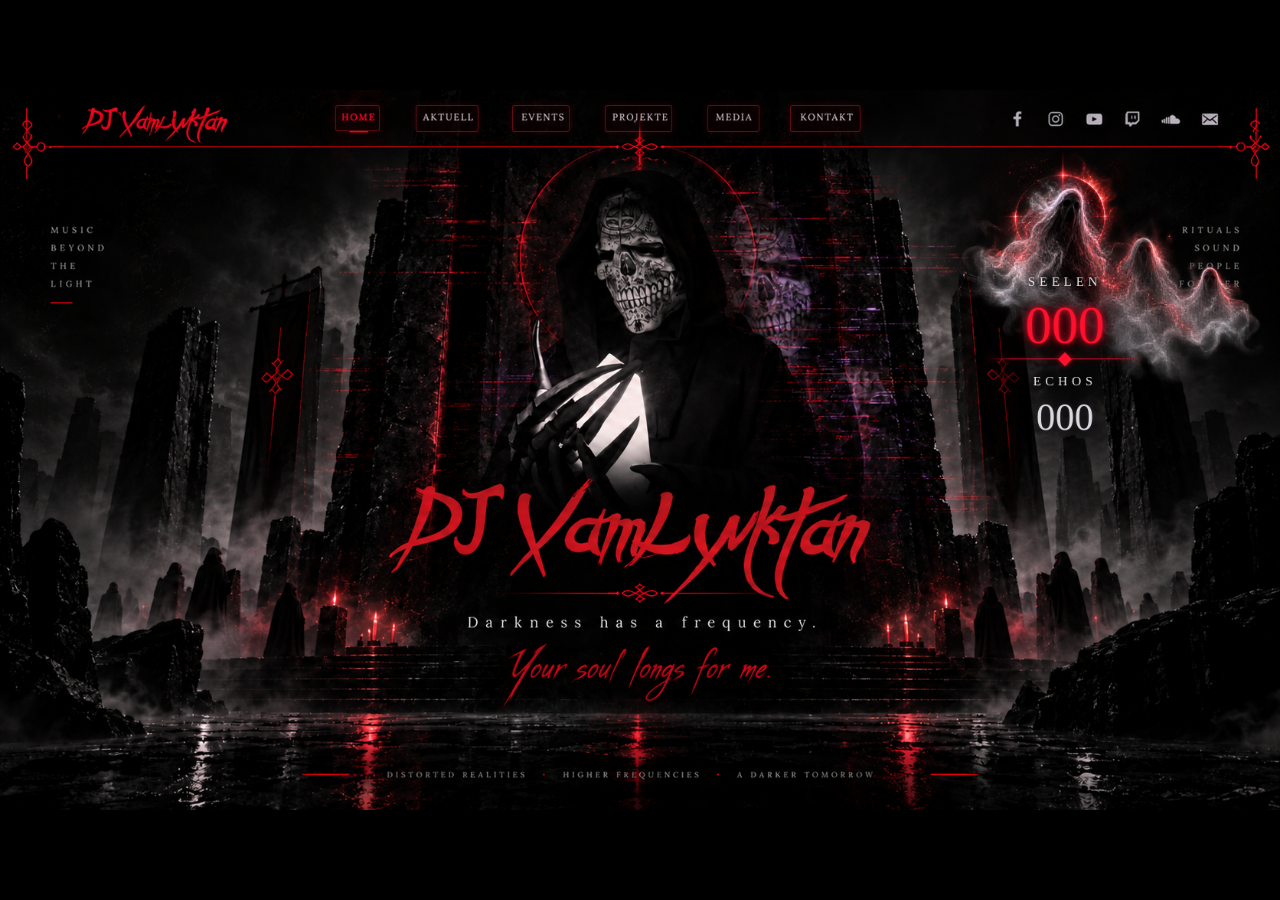
<file: index.html>
<!doctype html>
<html lang="de">
<head>
  <meta charset="utf-8">
  <meta name="viewport" content="width=device-width,initial-scale=1">
  <title>DJ VamLykTan</title>
  <meta name="description" content="Offizielle Homepage von DJ VamLykTan">
  <link rel="stylesheet" href="counter.css">

  <style>
    #rotate-device {
      display: none;
    }

    @media (max-width: 900px) and (orientation: portrait) and (pointer: coarse) {
      html,
      body {
        width: 100%;
        height: 100%;
        margin: 0;
        overflow: hidden;
        background: #030005;
      }

      #viewport,
      #debug-panel {
        display: none !important;
      }

      #rotate-device {
        position: fixed;
        inset: 0;
        z-index: 999999;
        display: flex;
        align-items: center;
        justify-content: center;
        box-sizing: border-box;
        padding: 24px;
        overflow: hidden;
        color: #f4e7ff;
        text-align: center;
        background:
          radial-gradient(circle at 50% 32%, rgba(218, 63, 255, .23), transparent 35%),
          radial-gradient(circle at 18% 78%, rgba(135, 0, 255, .16), transparent 34%),
          linear-gradient(180deg, #100014 0%, #050008 55%, #010102 100%);
      }

      #rotate-device::before {
        content: "";
        position: absolute;
        inset: 0;
        pointer-events: none;
        opacity: .62;
        background:
          repeating-linear-gradient(
            180deg,
            rgba(239, 94, 255, .035) 0,
            rgba(239, 94, 255, .035) 2px,
            transparent 2px,
            transparent 8px
          ),
          linear-gradient(90deg, transparent, rgba(217, 83, 255, .08), transparent);
      }

      .rotate-card {
        position: relative;
        width: min(82vw, 380px);
        box-sizing: border-box;
        padding: 34px 24px 30px;
        border: 1px solid rgba(224, 91, 255, .68);
        background: rgba(12, 0, 17, .82);
        box-shadow:
          inset 0 0 22px rgba(216, 73, 255, .12),
          0 0 30px rgba(202, 39, 255, .24),
          0 0 70px rgba(141, 0, 255, .10);
      }

      .rotate-phone {
        position: relative;
        width: 58px;
        height: 96px;
        margin: 0 auto 30px;
        border: 2px solid #e26cff;
        border-radius: 10px;
        box-shadow:
          inset 0 0 14px rgba(226, 108, 255, .14),
          0 0 18px rgba(226, 108, 255, .32);
        transform: rotate(90deg);
      }

      .rotate-phone::before {
        content: "";
        position: absolute;
        left: 50%;
        bottom: 6px;
        width: 7px;
        height: 7px;
        border: 1px solid #e26cff;
        border-radius: 50%;
        transform: translateX(-50%);
        box-shadow: 0 0 8px rgba(226, 108, 255, .65);
      }

      .rotate-phone::after {
        content: "↻";
        position: absolute;
        left: 50%;
        top: 50%;
        color: #f19cff;
        font-size: 34px;
        line-height: 1;
        text-shadow: 0 0 14px rgba(226, 108, 255, .70);
        transform: translate(-50%, -50%) rotate(-90deg);
      }

      .rotate-title {
        margin: 0;
        color: #ed83ff;
        font-family: Georgia, "Times New Roman", serif;
        font-size: clamp(28px, 8vw, 42px);
        font-weight: 700;
        line-height: 1.1;
        letter-spacing: .12em;
        text-transform: uppercase;
        text-shadow:
          0 0 10px rgba(236, 104, 255, .48),
          0 0 24px rgba(184, 42, 255, .24);
      }

      .rotate-line {
        width: 128px;
        height: 1px;
        margin: 20px auto 18px;
        background: linear-gradient(90deg, transparent, #e26cff, transparent);
        box-shadow: 0 0 12px rgba(226, 108, 255, .70);
      }

      .rotate-text {
        margin: 0;
        color: rgba(244, 231, 255, .82);
        font-family: Georgia, "Times New Roman", serif;
        font-size: 13px;
        line-height: 1.65;
        letter-spacing: .14em;
        text-transform: uppercase;
      }
    }
  </style>

  <script src="debug-auth.js"></script>
  <script src="counter.js" defer></script>
  <script src="gothic-enter.js" defer></script>
  <script src="counter-live.js" defer></script>
  <script src="ios-note.js" defer></script>
</head>
<body>
  <div id="rotate-device" role="status" aria-live="polite">
    <div class="rotate-card">
      <div class="rotate-phone" aria-hidden="true"></div>
      <h1 class="rotate-title">GERÄT DREHEN</h1>
      <div class="rotate-line" aria-hidden="true"></div>
      <p class="rotate-text">Diese Seite ist auf dem Handy nur im Landscape-Modus verfügbar.</p>
    </div>
  </div>

  <main id="viewport" aria-label="DJ VamLykTan">
    <div id="stage">
      <img id="hero-image" class="hero-image"
           src="images/Gothic.png"
           alt="DJ VamLykTan Hero">

      <img id="soul-overlay" class="soul-overlay"
           src="images/Gothic_Soul.png"
           alt=""
           aria-hidden="true">

      <aside id="soul-readout" aria-label="Seelen und Echos">
        <section class="counter counter-souls" aria-label="Seelen">
          <span class="counter-label">SEELEN</span>
          <strong id="souls" class="counter-value soul-value">000</strong>
        </section>

        <div class="counter-divider" aria-hidden="true">
          <span class="divider-diamond"></span>
        </div>

        <section class="counter counter-echoes" aria-label="Echos">
          <span class="counter-label">ECHOS</span>
          <strong id="echoes" class="counter-value echo-value">000</strong>
        </section>
      </aside>
    </div>
  </main>

  <form id="debug-panel" autocomplete="off" hidden>
    <label>Bild
      <select id="debug-hero">
        <option value="gothic">Gothic</option>
        <option value="main">mainbackground</option>
        <option value="psycho">Psycho</option>
      </select>
    </label>

    <label>Seelen
      <input id="debug-souls" type="number" min="0" step="1">
    </label>

    <label>Echos
      <input id="debug-echoes" type="number" min="0" step="1">
    </label>

    <button type="submit">Setzen</button>
  </form>
</body>
</html>
</file>
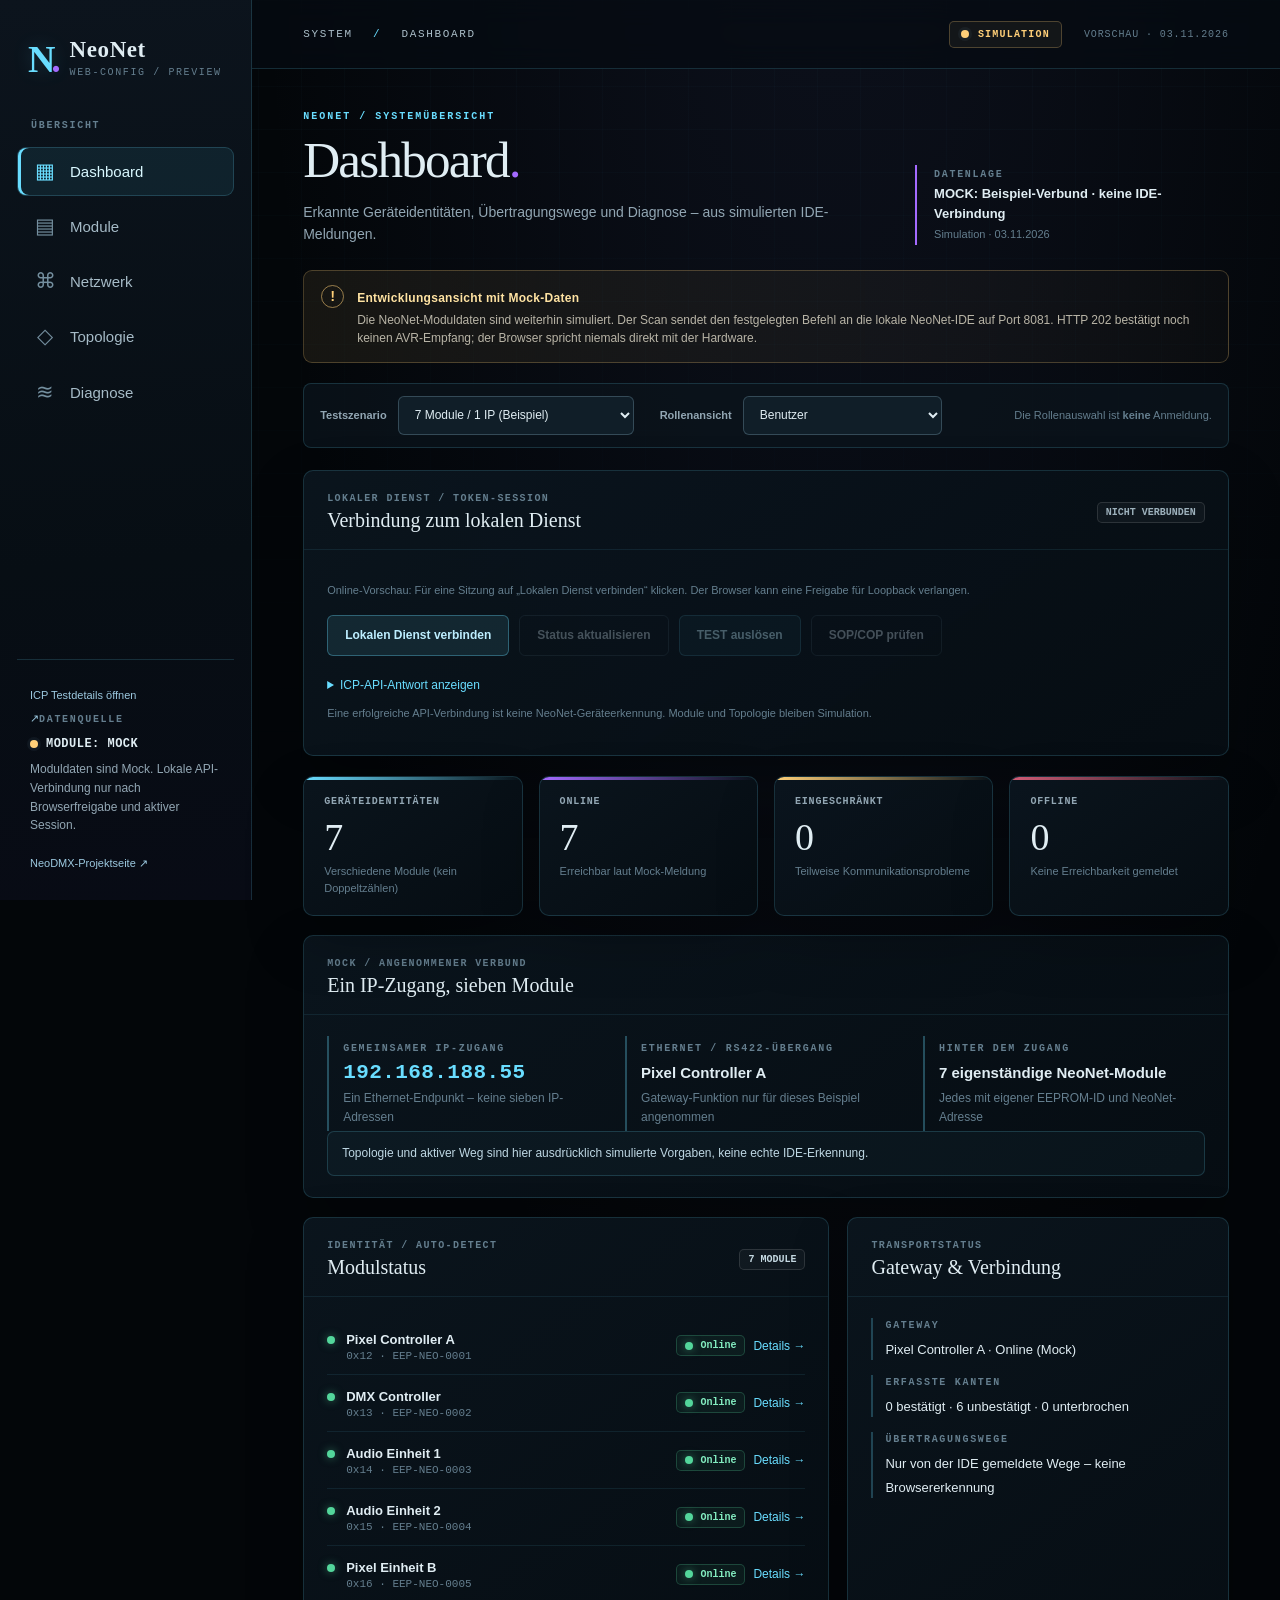
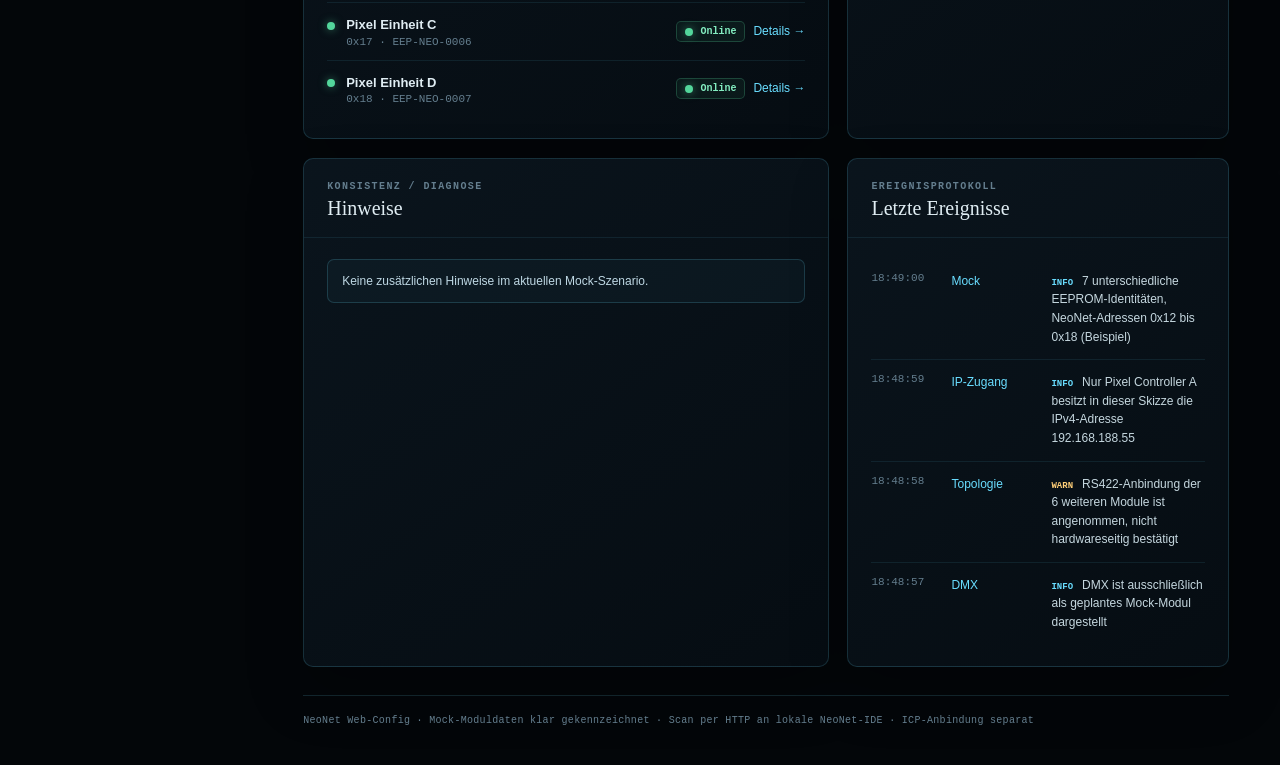
<file: neonet/index.html>
<!doctype html>
<html lang="de">
<head>
  <meta charset="utf-8">
  <meta name="viewport" content="width=device-width, initial-scale=1">
  <meta name="color-scheme" content="dark">
  <meta name="description" content="NeoNet Web-Config – NeoNet Web-Config mit live IDE-Scan und getrennten Mock-Moduldaten">
  <meta http-equiv="Content-Security-Policy" content="default-src 'self'; script-src 'self'; style-src 'self'; img-src 'self' data:; connect-src 'self' http://127.0.0.1:8080 http://127.0.0.1:8081; object-src 'none'; base-uri 'none'; form-action 'none'">
  <title>NeoNet Web-Config | Mock-Vorschau</title>
  <link rel="stylesheet" href="css/styles.css">
  <script src="js/core.js" defer></script>
  <script src="js/mocks.js" defer></script>
  <script src="js/neonet-ide-scan.js" defer></script>
  <script src="js/neonet-ide-transport.js" defer></script>
  <script src="js/app.js" defer></script>
  <script src="js/deployment.js" defer></script>
  <script src="js/online-client.js" defer></script>
  <script src="js/online-dashboard.js" defer></script>
</head>
<body>
  <a class="skip-link" href="#main">Zum Inhalt</a>
  <div class="app-shell">
    <aside class="sidebar" aria-label="Navigation">
      <a class="brand" href="index.html" aria-label="NeoNet Web-Config – Startseite"><span class="brand-symbol">N<span class="brand-dot">.</span></span><span><strong>NeoNet</strong><small>WEB-CONFIG / PREVIEW</small></span></a>
      <div class="sidebar-section-caption">ÜBERSICHT</div>
      <nav id="nav" class="nav" aria-label="Funktionsbereiche">
        <button type="button" class="nav-item active" data-page="dashboard" aria-current="page"><span class="nav-symbol">▦</span> Dashboard</button>
        <button type="button" class="nav-item" data-page="modules"><span class="nav-symbol">▤</span> Module</button>
        <button type="button" class="nav-item" data-page="network"><span class="nav-symbol">⌘</span> Netzwerk</button>
        <button type="button" class="nav-item" data-page="topology"><span class="nav-symbol">◇</span> Topologie</button>
        <button type="button" class="nav-item" data-page="diagnostics"><span class="nav-symbol">≋</span> Diagnose</button>
      </nav>
      <div class="sidebar-bottom"><a class="local-test-link" href="icp-test.html">ICP Testdetails öffnen ↗</a><span class="small-kicker">DATENQUELLE</span><div class="side-status"><span class="status-dot warning"></span><span>MODULE: MOCK</span></div><p>Moduldaten sind Mock. Lokale API-Verbindung nur nach Browserfreigabe und aktiver Session.</p><a href="https://vamlyktan.github.io/projects/NeoDMX/NeoDMX_Info.html" rel="noopener noreferrer" target="_blank">NeoDMX-Projektseite ↗</a></div>
    </aside>
    <div class="workspace">
      <header class="topbar"><div class="mobile-brand">NeoNet <span>CONFIG</span></div><div class="breadcrumb" id="breadcrumb">SYSTEM <span>/</span> DASHBOARD</div><div class="header-tools"><span class="header-chip"><span class="status-dot warning"></span>SIMULATION</span><span class="header-version">VORSCHAU · 03.11.2026</span></div></header>
      <main id="main" tabindex="-1">
        <div class="page-heading"><div><div class="eyebrow" id="page-kicker">NEONET / SYSTEMÜBERSICHT</div><h1 id="page-title">Dashboard<span class="title-accent">.</span></h1><p id="page-subtitle" class="page-subtitle">Erkannte Geräteidentitäten, Übertragungswege und Diagnose – aus simulierten IDE-Meldungen.</p></div><div class="source-panel"><span class="small-kicker">DATENLAGE</span><strong id="source-status">Mock-Daten</strong><span id="source-updated" class="small-muted">Keine Live-Geräte</span></div></div>
        <div class="mock-banner" role="status"><span class="banner-icon">!</span><div><strong>Entwicklungsansicht mit Mock-Daten</strong><p>Die NeoNet-Moduldaten sind weiterhin simuliert. Der Scan sendet den festgelegten Befehl an die lokale NeoNet-IDE auf Port 8081. HTTP 202 bestätigt noch keinen AVR-Empfang; der Browser spricht niemals direkt mit der Hardware.</p></div></div>
        <div class="control-strip"><label for="scenario">Testszenario</label><select id="scenario"><option value="seven" selected>7 Module / 1 IP (Beispiel)</option><option value="normal">Ursprungs-Mock (N: Adresskonflikt)</option><option value="gateway">Gateway offline</option><option value="unknown">Topologie unklar</option><option value="addresses">Gleiche Adresse im Verbund</option></select><label for="role">Rollenansicht</label><select id="role"><option value="user">Benutzer</option><option value="admin">Administrator (nur Vorschau)</option></select><span class="strip-note">Die Rollenauswahl ist <strong>keine</strong> Anmeldung.</span></div>
        <section class="panel icp-live-panel" aria-labelledby="icp-live-heading">
      <div class="panel-header"><div><div class="panel-kicker">LOKALER DIENST / TOKEN-SESSION</div><h2 id="icp-live-heading" class="panel-heading">Verbindung zum lokalen Dienst</h2></div><span id="icp-live-status" class="pill unknown">NICHT VERBUNDEN</span></div>
      <div class="panel-body"><p id="icp-live-details" class="small-muted">Sitzung nur auf Wunsch herstellen. Browserberechtigung kann erforderlich sein.</p>
      <div class="actions"><button id="icp-live-connect" class="btn" type="button">Lokalen Dienst verbinden</button><button id="icp-live-refresh" class="btn secondary" type="button" disabled>Status aktualisieren</button><button id="icp-live-test" class="btn" type="button" disabled>TEST auslösen</button><button id="icp-live-check" class="btn secondary" type="button" disabled>SOP/COP prüfen</button></div>
      <details class="icp-live-raw"><summary>ICP-API-Antwort anzeigen</summary><pre id="icp-live-output">Noch keine Antwort</pre></details>
      <p class="small-muted">Eine erfolgreiche API-Verbindung ist keine NeoNet-Geräteerkennung. Module und Topologie bleiben Simulation.</p></div>
    </section>
    <div id="view" aria-live="polite"></div>
        <footer>NeoNet Web-Config · Mock-Moduldaten klar gekennzeichnet · Scan per HTTP an lokale NeoNet-IDE · ICP-Anbindung separat</footer>
      </main>
    </div>
  </div>
</body>
</html>
</file>
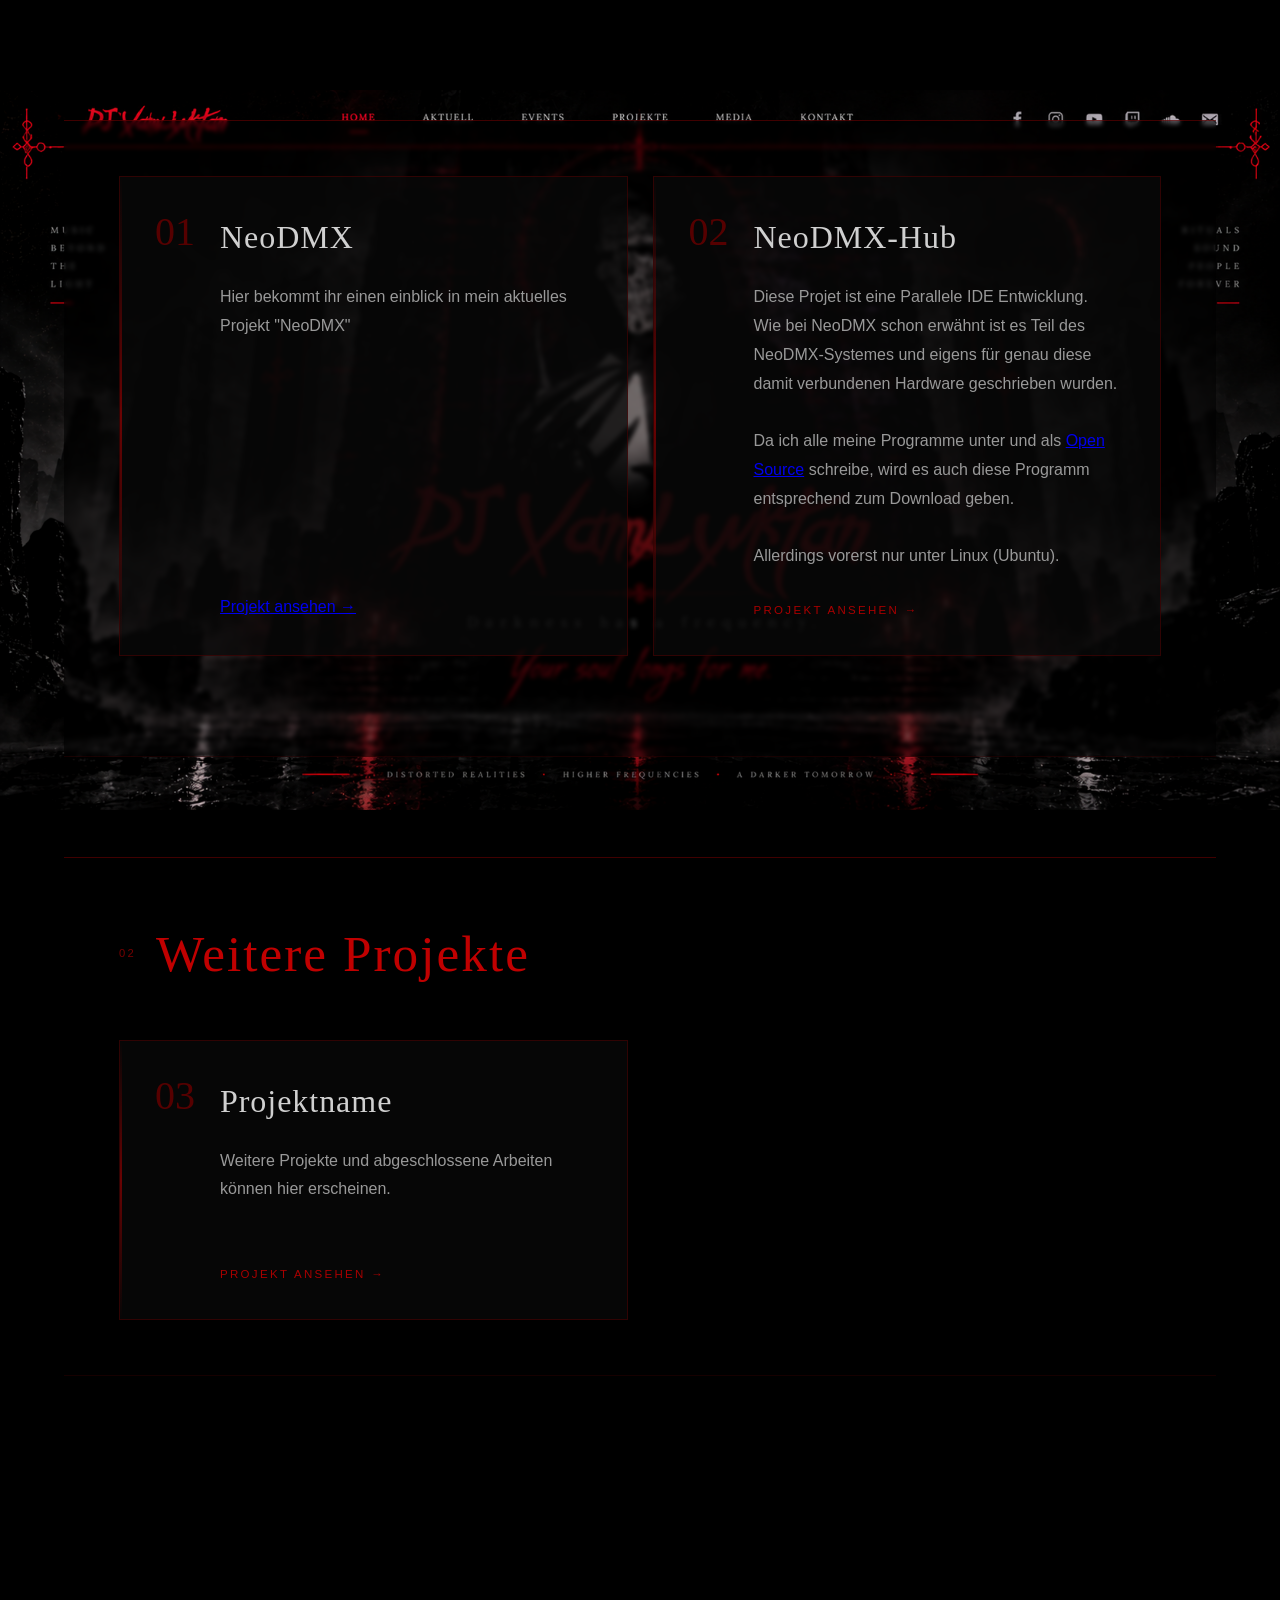
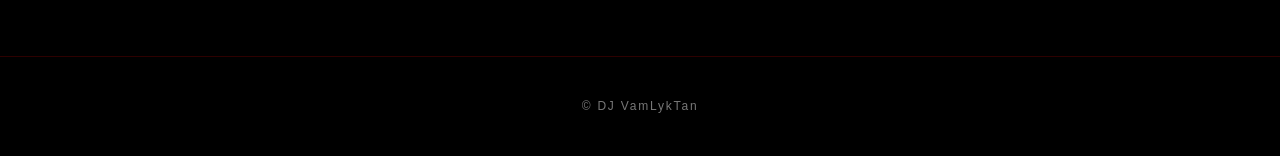
<file: projects/index.html>
<!DOCTYPE html>
<html lang="de">

<head>
    <meta charset="UTF-8">

    <meta name="viewport"
          content="width=device-width, initial-scale=1.0">

    <title>Projekte | DJ VamLykTan</title>

    <meta name="description"
          content="Projekte von DJ VamLykTan">

    <link rel="stylesheet" href="../style.css">
</head>


<body class="projects-page">

    <main class="projects-main">

        <!-- Kopfbereich -->

        <section class="projects-header">

        <!-- Aktuelle Projekte -->

        <section class="projects-section">

            <div class="projects-section-heading">

            <div class="projects-grid">

                <article class="project-card">

                    <div class="project-card-number">
                        01
                    </div>

                    <div class="project-card-content">

                        <h3>
                            NeoDMX
                        </h3>

                        <p>
                            Hier bekommt ihr einen einblick in mein aktuelles Projekt "NeoDMX"
                        </p>

                        <a href="#"
                           class="project-card-link">
                            <a href="NeoDMX/NeoDMX_Info.html" class="project-button">Projekt ansehen →</a>
                        </a>

                    </div>

                </article>


                <article class="project-card">

                    <div class="project-card-number">
                        02
                    </div>

                    <div class="project-card-content">

                        <h3>
                            NeoDMX-Hub
                        </h3>

                        <p>
                            Diese Projet ist eine Parallele IDE Entwicklung.<br>
                            Wie bei NeoDMX schon erwähnt ist es Teil des NeoDMX-Systemes und eigens für genau diese damit verbundenen Hardware geschrieben wurden.<br><br>
                            Da ich alle meine Programme unter und als <a href="https://de.wikipedia.org/wiki/Open_Source">Open Source</a> schreibe, wird es auch diese Programm entsprechend zum Download geben.<br><br>
                            Allerdings vorerst nur unter Linux (Ubuntu).                          
                        </p>

                        <a href="#"
                           class="project-card-link">
                            Projekt ansehen →
                        </a>

                    </div>

                </article>

            </div>

        </section>


        <!-- Weitere Projekte -->

        <section class="projects-section">

            <div class="projects-section-heading">

                <span>02</span>

                <h2>
                    Weitere Projekte
                </h2>

            </div>


            <div class="projects-grid">

                <article class="project-card">

                    <div class="project-card-number">
                        03
                    </div>

                    <div class="project-card-content">

                        <h3>
                            Projektname
                        </h3>

                        <p>
                            Weitere Projekte und abgeschlossene
                            Arbeiten können hier erscheinen.
                        </p>

                        <a href="#"
                           class="project-card-link">
                            Projekt ansehen →
                        </a>

                    </div>

                </article>

            </div>

        </section>

    </main>


    <footer class="site-footer">

        <p>
            © DJ VamLykTan
        </p>

    </footer>

</body>

</html>
</file>
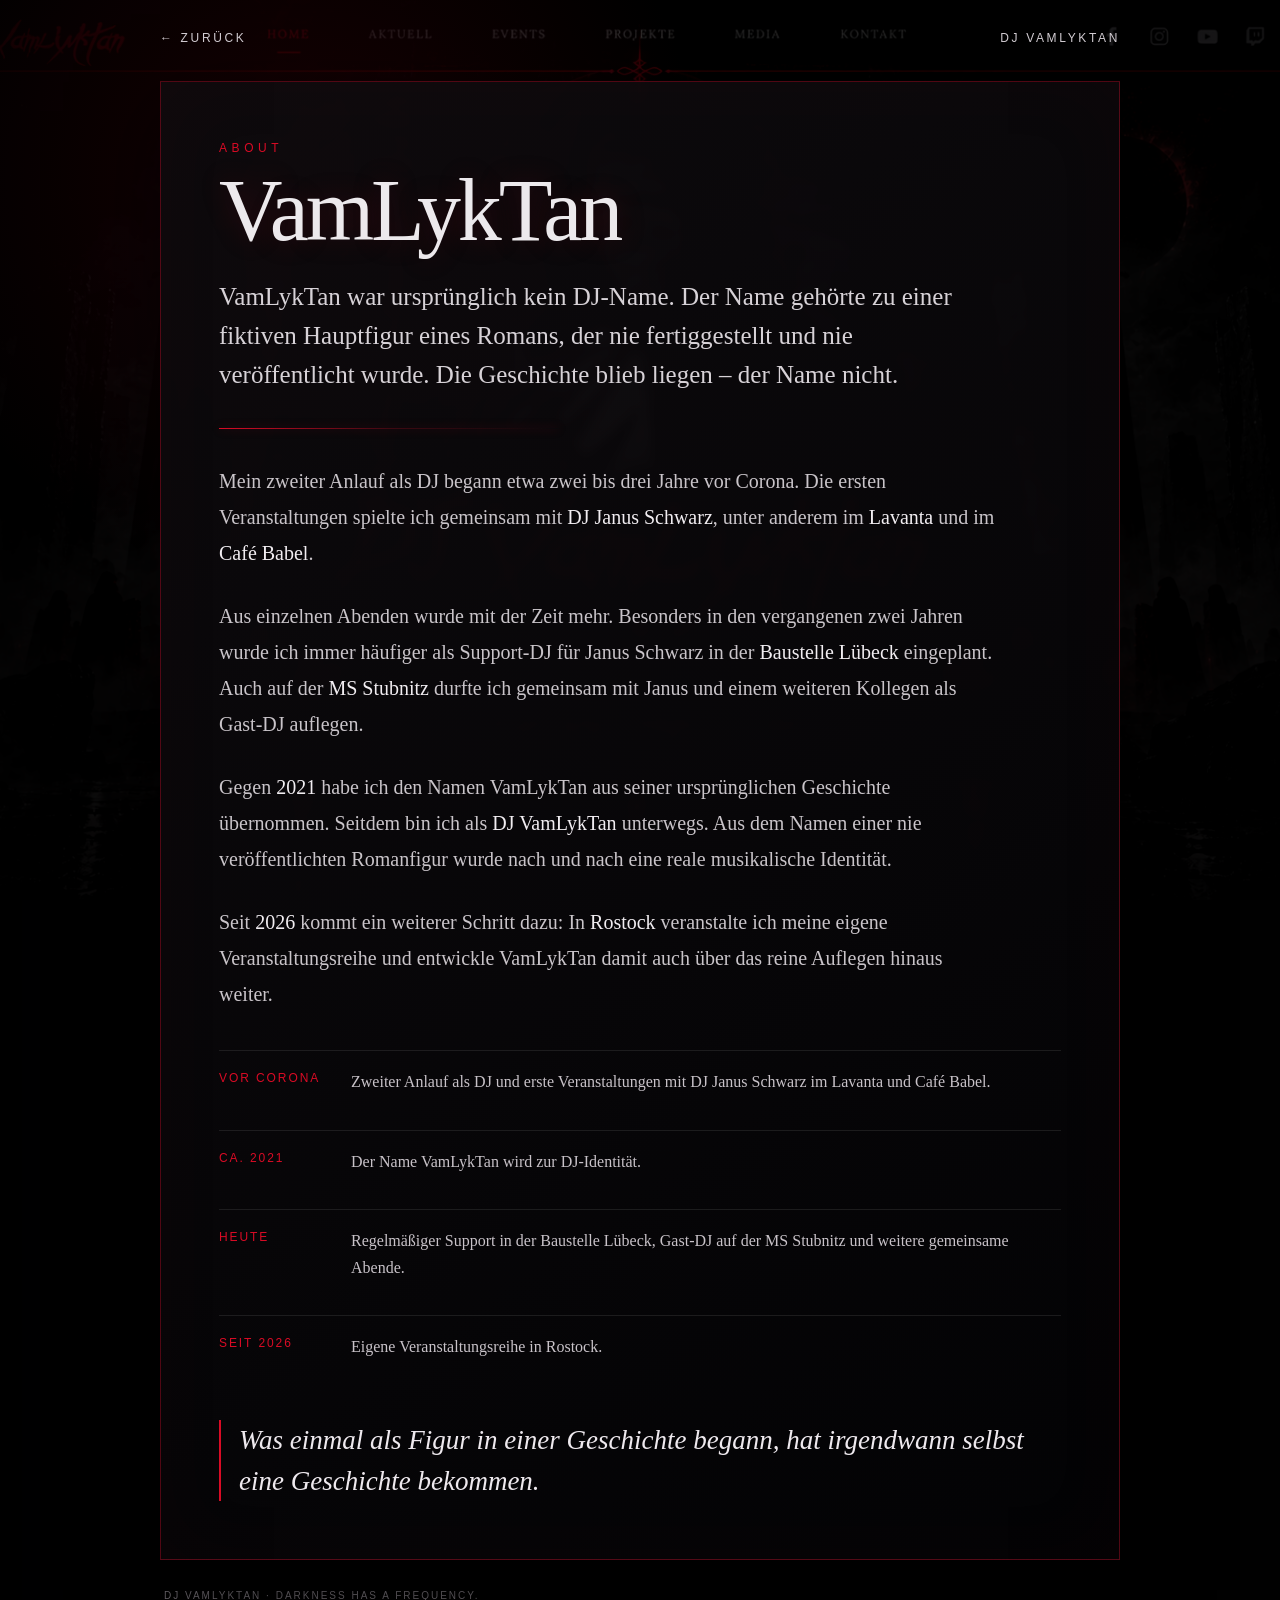
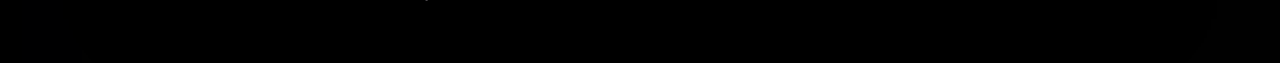
<file: about.html>
<!doctype html>
<html lang="de">
<head>
  <meta charset="utf-8">
  <meta name="viewport" content="width=device-width, initial-scale=1">
  <title>About VamLykTan | DJ VamLykTan</title>
  <meta name="description" content="Die Geschichte hinter VamLykTan – vom Namen einer nie veröffentlichten Romanfigur zur DJ-Identität.">
  <style>
    :root {
      color-scheme: dark;
      --red: #d90b25;
      --red-soft: rgba(217,11,37,.38);
      --text: #ece9ec;
      --muted: #aaa4aa;
      --panel: rgba(5,5,7,.82);
    }

    * { box-sizing: border-box; }

    html { min-height: 100%; background: #050506; }

    body {
      margin: 0;
      min-height: 100vh;
      color: var(--text);
      font-family: Georgia, "Times New Roman", serif;
      background:
        linear-gradient(90deg, rgba(0,0,0,.92) 0%, rgba(0,0,0,.76) 48%, rgba(0,0,0,.88) 100%),
        url("images/mainbackground.png") center / cover fixed no-repeat;
    }

    body::before {
      content: "";
      position: fixed;
      inset: 0;
      pointer-events: none;
      background:
        radial-gradient(circle at 24% 20%, rgba(170,0,26,.13), transparent 34%),
        linear-gradient(180deg, rgba(0,0,0,.08), rgba(0,0,0,.58));
    }

    .page {
      position: relative;
      z-index: 1;
      width: min(960px, calc(100% - 34px));
      margin: 0 auto;
      padding: 28px 0 60px;
    }

    .topbar {
      display: flex;
      justify-content: space-between;
      align-items: center;
      gap: 20px;
      padding: 2px 0 34px;
    }

    .back,
    .home {
      color: #d6d0d6;
      text-decoration: none;
      text-transform: uppercase;
      letter-spacing: .22em;
      font: 12px/1.4 Arial, sans-serif;
      transition: color .2s ease, text-shadow .2s ease;
    }

    .back:hover,
    .home:hover,
    .back:focus-visible,
    .home:focus-visible {
      color: #fff;
      text-shadow: 0 0 12px rgba(217,11,37,.8);
      outline: none;
    }

    .about {
      padding: clamp(26px, 5vw, 58px);
      border: 1px solid rgba(185,14,38,.42);
      background:
        linear-gradient(145deg, rgba(14,11,14,.91), rgba(3,3,5,.84));
      box-shadow:
        0 30px 80px rgba(0,0,0,.62),
        inset 0 0 80px rgba(120,0,18,.045);
      backdrop-filter: blur(5px);
    }

    .eyebrow {
      margin: 0 0 12px;
      color: var(--red);
      text-transform: uppercase;
      letter-spacing: .38em;
      font: 12px/1.4 Arial, sans-serif;
    }

    h1 {
      margin: 0;
      font-size: clamp(42px, 8vw, 88px);
      line-height: .95;
      font-weight: 400;
      letter-spacing: -.035em;
      text-shadow: 0 0 28px rgba(150,0,25,.24);
    }

    .lead {
      max-width: 760px;
      margin: 26px 0 0;
      color: #d7d2d7;
      font-size: clamp(19px, 2.4vw, 25px);
      line-height: 1.55;
    }

    .rule {
      width: min(340px, 70%);
      height: 1px;
      margin: 34px 0;
      background: linear-gradient(90deg, var(--red), rgba(217,11,37,.25), transparent);
      box-shadow: 0 0 10px var(--red-soft);
    }

    .story {
      max-width: 780px;
      font-size: clamp(17px, 2vw, 20px);
      line-height: 1.8;
      color: #c9c4c9;
    }

    .story p { margin: 0 0 1.35em; }
    .story strong { color: #f1edf1; font-weight: 400; }

    .timeline {
      display: grid;
      gap: 16px;
      margin-top: 38px;
    }

    .moment {
      display: grid;
      grid-template-columns: 110px 1fr;
      gap: 22px;
      padding: 18px 0;
      border-top: 1px solid rgba(255,255,255,.09);
    }

    .moment .when {
      color: var(--red);
      text-transform: uppercase;
      letter-spacing: .16em;
      font: 12px/1.55 Arial, sans-serif;
    }

    .moment p {
      margin: 0;
      color: #c8c2c8;
      font-size: 16px;
      line-height: 1.65;
    }

    .closing {
      margin: 42px 0 0;
      padding-left: 18px;
      border-left: 2px solid var(--red);
      color: #eee9ee;
      font-size: clamp(20px, 2.5vw, 27px);
      line-height: 1.5;
      font-style: italic;
    }

    footer {
      padding: 28px 4px 0;
      color: #716c72;
      text-transform: uppercase;
      letter-spacing: .2em;
      font: 10px/1.5 Arial, sans-serif;
    }

    @media (max-width: 620px) {
      body { background-attachment: scroll; }
      .page { width: min(100% - 20px, 960px); padding-top: 18px; }
      .topbar { padding-bottom: 20px; }
      .about { padding: 26px 22px 30px; }
      .moment { grid-template-columns: 1fr; gap: 7px; }
      .home { display: none; }
    }
  </style>
</head>
<body>
  <main class="page">
    <nav class="topbar" aria-label="Seitennavigation">
      <a class="back" href="index.html">← Zurück</a>
      <a class="home" href="index.html">DJ VamLykTan</a>
    </nav>

    <article class="about">
      <p class="eyebrow">About</p>
      <h1>VamLykTan</h1>

      <p class="lead">
        VamLykTan war ursprünglich kein DJ-Name. Der Name gehörte zu einer fiktiven Hauptfigur eines Romans, der nie fertiggestellt und nie veröffentlicht wurde. Die Geschichte blieb liegen – der Name nicht.
      </p>

      <div class="rule" aria-hidden="true"></div>

      <div class="story">
        <p>
          Mein zweiter Anlauf als DJ begann etwa zwei bis drei Jahre vor Corona. Die ersten Veranstaltungen spielte ich gemeinsam mit <strong>DJ Janus Schwarz</strong>, unter anderem im <strong>Lavanta</strong> und im <strong>Café Babel</strong>.
        </p>

        <p>
          Aus einzelnen Abenden wurde mit der Zeit mehr. Besonders in den vergangenen zwei Jahren wurde ich immer häufiger als Support-DJ für Janus Schwarz in der <strong>Baustelle Lübeck</strong> eingeplant. Auch auf der <strong>MS Stubnitz</strong> durfte ich gemeinsam mit Janus und einem weiteren Kollegen als Gast-DJ auflegen.
        </p>

        <p>
          Gegen <strong>2021</strong> habe ich den Namen VamLykTan aus seiner ursprünglichen Geschichte übernommen. Seitdem bin ich als <strong>DJ VamLykTan</strong> unterwegs. Aus dem Namen einer nie veröffentlichten Romanfigur wurde nach und nach eine reale musikalische Identität.
        </p>

        <p>
          Seit <strong>2026</strong> kommt ein weiterer Schritt dazu: In <strong>Rostock</strong> veranstalte ich meine eigene Veranstaltungsreihe und entwickle VamLykTan damit auch über das reine Auflegen hinaus weiter.
        </p>
      </div>

      <section class="timeline" aria-label="Stationen">
        <div class="moment">
          <span class="when">Vor Corona</span>
          <p>Zweiter Anlauf als DJ und erste Veranstaltungen mit DJ Janus Schwarz im Lavanta und Café Babel.</p>
        </div>
        <div class="moment">
          <span class="when">ca. 2021</span>
          <p>Der Name VamLykTan wird zur DJ-Identität.</p>
        </div>
        <div class="moment">
          <span class="when">Heute</span>
          <p>Regelmäßiger Support in der Baustelle Lübeck, Gast-DJ auf der MS Stubnitz und weitere gemeinsame Abende.</p>
        </div>
        <div class="moment">
          <span class="when">Seit 2026</span>
          <p>Eigene Veranstaltungsreihe in Rostock.</p>
        </div>
      </section>

      <p class="closing">
        Was einmal als Figur in einer Geschichte begann, hat irgendwann selbst eine Geschichte bekommen.
      </p>
    </article>

    <footer>DJ VamLykTan · Darkness has a frequency.</footer>
  </main>
</body>
</html>
</file>
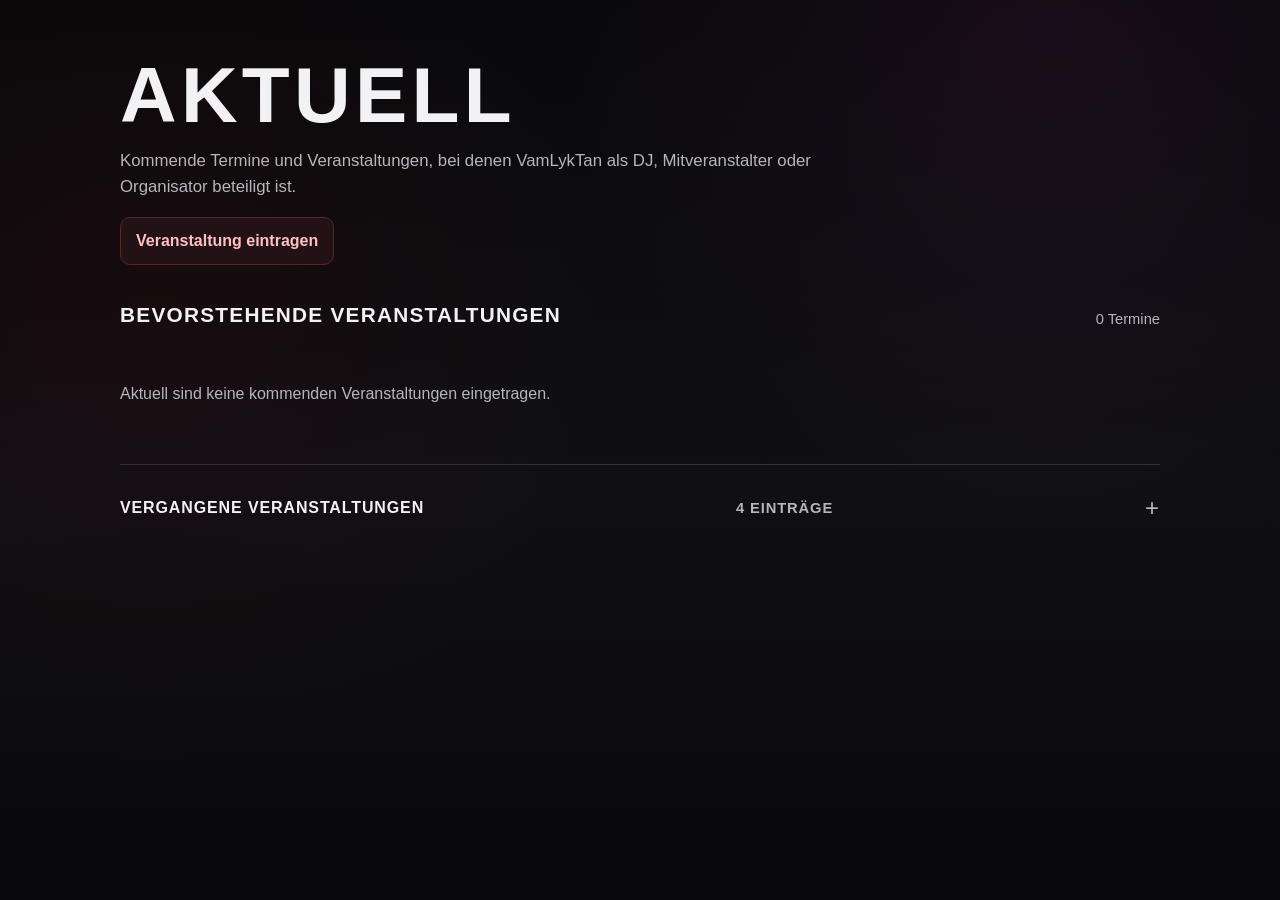
<file: current.html>
<!DOCTYPE html>
<html lang="de">
<head>
<meta charset="utf-8">
<meta name="viewport" content="width=device-width, initial-scale=1">
<title>Aktuell – VamLykTan</title>
<style>
:root{
  --bg:#09090b;
  --panel:rgba(20,20,25,.92);
  --text:#f2f2f4;
  --muted:#b5b5bd;
  --line:#303038;
  --accent:#99191f;
  --accent-soft:#2b1215;
}
*{box-sizing:border-box}
html{background:var(--bg)}
body{
  margin:0;
  color:var(--text);
  font-family:Arial,Helvetica,sans-serif;
  line-height:1.5;
  min-height:100vh;
  background:
    radial-gradient(circle at 82% 4%, rgba(112,36,105,.14), transparent 30rem),
    radial-gradient(circle at 12% 35%, rgba(110,0,0,.10), transparent 28rem),
    linear-gradient(180deg,#09090b 0%,#101014 55%,#09090b 100%);
}
body::before{
  content:"";
  position:fixed;
  inset:0;
  pointer-events:none;
  opacity:.16;
  background-image:
    linear-gradient(rgba(255,255,255,.018) 1px, transparent 1px),
    linear-gradient(90deg, rgba(255,255,255,.012) 1px, transparent 1px);
  background-size:42px 42px;
}
main{
  width:min(1040px,92%);
  margin:0 auto;
  padding:58px 0 80px;
  position:relative;
}
h1{
  margin:0;
  font-size:clamp(2.35rem,7vw,4.9rem);
  letter-spacing:.055em;
  line-height:.95;
  text-transform:uppercase;
}
.intro{
  max-width:760px;
  color:var(--muted);
  margin:16px 0 18px;
  font-size:1.05rem;
}
.admin-entry-wrap{
  margin:0 0 34px;
}
.admin-entry-button{
  border:1px solid #5a252a;
  border-radius:10px;
  padding:11px 15px;
  background:#231215;
  color:#ffc0c3;
  font:inherit;
  font-weight:800;
  cursor:pointer;
}
.admin-entry-button:hover{filter:brightness(1.12)}
.admin-entry-button[aria-expanded="true"]{
  border-color:#41414a;
  background:#17171c;
  color:#d7d7dc;
}
.section-head{
  display:flex;
  align-items:end;
  justify-content:space-between;
  gap:18px;
  margin:30px 0 16px;
}
.section-head h2{
  margin:0;
  font-size:1.3rem;
  text-transform:uppercase;
  letter-spacing:.06em;
}
.count{
  color:var(--muted);
  font-size:.92rem;
}
.grid{
  display:grid;
  grid-template-columns:repeat(2,minmax(0,1fr));
  gap:20px;
}
.event-card{
  position:relative;
  overflow:hidden;
  background:linear-gradient(180deg,rgba(26,26,32,.96),rgba(17,17,21,.96));
  border:1px solid var(--line);
  border-radius:18px;
  padding:23px;
  box-shadow:0 14px 36px rgba(0,0,0,.28);
  display:flex;
  flex-direction:column;
  min-height:345px;
}
.event-card::after{
  content:"";
  position:absolute;
  right:-80px;
  bottom:-95px;
  width:220px;
  height:220px;
  border-radius:50%;
  background:radial-gradient(circle,rgba(133,19,25,.16),transparent 68%);
  pointer-events:none;
}
.event-card.past{
  opacity:.72;
  filter:saturate(.7);
  background:linear-gradient(180deg,rgba(21,21,25,.92),rgba(14,14,17,.92));
}
.topline{
  display:flex;
  align-items:center;
  justify-content:space-between;
  gap:12px;
  margin-bottom:10px;
}
.date{
  color:#dadade;
  font-weight:700;
  font-size:.88rem;
  text-transform:uppercase;
  letter-spacing:.055em;
}
.badge{
  flex:0 0 auto;
  font-size:.74rem;
  font-weight:800;
  text-transform:uppercase;
  letter-spacing:.06em;
  border-radius:999px;
  padding:5px 9px;
  border:1px solid #633036;
  background:var(--accent-soft);
  color:#ffc6c9;
}
.past .badge{
  border-color:#43434b;
  background:#202027;
  color:#c4c4ca;
}
.event-card h3{
  margin:3px 0 8px;
  font-size:1.65rem;
  line-height:1.15;
}
.meta{
  color:var(--muted);
  margin-bottom:16px;
}
.role{
  display:inline-block;
  align-self:flex-start;
  border:1px solid #5a252a;
  background:#231215;
  color:#ffc0c3;
  padding:7px 10px;
  border-radius:999px;
  font-weight:700;
  font-size:.86rem;
  margin-bottom:16px;
}
.past .role{
  background:#1d1d22;
  border-color:#3a3a43;
  color:#cacad0;
}
.summary{
  margin:0 0 22px;
  color:#e3e3e7;
}
.past .summary{color:#c1c1c7}
.spacer{flex:1}
.button{
  display:inline-block;
  position:relative;
  z-index:1;
  text-decoration:none;
  text-align:center;
  font-weight:800;
  color:#fff;
  background:var(--accent);
  padding:12px 15px;
  border-radius:10px;
}
details.archive{
  margin-top:38px;
  border-top:1px solid var(--line);
  padding-top:18px;
}
details.archive summary{
  cursor:pointer;
  list-style:none;
  display:flex;
  align-items:center;
  justify-content:space-between;
  gap:15px;
  font-weight:800;
  text-transform:uppercase;
  letter-spacing:.055em;
  padding:7px 0 15px;
}
details.archive summary::-webkit-details-marker{display:none}
details.archive summary::after{
  content:"+";
  font-size:1.5rem;
  color:var(--muted);
  font-weight:400;
}
details.archive[open] summary::after{content:"–"}
.empty{
  display:none;
  color:var(--muted);
  padding:20px 0;
}

/* Debug-/Pflegebereich */
.current-admin{
  margin-top:48px;
  padding:24px;
  border:1px solid #5a252a;
  border-radius:18px;
  background:rgba(25,14,17,.95);
  box-shadow:0 18px 50px rgba(0,0,0,.34);
}
.current-admin[hidden]{display:none}
.current-admin h2{
  margin:0 0 8px;
  font-size:1.5rem;
}
.admin-note{
  color:var(--muted);
  margin:0 0 18px;
}
.admin-status{
  border:1px solid #3b3b44;
  border-radius:10px;
  background:#15151a;
  padding:10px 12px;
  margin-bottom:18px;
  color:#d9d9df;
}
.admin-status[data-type="ok"]{
  border-color:#355a42;
  background:#122018;
}
.admin-status[data-type="error"]{
  border-color:#70343a;
  background:#251215;
}
.admin-form-grid{
  display:grid;
  grid-template-columns:repeat(2,minmax(0,1fr));
  gap:14px;
}
.admin-form-grid label{
  display:flex;
  flex-direction:column;
  gap:6px;
  color:#d8d8dd;
  font-weight:700;
  font-size:.9rem;
}
.admin-form-grid label.full{grid-column:1/-1}
.admin-form-grid input,
.admin-form-grid textarea{
  width:100%;
  border:1px solid #41414a;
  border-radius:9px;
  padding:11px 12px;
  background:#0f0f13;
  color:var(--text);
  font:inherit;
}
.admin-form-grid textarea{
  min-height:110px;
  resize:vertical;
}
.admin-form-actions,
.admin-tools,
.admin-event-actions{
  display:flex;
  flex-wrap:wrap;
  gap:10px;
}
.admin-form-actions{margin-top:16px}
.admin-tools{
  margin:20px 0;
  padding-top:18px;
  border-top:1px solid #38272a;
}
.current-admin button{
  border:1px solid #53535d;
  border-radius:9px;
  padding:10px 13px;
  background:#202027;
  color:#f3f3f5;
  font:inherit;
  font-weight:700;
  cursor:pointer;
}
.current-admin button.primary{
  background:var(--accent);
  border-color:#b12b32;
}
.current-admin button.danger{
  border-color:#6a3338;
  color:#ffb6ba;
}
.current-admin button:hover{filter:brightness(1.12)}
.current-admin button:disabled{opacity:.5;cursor:wait}
.admin-event-list{
  display:grid;
  gap:9px;
}
.admin-event-row{
  display:flex;
  align-items:center;
  justify-content:space-between;
  gap:14px;
  padding:12px;
  border:1px solid #34343c;
  border-radius:10px;
  background:#131318;
}
.admin-event-info{
  display:flex;
  flex-direction:column;
  gap:2px;
  min-width:0;
}
.admin-event-info strong{
  overflow:hidden;
  text-overflow:ellipsis;
}
.admin-event-info span{
  color:var(--muted);
  font-size:.84rem;
}
.admin-event-actions button{
  padding:7px 9px;
  font-size:.82rem;
}

@media(max-width:760px){
  main{padding-top:36px}
  .grid{grid-template-columns:1fr}
  .event-card{min-height:0}
  .section-head{align-items:flex-start;flex-direction:column;gap:4px}
  .current-admin{padding:18px}
  .admin-form-grid{grid-template-columns:1fr}
  .admin-form-grid label.full{grid-column:auto}
  .admin-event-row{align-items:flex-start;flex-direction:column}
}
</style>
</head>
<body>
<main>
  <h1>Aktuell</h1>
  <p class="intro">
    Kommende Termine und Veranstaltungen, bei denen VamLykTan als DJ,
    Mitveranstalter oder Organisator beteiligt ist.
  </p>

  <div class="admin-entry-wrap">
    <button class="admin-entry-button" id="open-current-admin" type="button" aria-controls="current-admin" aria-expanded="false">
      Veranstaltung eintragen
    </button>
  </div>

  <section id="upcoming-section">
    <div class="section-head">
      <h2>Bevorstehende Veranstaltungen</h2>
      <div class="count" id="upcoming-count"></div>
    </div>
    <div class="grid" id="upcoming-events"></div>
    <p class="empty" id="upcoming-empty">Aktuell sind keine kommenden Veranstaltungen eingetragen.</p>
  </section>

  <details class="archive" id="archive">
    <summary>
      <span>Vergangene Veranstaltungen</span>
      <span class="count" id="past-count"></span>
    </summary>
    <div class="grid" id="past-events"></div>
  </details>

  <section class="current-admin" id="current-admin" hidden aria-label="Veranstaltungseditor">
    <h2>Veranstaltungseditor</h2>
    <p class="admin-note">
      Der Editor kann ohne Anmeldung geöffnet werden. Das Passwort wird erst beim Klick auf
      <strong>„Veranstaltung übernehmen“</strong> abgefragt. Änderungen erscheinen danach sofort als Vorschau
      und werden lokal als Entwurf gespeichert. Für die dauerhafte Online-Übernahme wird daraus die Datei
      <code>current-events.js</code> erzeugt.
    </p>

    <div class="admin-status" id="admin-status" data-type="info"></div>

    <form id="event-editor-form" autocomplete="off">
      <div class="admin-form-grid">
        <label class="full">
          Titel
          <input id="admin-title" type="text" required>
        </label>

        <label>
          Beginn
          <input id="admin-start" type="datetime-local" required>
        </label>

        <label>
          Ende
          <input id="admin-end" type="datetime-local" required>
        </label>

        <label class="full">
          Datumsanzeige
          <input id="admin-date-label" type="text" placeholder="Wird automatisch erzeugt">
        </label>

        <label>
          Ort
          <input id="admin-place" type="text" required>
        </label>

        <label>
          Rolle von VamLykTan
          <input id="admin-role" type="text" required>
        </label>

        <label class="full">
          Kurzbeschreibung
          <textarea id="admin-text" required></textarea>
        </label>

        <label class="full">
          Veranstaltungslink
          <input id="admin-url" type="url" inputmode="url" placeholder="https://...">
        </label>
      </div>

      <div class="admin-form-actions">
        <button class="primary" id="admin-submit" type="submit">Veranstaltung übernehmen</button>
        <button id="admin-cancel-edit" type="button" hidden>Bearbeiten abbrechen</button>
      </div>
    </form>

    <div class="admin-tools">
      <button id="admin-device-auth" type="button" hidden>Geräteanmeldung einrichten</button>
      <span class="admin-note">Kopieren/Download erfordern eine gültig formatierte E-Mail-Adresse.</span>
      <button id="admin-copy" type="button">current-events.js kopieren</button>
      <button id="admin-download" type="button">current-events.js herunterladen</button>
      <button class="danger" id="admin-discard" type="button">Lokale Änderungen verwerfen</button>
    </div>

    <div class="admin-event-list" id="admin-event-list"></div>
  </section>
</main>

<script src="current-events.js"></script>
<script>
(() => {
  "use strict";

  const upcoming = document.getElementById("upcoming-events");
  const past = document.getElementById("past-events");
  const upcomingCount = document.getElementById("upcoming-count");
  const pastCount = document.getElementById("past-count");
  const upcomingEmpty = document.getElementById("upcoming-empty");
  const archive = document.getElementById("archive");

  function eventCard(event, isPast) {
    const article = document.createElement("article");
    article.className = "event-card" + (isPast ? " past" : "");
    article.dataset.eventEnd = event.end;

    const top = document.createElement("div");
    top.className = "topline";

    const date = document.createElement("div");
    date.className = "date";
    date.textContent = event.dateLabel || "";

    const badge = document.createElement("div");
    badge.className = "badge";
    badge.textContent = isPast ? "Vergangen" : "Bevorstehend";

    top.append(date, badge);

    const title = document.createElement("h3");
    title.textContent = event.title || "";

    const meta = document.createElement("div");
    meta.className = "meta";
    meta.textContent = event.place || "";

    const role = document.createElement("div");
    role.className = "role";
    role.textContent = event.role || "";

    const summary = document.createElement("p");
    summary.className = "summary";
    summary.textContent = event.text || "";

    const spacer = document.createElement("div");
    spacer.className = "spacer";

    article.append(top, title, meta, role, summary, spacer);

    if (event.url) {
      const link = document.createElement("a");
      link.className = "button";
      link.href = event.url;
      link.target = "_blank";
      link.rel = "noopener noreferrer";
      link.textContent = "Zur Facebook-Veranstaltung";
      article.appendChild(link);
    }

    return article;
  }

  window.VLTRenderEvents = function renderEvents() {
    const events = Array.isArray(window.VLT_EVENTS) ? window.VLT_EVENTS : [];
    const now = new Date();

    const upcomingEvents = events
      .filter(event => new Date(event.end) >= now)
      .sort((a, b) => new Date(a.start) - new Date(b.start));

    const pastEvents = events
      .filter(event => new Date(event.end) < now)
      .sort((a, b) => new Date(b.start) - new Date(a.start));

    upcoming.replaceChildren(...upcomingEvents.map(event => eventCard(event, false)));
    past.replaceChildren(...pastEvents.map(event => eventCard(event, true)));

    upcomingCount.textContent = upcomingEvents.length === 1
      ? "1 Termin"
      : `${upcomingEvents.length} Termine`;

    pastCount.textContent = pastEvents.length === 1
      ? "1 Eintrag"
      : `${pastEvents.length} Einträge`;

    upcomingEmpty.style.display = upcomingEvents.length ? "none" : "block";
    archive.style.display = pastEvents.length ? "block" : "none";
  };

  window.VLTRenderEvents();
})();
</script>
<script src="current-auth.js"></script>
<script src="current-admin.js"></script>
</body>
</html>
</file>
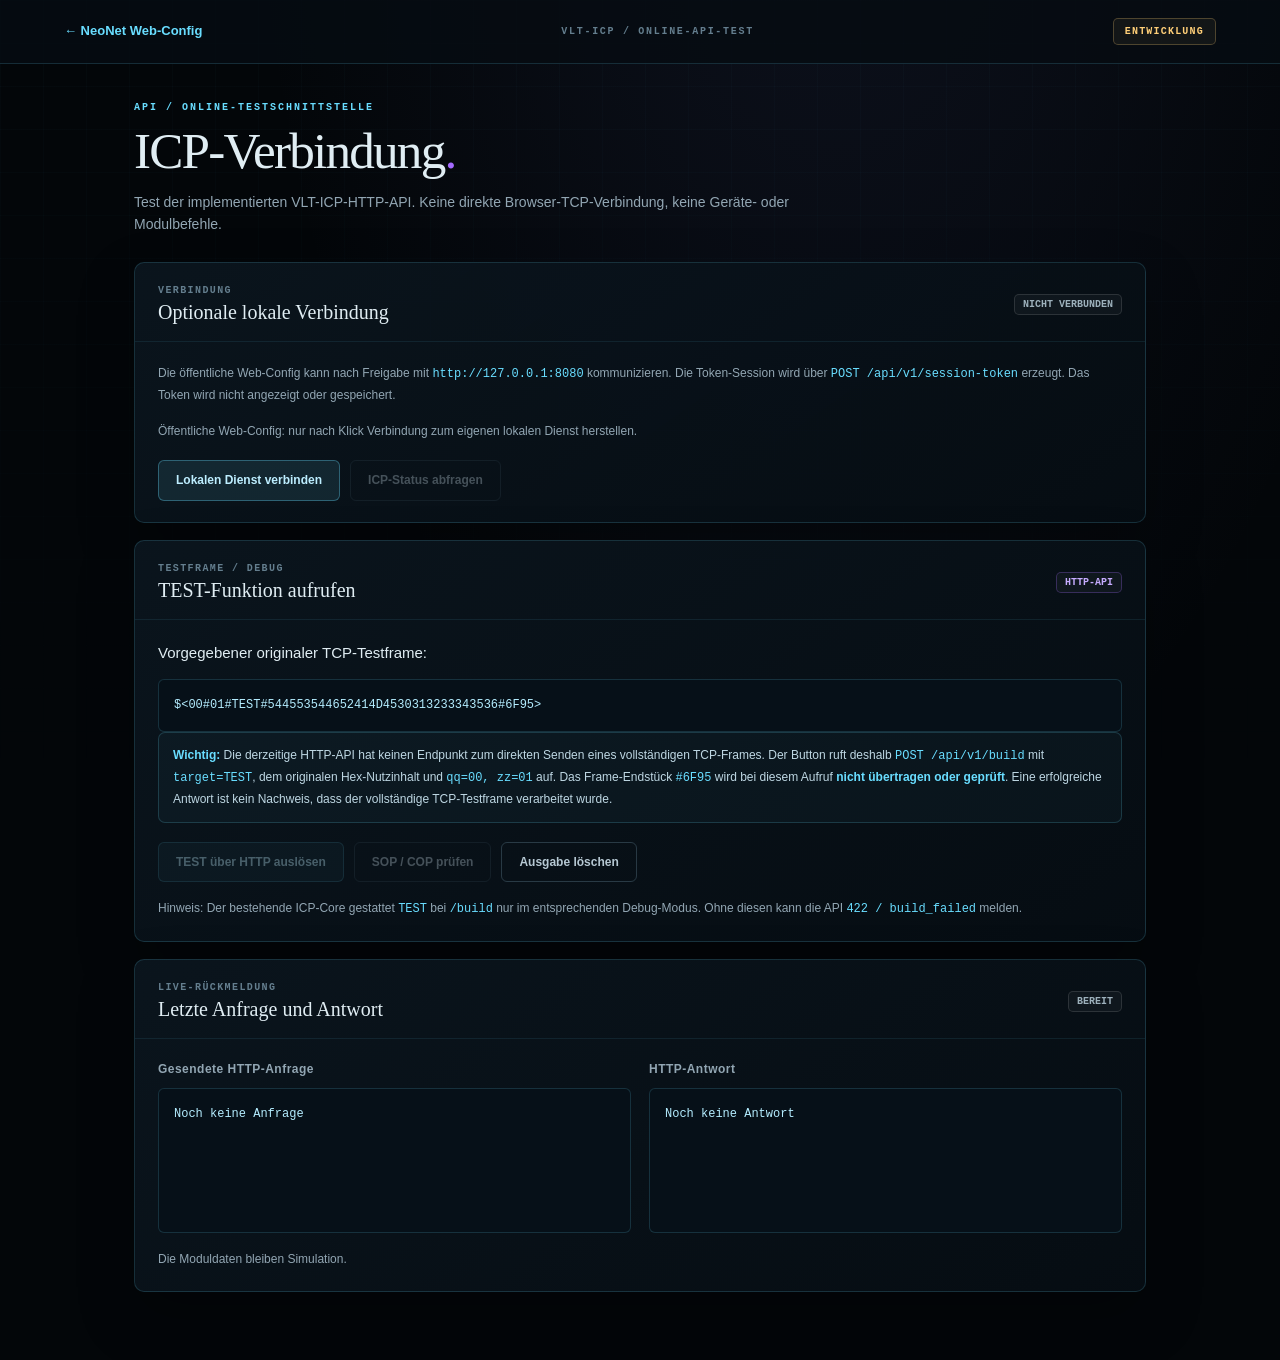
<file: neonet/icp-test.html>
<!doctype html>
<html lang="de">
<head>
  <meta charset="utf-8">
  <meta name="viewport" content="width=device-width, initial-scale=1">
  <meta name="color-scheme" content="dark">
  <meta http-equiv="Content-Security-Policy" content="default-src 'none'; script-src 'self'; style-src 'self'; connect-src 'self' http://127.0.0.1:8080; object-src 'none'; base-uri 'none'; form-action 'none'">
  <meta name="referrer" content="no-referrer">
  <title>ICP HTTP-Test | NeoNet Web-Config</title>
  <link rel="stylesheet" href="css/styles.css">
  <link rel="stylesheet" href="css/icp-test.css">
  <script src="js/deployment.js" defer></script>
  <script src="js/online-client.js" defer></script>
  <script src="js/online-test.js" defer></script>
</head>
<body>
  <a class="skip-link" href="#main">Zum Inhalt</a>
  <header class="test-topbar"><a href="index.html" class="test-back">← NeoNet Web-Config</a><span class="small-kicker">VLT-ICP / ONLINE-API-TEST</span><span class="header-chip">ENTWICKLUNG</span></header>
  <main id="main" class="test-main">
    <div class="eyebrow">API / ONLINE-TESTSCHNITTSTELLE</div>
    <h1>ICP-Verbindung<span class="title-accent">.</span></h1>
    <p class="page-subtitle">Test der implementierten VLT-ICP-HTTP-API. Keine direkte Browser-TCP-Verbindung, keine Geräte- oder Modulbefehle.</p>

    <section class="panel test-section" aria-labelledby="connection-heading">
      <div class="panel-header"><div><div class="panel-kicker">VERBINDUNG</div><h2 id="connection-heading" class="panel-heading">Optionale lokale Verbindung</h2></div><span id="connection-state" class="pill unknown">NICHT GETESTET</span></div>
      <div class="panel-body">
        <p class="test-note">Die öffentliche Web-Config kann nach Freigabe mit <code>http://127.0.0.1:8080</code> kommunizieren. Die Token-Session wird über <code>POST /api/v1/session-token</code> erzeugt. Das Token wird nicht angezeigt oder gespeichert.</p><p id="status-details" class="test-note">Noch keine Anfrage ausgeführt.</p>
        <div class="test-actions"><button id="online-connect-button" class="btn" type="button">Lokalen Dienst verbinden</button><button id="status-button" class="btn secondary" type="button" disabled>ICP-Status abfragen</button></div>
      </div>
    </section>

    <section class="panel test-section" aria-labelledby="frame-heading">
      <div class="panel-header"><div><div class="panel-kicker">TESTFRAME / DEBUG</div><h2 id="frame-heading" class="panel-heading">TEST-Funktion aufrufen</h2></div><span class="pill violet">HTTP-API</span></div>
      <div class="panel-body">
        <p>Vorgegebener originaler TCP-Testframe:</p>
        <pre id="original-frame" class="test-code">$&lt;00#01#TEST#544553544652414D4530313233343536#6F95&gt;</pre>
        <div class="notice info"><strong>Wichtig:</strong> Die derzeitige HTTP-API hat keinen Endpunkt zum direkten Senden eines vollständigen TCP-Frames. Der Button ruft deshalb <code>POST /api/v1/build</code> mit <code>target=TEST</code>, dem originalen Hex-Nutzinhalt und <code>qq=00, zz=01</code> auf. Das Frame-Endstück <code>#6F95</code> wird bei diesem Aufruf <strong>nicht übertragen oder geprüft</strong>. Eine erfolgreiche Antwort ist kein Nachweis, dass der vollständige TCP-Testframe verarbeitet wurde.</div>
        <div class="test-actions"><button id="frame-button" type="button" class="btn" disabled>TEST über HTTP auslösen</button><button id="check-button" type="button" class="btn secondary" disabled>SOP / COP prüfen</button><button id="clear-button" type="button" class="btn secondary">Ausgabe löschen</button></div>
        <p class="test-note">Hinweis: Der bestehende ICP-Core gestattet <code>TEST</code> bei <code>/build</code> nur im entsprechenden Debug-Modus. Ohne diesen kann die API <code>422 / build_failed</code> melden.</p>
      </div>
    </section>

    <section class="panel test-section" aria-labelledby="result-heading">
      <div class="panel-header"><div><div class="panel-kicker">LIVE-RÜCKMELDUNG</div><h2 id="result-heading" class="panel-heading">Letzte Anfrage und Antwort</h2></div><span id="result-state" class="pill unknown" role="status" aria-live="polite">BEREIT</span></div>
      <div class="panel-body">
        <div class="test-output-grid"><div><h3>Gesendete HTTP-Anfrage</h3><pre id="request-output" class="test-code test-log" aria-live="polite">Noch keine Anfrage</pre></div><div><h3>HTTP-Antwort</h3><pre id="response-output" class="test-code test-log" aria-live="polite">Noch keine Antwort</pre></div></div>
        <p id="result-help" class="test-note" aria-live="polite">Zum Verbinden den Button verwenden; Browser kann eine Loopback-Berechtigung verlangen.</p>
      </div>
    </section>
  </main>
</body>
</html>
</file>
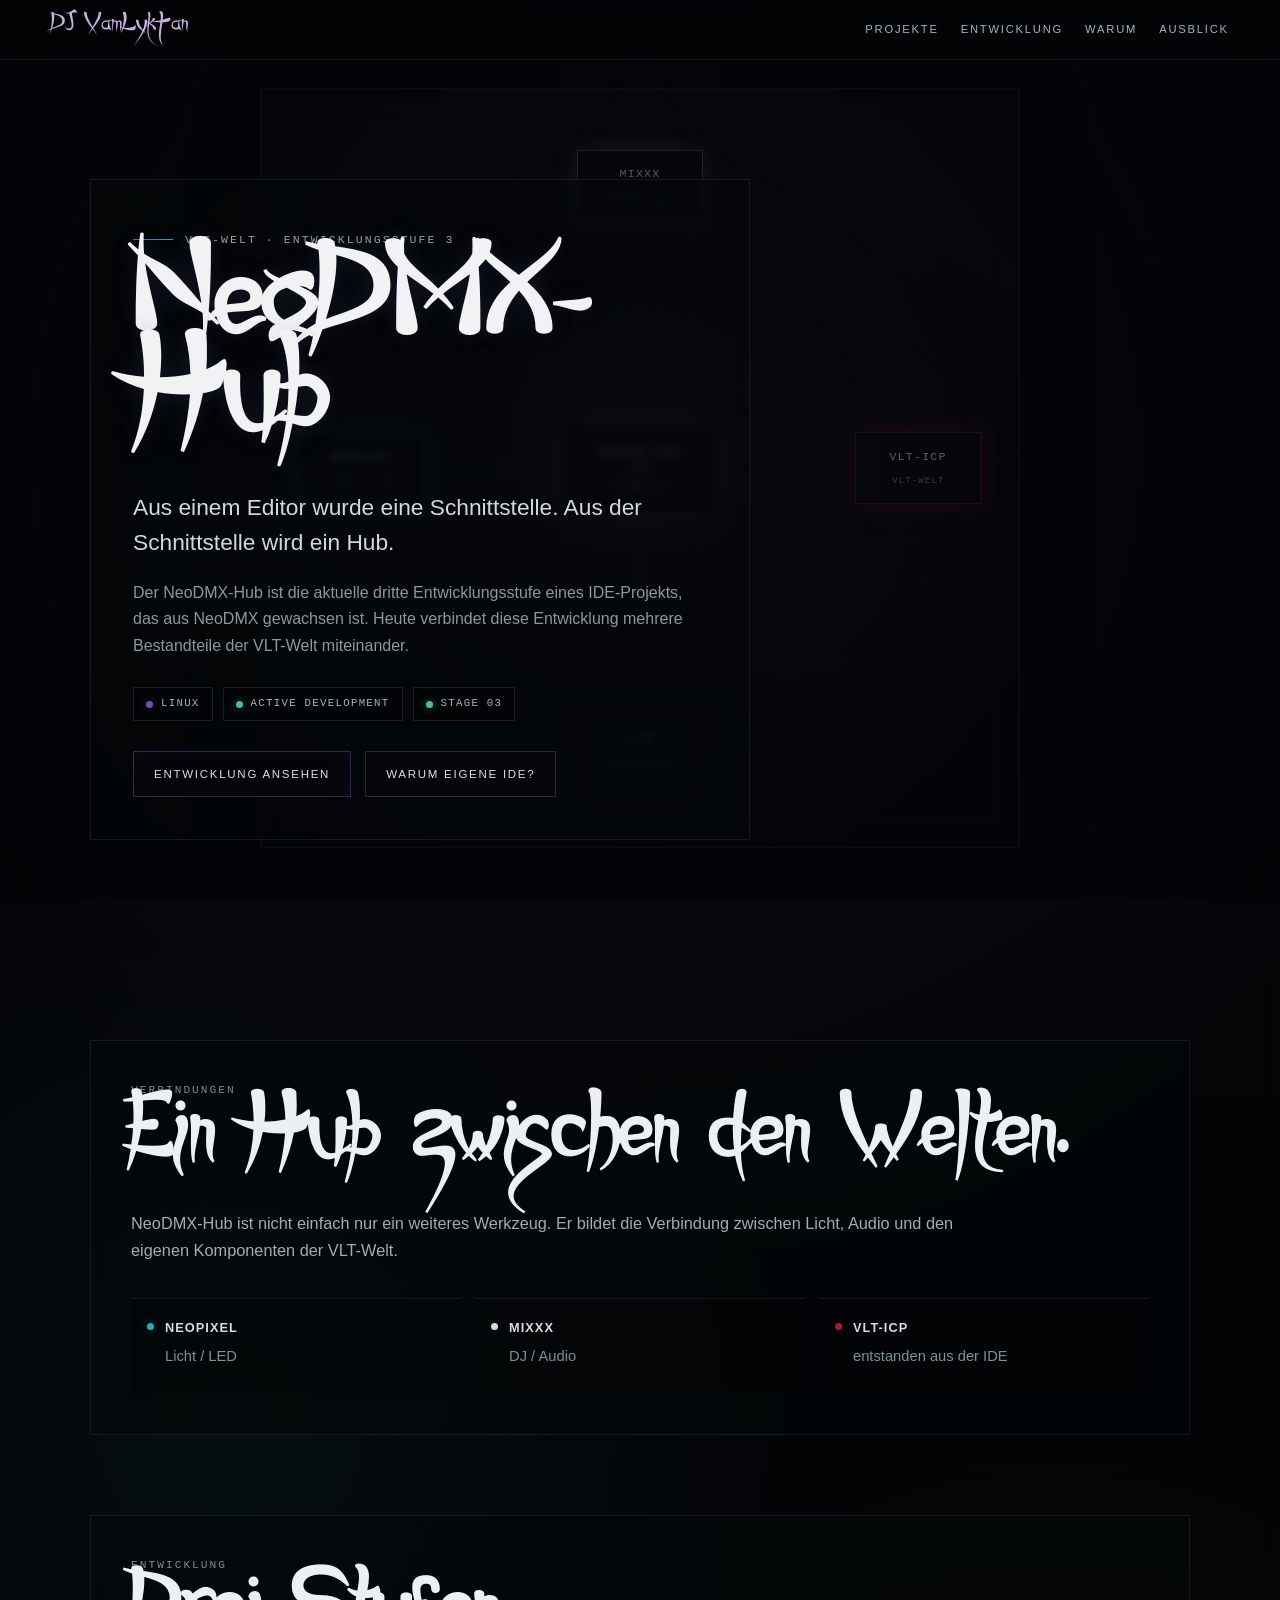
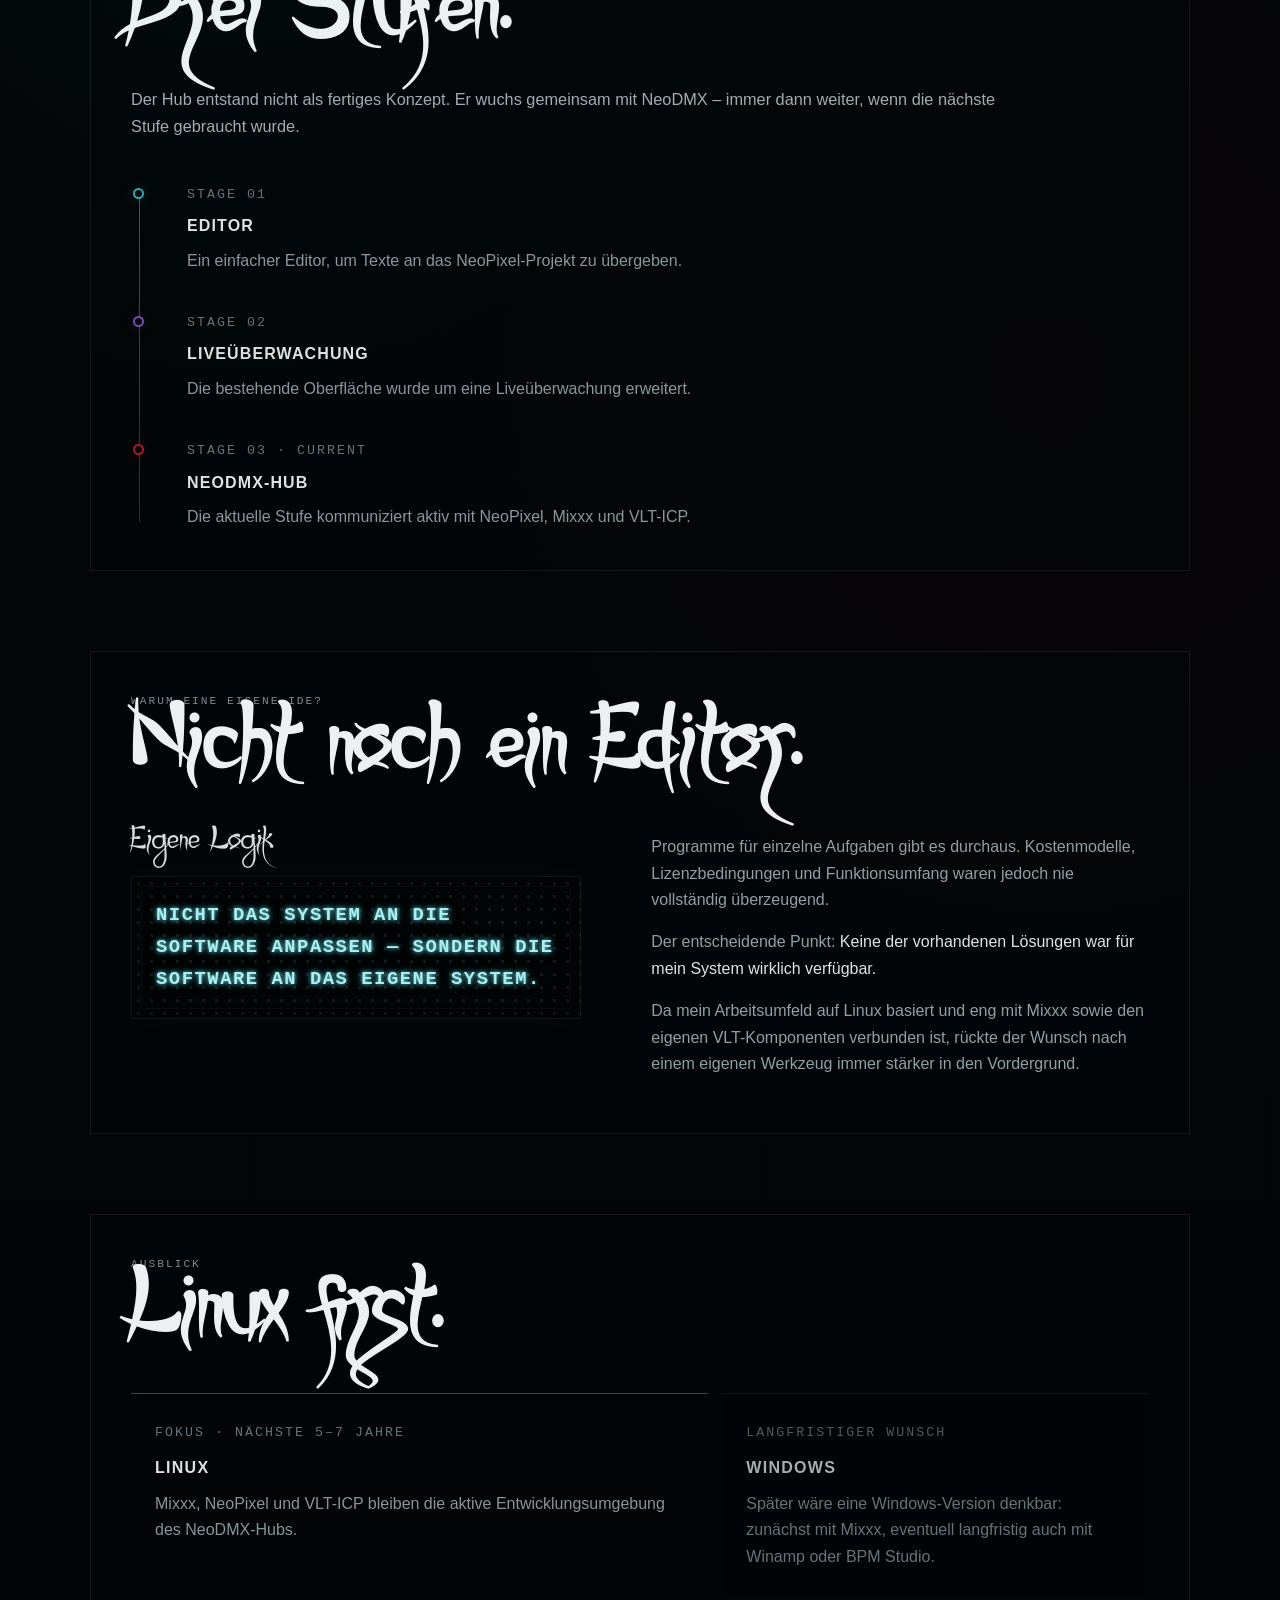
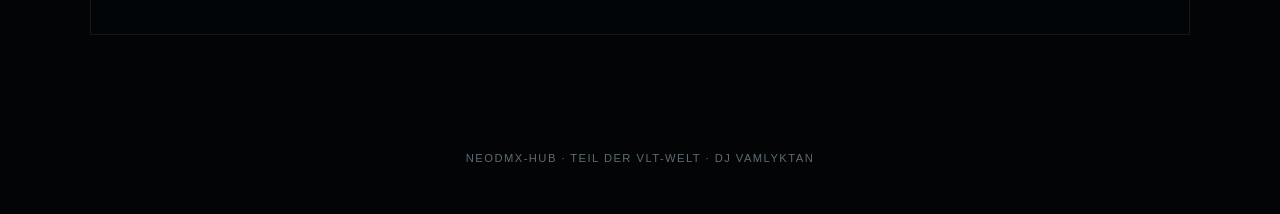
<file: projects/NeoDMX/NeoDMX_IDE.html>
<!DOCTYPE html>
<html lang="de">
<head>
    <meta charset="UTF-8">
    <meta name="viewport" content="width=device-width, initial-scale=1.0">
    <title>NeoDMX-Hub | DJ VamLykTan</title>

    <meta name="description"
          content="NeoDMX-Hub – dritte Entwicklungsstufe des IDE-Projekts innerhalb der VLT-Welt.">

    <style>
        /* =========================================================
           FONT
           ========================================================= */

        @font-face {
            font-family: "Psycho";
            src: url("../../fonts/psycho/Psycho.otf") format("opentype");
            font-weight: 400;
            font-style: normal;
            font-display: swap;
        }

        @font-face {
            font-family: "Psycho";
            src: url("../../fonts/psycho/Psycho Bold.otf") format("opentype");
            font-weight: 700;
            font-style: normal;
            font-display: swap;
        }

        /* =========================================================
           VARIABLEN
           ========================================================= */

        :root {
            --bg: #020406;
            --bg-2: #030507;

            --text: #dce3e6;
            --muted: #8d989e;
            --line: rgba(255,255,255,0.08);

            --hub: #7650a7;
            --hub-glow: rgba(118,80,167,0.42);

            --neo: #38a6b0;
            --neo-glow: rgba(56,166,176,0.42);

            --icp: #a21f2e;
            --icp-glow: rgba(162,31,46,0.40);

            --mixxx: #d6dde0;
            --mixxx-glow: rgba(214,221,224,0.20);

            --ok: #57b98c;

            --panel: rgba(4, 7, 10, 0.72);
            --panel-strong: rgba(4, 7, 10, 0.86);
        }

        /* =========================================================
           RESET
           ========================================================= */

        *,
        *::before,
        *::after {
            box-sizing: border-box;
        }

        html {
            margin: 0;
            padding: 0;
            scroll-behavior: smooth;
            background: var(--bg);
        }

        body {
            margin: 0;
            padding: 0;
            min-height: 100%;
            overflow-x: hidden;

            color: var(--text);

            font-family:
                Arial,
                Helvetica,
                sans-serif;

            line-height: 1.65;

            background:
                radial-gradient(circle at 50% 12%, rgba(118,80,167,0.08), transparent 28%),
                radial-gradient(circle at 18% 42%, rgba(56,166,176,0.05), transparent 25%),
                radial-gradient(circle at 82% 58%, rgba(162,31,46,0.05), transparent 25%),
                linear-gradient(180deg, var(--bg-2) 0%, var(--bg) 100%);
        }

        body::before {
            content: "";
            position: fixed;
            inset: 0;
            z-index: 0;
            pointer-events: none;

            background-image:
                linear-gradient(rgba(255,255,255,0.015) 1px, transparent 1px),
                linear-gradient(90deg, rgba(255,255,255,0.015) 1px, transparent 1px);

            background-size: 48px 48px;
            opacity: 0.18;
            mask-image: linear-gradient(to bottom, black, transparent 86%);
        }

        a {
            color: inherit;
        }

        /* =========================================================
           FIXER DYNAMISCHER HINTERGRUND
           ========================================================= */

        .hub-background {
            position: fixed;
            inset: 0;
            z-index: 1;
            pointer-events: none;

            display: grid;
            place-items: center;
            overflow: hidden;
        }

        .hub-background::before {
            content: "";
            position: absolute;
            inset: 0;

            background:
                radial-gradient(circle at center, rgba(0,0,0,0.15), rgba(2,4,6,0.55) 60%, rgba(2,4,6,0.82) 100%);
        }

        .hub-visual {
            position: relative;
            width: min(68vw, 760px);
            min-width: 300px;
            aspect-ratio: 1 / 1;

            opacity: 0.42;
            transform: translateY(2vh);

            filter: saturate(0.95);
        }

        .hub-field {
            position: relative;
            width: 100%;
            height: 100%;

            border: 1px solid rgba(255,255,255,0.07);

            background:
                radial-gradient(circle at center, rgba(118,80,167,0.08), transparent 37%),
                linear-gradient(180deg, rgba(7,10,14,0.64), rgba(3,5,8,0.52));

            box-shadow:
                0 0 0 1px rgba(255,255,255,0.02) inset,
                0 0 80px rgba(0,0,0,0.34);
        }

        .hub-field::before,
        .hub-field::after {
            content: "";
            position: absolute;
            pointer-events: none;
        }

        .hub-field::before {
            inset: 24px;
            border: 1px solid rgba(255,255,255,0.045);
        }

        .hub-field::after {
            top: 50%;
            left: 50%;

            width: 74%;
            height: 74%;

            transform:
                translate(-50%, -50%)
                rotate(45deg);

            border: 1px solid rgba(118,80,167,0.08);
        }

        .node {
            position: absolute;

            width: 126px;
            min-height: 72px;

            display: grid;
            place-items: center;

            padding: 12px;

            border: 1px solid rgba(255,255,255,0.13);
            background: rgba(4,7,10,0.80);

            text-align: center;

            font-family:
                "Liberation Mono",
                "Courier New",
                monospace;

            color: #cbd4d8;

            text-transform: uppercase;

            font-size: 0.72rem;
            letter-spacing: 0.11em;

            box-shadow:
                0 0 24px rgba(0,0,0,0.36);
        }

        .node small {
            display: block;
            margin-top: 4px;

            color: #738087;

            font-size: 0.60rem;
            letter-spacing: 0.08em;
        }

        .node-hub {
            top: 50%;
            left: 50%;

            width: 158px;
            min-height: 92px;

            transform: translate(-50%, -50%);

            border-color: rgba(118,80,167,0.56);
            color: #e2d8ed;

            box-shadow:
                0 0 26px var(--hub-glow),
                0 0 52px rgba(118,80,167,0.16);
        }

        .node-mixxx {
            top: 8%;
            left: 50%;
            transform: translateX(-50%);
            border-color: rgba(214,221,224,0.28);
            box-shadow: 0 0 22px var(--mixxx-glow);
        }

        .node-neo {
            left: 5%;
            top: 50%;
            transform: translateY(-50%);
            border-color: rgba(56,166,176,0.50);
            color: #c6eef1;
            box-shadow: 0 0 24px var(--neo-glow);
        }

        .node-icp {
            right: 5%;
            top: 50%;
            transform: translateY(-50%);
            border-color: rgba(162,31,46,0.50);
            color: #f0cbd0;
            box-shadow: 0 0 24px var(--icp-glow);
        }

        .node-monitor {
            left: 50%;
            bottom: 8%;
            transform: translateX(-50%);
            color: #a8b5ba;
        }

        .wire {
            position: absolute;
            z-index: 0;
            overflow: hidden;
            background: rgba(255,255,255,0.10);
        }

        .wire::after {
            content: "";
            position: absolute;
            background: linear-gradient(
                90deg,
                transparent,
                rgba(255,255,255,0.75),
                transparent
            );

            animation: signal-horizontal 2.8s linear infinite;
        }

        .wire-v::after {
            background: linear-gradient(
                180deg,
                transparent,
                rgba(255,255,255,0.75),
                transparent
            );

            animation: signal-vertical 3.1s linear infinite;
        }

        .wire-top {
            top: 21%;
            left: 50%;
            width: 1px;
            height: 29%;
            transform: translateX(-50%);
        }

        .wire-left {
            top: 50%;
            left: 24%;
            width: 26%;
            height: 1px;
            background: rgba(56,166,176,0.18);
        }

        .wire-right {
            top: 50%;
            right: 24%;
            width: 26%;
            height: 1px;
            background: rgba(162,31,46,0.18);
        }

        .wire-bottom {
            left: 50%;
            bottom: 21%;
            width: 1px;
            height: 29%;
            transform: translateX(-50%);
        }

        .wire-left::after,
        .wire-right::after {
            top: 0;
            left: -25%;
            width: 25%;
            height: 1px;
        }

        .wire-top::after,
        .wire-bottom::after {
            left: 0;
            top: -25%;
            width: 1px;
            height: 25%;
        }

        .pulse-core {
            position: absolute;

            top: 50%;
            left: 50%;

            width: 12px;
            height: 12px;

            transform: translate(-50%, -50%);
            border-radius: 50%;

            background: #bfa6de;

            box-shadow:
                0 0 12px rgba(191,166,222,0.86),
                0 0 32px rgba(118,80,167,0.66);

            animation: core-pulse 1.8s ease-in-out infinite;
        }

        @keyframes signal-horizontal {
            from { transform: translateX(0); }
            to   { transform: translateX(500%); }
        }

        @keyframes signal-vertical {
            from { transform: translateY(0); }
            to   { transform: translateY(500%); }
        }

        @keyframes core-pulse {
            0%, 100% {
                opacity: 0.55;
                transform: translate(-50%, -50%) scale(0.85);
            }

            50% {
                opacity: 1;
                transform: translate(-50%, -50%) scale(1.12);
            }
        }

        /* =========================================================
           SEITENINHALT
           ========================================================= */

        .page {
            position: relative;
            z-index: 3;
        }

        .topbar {
            position: sticky;
            top: 0;
            z-index: 50;

            display: flex;
            align-items: center;
            justify-content: space-between;
            gap: 24px;

            padding: 15px clamp(18px, 4vw, 56px);

            background: rgba(2, 4, 6, 0.78);
            border-bottom: 1px solid var(--line);

            backdrop-filter: blur(14px);
        }

        .brand {
            font-family: "Psycho", Georgia, serif;
            font-size: 1.08rem;
            color: #c7b2df;
            text-decoration: none;
        }

        .topnav {
            display: flex;
            gap: 22px;
            flex-wrap: wrap;
            justify-content: flex-end;
        }

        .topnav a {
            color: #aab4b8;
            text-decoration: none;
            text-transform: uppercase;
            font-size: 0.70rem;
            letter-spacing: 0.16em;
        }

        .topnav a:hover {
            color: #ffffff;
        }

        .hero {
            min-height: 100vh;
            display: grid;
            align-items: center;

            padding:
                90px
                clamp(20px, 5vw, 70px)
                90px;
        }

        .hero-inner,
        .section-inner {
            width: min(1100px, 100%);
            margin: 0 auto;
        }

        .hero-panel,
        .content-panel {
            background: rgba(4, 7, 10, 0.58);
            border: 1px solid rgba(255,255,255,0.08);
            backdrop-filter: blur(4px);
        }

        .hero-panel {
            max-width: 660px;
            padding: clamp(28px, 4vw, 42px);
        }

        .eyebrow {
            display: inline-flex;
            align-items: center;
            gap: 12px;
            margin-bottom: 22px;

            color: #96a2a8;

            font-family:
                "Liberation Mono",
                "Courier New",
                monospace;

            font-size: 0.72rem;
            letter-spacing: 0.18em;
            text-transform: uppercase;
        }

        .eyebrow::before {
            content: "";
            width: 40px;
            height: 1px;
            background: linear-gradient(90deg, var(--hub), var(--neo));
        }

        h1 {
            margin: 0;
            padding: 0.12em 0 0.06em;

            font-family: "Psycho", Georgia, serif;
            font-size: clamp(3.2rem, 7vw, 6.2rem);
            line-height: 1.03;
            font-weight: 700;
            color: #f0f2f3;

            text-shadow:
                0 0 20px rgba(118,80,167,0.16),
                0 0 36px rgba(56,166,176,0.06);
        }

        .claim {
            margin: 18px 0 0;
            color: #d2d9dc;
            font-size: clamp(1.08rem, 1.9vw, 1.42rem);
            line-height: 1.55;
        }

        .hero-copy {
            margin-top: 20px;
            color: var(--muted);
            font-size: 1rem;
        }

        .statusline {
            display: flex;
            flex-wrap: wrap;
            gap: 10px;
            margin-top: 28px;
        }

        .status {
            display: inline-flex;
            align-items: center;
            gap: 8px;

            min-height: 34px;
            padding: 0 12px;

            border: 1px solid rgba(255,255,255,0.10);
            background: rgba(0,0,0,0.28);

            color: #aab4b8;

            font-family:
                "Liberation Mono",
                "Courier New",
                monospace;

            font-size: 0.67rem;
            letter-spacing: 0.12em;
            text-transform: uppercase;
        }

        .status::before {
            content: "";
            width: 7px;
            height: 7px;
            border-radius: 50%;
            background: var(--ok);
            box-shadow: 0 0 10px rgba(87,185,140,0.62);
        }

        .status.linux::before {
            background: var(--hub);
            box-shadow: 0 0 10px var(--hub-glow);
        }

        .hero-actions {
            display: flex;
            flex-wrap: wrap;
            gap: 14px;
            margin-top: 30px;
        }

        .btn {
            display: inline-flex;
            align-items: center;
            justify-content: center;

            min-height: 46px;
            padding: 0 20px;

            border: 1px solid rgba(255,255,255,0.14);
            background: rgba(4,7,10,0.64);

            color: #dbe1e4;

            text-decoration: none;
            text-transform: uppercase;
            font-size: 0.72rem;
            letter-spacing: 0.15em;

            transition:
                transform 0.2s ease,
                border-color 0.2s ease,
                background 0.2s ease;
        }

        .btn:hover {
            transform: translateY(-2px);
            border-color: rgba(255,255,255,0.32);
            background: rgba(10,14,18,0.88);
        }

        .btn.primary {
            border-color: rgba(118,80,167,0.44);
            box-shadow: inset 0 0 26px rgba(118,80,167,0.07);
        }

        .section {
            padding:
                80px
                clamp(20px, 5vw, 70px);
        }

        .content-panel {
            padding: clamp(26px, 4vw, 40px);
        }

        .section + .section {
            padding-top: 0;
        }

        .section-label {
            margin: 0 0 12px;
            color: #7f8b91;

            font-family:
                "Liberation Mono",
                "Courier New",
                monospace;

            font-size: 0.70rem;
            letter-spacing: 0.18em;
            text-transform: uppercase;
        }

        h2 {
            margin: 0;
            padding: 0.12em 0 0.06em;

            font-family: "Psycho", Georgia, serif;
            font-size: clamp(2.2rem, 4.8vw, 4.2rem);
            line-height: 1.08;
            font-weight: 700;

            color: #edf0f2;
        }

        .lead {
            max-width: 880px;
            margin-top: 22px;
            color: #a2adb2;
            font-size: 1.02rem;
        }

        /* =========================================================
           RELATIONS
           ========================================================= */

        .relations {
            display: grid;
            grid-template-columns: repeat(3, 1fr);
            gap: 14px;
            margin-top: 34px;
        }

        .relation {
            position: relative;
            min-height: 96px;
            padding: 18px 18px 16px 34px;
            border-top: 1px solid rgba(255,255,255,0.07);
            background: rgba(0,0,0,0.16);
        }

        .relation::before {
            content: "";
            position: absolute;
            left: 16px;
            top: 24px;
            width: 7px;
            height: 7px;
            border-radius: 50%;
        }

        .relation.neo::before {
            background: var(--neo);
            box-shadow: 0 0 9px var(--neo-glow);
        }

        .relation.mixxx::before {
            background: var(--mixxx);
            box-shadow: 0 0 8px var(--mixxx-glow);
        }

        .relation.icp::before {
            background: var(--icp);
            box-shadow: 0 0 9px var(--icp-glow);
        }

        .relation strong {
            display: block;
            margin-bottom: 5px;
            color: #d6dde0;
            font-size: 0.80rem;
            text-transform: uppercase;
            letter-spacing: 0.08em;
        }

        .relation span {
            color: #809097;
            font-size: 0.92rem;
        }

        /* =========================================================
           TIMELINE
           ========================================================= */

        .timeline {
            position: relative;
            margin-top: 40px;
            padding-left: 32px;
        }

        .timeline::before {
            content: "";
            position: absolute;
            left: 8px;
            top: 8px;
            bottom: 8px;
            width: 1px;

            background:
                linear-gradient(
                    to bottom,
                    var(--neo),
                    var(--hub) 50%,
                    var(--icp)
                );

            opacity: 0.58;
        }

        .step {
            position: relative;
            max-width: 860px;
            padding: 0 0 34px 24px;
        }

        .step:last-child {
            padding-bottom: 0;
        }

        .step::before {
            content: "";
            position: absolute;
            left: -30px;
            top: 8px;
            width: 11px;
            height: 11px;
            border-radius: 50%;
            background: #050708;
            border: 2px solid var(--hub);
            box-shadow: 0 0 12px rgba(118,80,167,0.28);
        }

        .step:nth-child(1)::before {
            border-color: var(--neo);
            box-shadow: 0 0 12px rgba(56,166,176,0.26);
        }

        .step:nth-child(3)::before {
            border-color: var(--icp);
            box-shadow: 0 0 12px rgba(162,31,46,0.26);
        }

        .step small {
            color: #657278;
            font-family: "Courier New", monospace;
            text-transform: uppercase;
            letter-spacing: 0.15em;
        }

        .step h3 {
            margin: 7px 0 8px;
            color: #dde2e4;
            font-size: 1rem;
            text-transform: uppercase;
            letter-spacing: 0.07em;
        }

        .step p {
            margin: 0;
            color: #8a979d;
        }

        /* =========================================================
           WHY
           ========================================================= */

        .why {
            display: grid;
            grid-template-columns: 0.95fr 1.05fr;
            gap: clamp(28px, 6vw, 70px);
            margin-top: 34px;
        }

        .why-psycho {
            margin-bottom: 16px;
            font-family: "Psycho", Georgia, serif;
            font-size: clamp(1.06rem, 1.7vw, 1.38rem);
            line-height: 1.2;
            color: #d7dcdf;
        }

        .why-led-panel {
            position: relative;
            padding: 22px 24px;
            overflow: hidden;

            border: 1px solid rgba(255,255,255,0.06);
            background-color: rgba(3,5,6,0.92);

            background-image:
                radial-gradient(circle, rgba(125,135,140,0.17) 1.4px, transparent 1.7px);

            background-size: 13px 13px;

            box-shadow:
                inset 0 0 28px rgba(0,0,0,0.55),
                0 0 20px rgba(66,170,178,0.04);
        }

        .why-led-panel::before {
            content: "";
            position: absolute;
            inset: 9px;
            border: 1px solid rgba(255,255,255,0.035);
            pointer-events: none;
        }

        .why-led-text {
            position: relative;
            z-index: 1;

            font-family:
                "Courier New",
                monospace;

            font-size: clamp(0.96rem, 1.48vw, 1.18rem);
            font-weight: bold;
            line-height: 1.7;
            letter-spacing: 0.08em;
            text-transform: uppercase;

            color: #a9eff2;

            text-shadow:
                0 0 4px rgba(126,238,242,0.80),
                0 0 9px rgba(66,170,178,0.50),
                0 0 16px rgba(66,170,178,0.22);
        }

        .why-copy p {
            margin: 0 0 16px;
            color: #91a0a6;
        }

        .why-copy strong {
            color: #dee4e6;
            font-weight: 400;
        }

        /* =========================================================
           OUTLOOK
           ========================================================= */

        .outlook {
            margin-top: 30px;
            display: grid;
            grid-template-columns: 1.15fr 0.85fr;
            gap: 14px;
        }

        .outlook-box {
            padding: 24px;
            border-top: 1px solid rgba(255,255,255,0.08);
            background: rgba(0,0,0,0.14);
        }

        .outlook-box.current {
            border-top-color: rgba(118,80,167,0.66);
        }

        .outlook-box.future {
            opacity: 0.76;
        }

        .outlook-box small {
            color: #66737a;
            font-family: "Courier New", monospace;
            text-transform: uppercase;
            letter-spacing: 0.15em;
        }

        .outlook-box h3 {
            margin: 10px 0 10px;
            color: #dde2e4;
            font-size: 1rem;
            text-transform: uppercase;
            letter-spacing: 0.08em;
        }

        .outlook-box p {
            margin: 0;
            color: #87959b;
        }

        footer {
            padding: 34px 20px 46px;
            color: #5f6c72;
            text-align: center;
            font-size: 0.70rem;
            letter-spacing: 0.13em;
            text-transform: uppercase;
        }

        /* =========================================================
           RESPONSIVE
           ========================================================= */

        @media (max-width: 980px) {
            .relations,
            .why,
            .outlook {
                grid-template-columns: 1fr;
            }

            .hub-visual {
                width: min(86vw, 620px);
                opacity: 0.34;
            }
        }

        @media (max-width: 700px) {
            .topbar {
                flex-direction: column;
                align-items: flex-start;
            }

            .topnav {
                gap: 14px;
                justify-content: flex-start;
            }

            .hero {
                min-height: auto;
            }

            .hero-panel,
            .content-panel {
                background: rgba(4, 7, 10, 0.70);
            }

            .hub-visual {
                width: min(92vw, 520px);
                opacity: 0.26;
            }

            .node {
                width: 102px;
                min-height: 62px;
                font-size: 0.62rem;
            }

            .node-hub {
                width: 138px;
                min-height: 84px;
            }
        }

        @media (prefers-reduced-motion: reduce) {
            *,
            *::before,
            *::after {
                animation-duration: 0.001ms !important;
                animation-iteration-count: 1 !important;
                scroll-behavior: auto !important;
            }
        }

    </style>
</head>
<body>

    <!-- =====================================================
         FIXER HINTERGRUND
         ===================================================== -->

    <div class="hub-background" aria-hidden="true">
        <div class="hub-visual">
            <div class="hub-field">

                <div class="wire wire-v wire-top"></div>
                <div class="wire wire-left"></div>
                <div class="wire wire-right"></div>
                <div class="wire wire-v wire-bottom"></div>

                <div class="pulse-core"></div>

                <div class="node node-mixxx">
                    MIXXX
                    <small>Audio / DJ</small>
                </div>

                <div class="node node-neo">
                    NeoPixel
                    <small>Light / LED</small>
                </div>

                <div class="node node-hub">
                    NeoDMX-Hub
                    <small>Stage 03</small>
                </div>

                <div class="node node-icp">
                    VLT-ICP
                    <small>VLT-Welt</small>
                </div>

                <div class="node node-monitor">
                    Live
                    <small>Monitoring</small>
                </div>

            </div>
        </div>
    </div>

    <div class="page">

        <!-- =====================================================
             HEADER
             ===================================================== -->

        <header class="topbar">
            <a class="brand" href="../../index.html">DJ VamLykTan</a>

            <nav class="topnav">
                <a href="../index.html">Projekte</a>
                <a href="#entwicklung">Entwicklung</a>
                <a href="#warum">Warum</a>
                <a href="#ausblick">Ausblick</a>
            </nav>
        </header>

        <main>

            <!-- =================================================
                 HERO
                 ================================================= -->

            <section class="hero">
                <div class="hero-inner">

                    <div class="hero-panel">

                        <div class="eyebrow">
                            VLT-Welt · Entwicklungsstufe 3
                        </div>

                        <h1>NeoDMX-Hub</h1>

                        <p class="claim">
                            Aus einem Editor wurde eine Schnittstelle.
                            Aus der Schnittstelle wird ein Hub.
                        </p>

                        <p class="hero-copy">
                            Der NeoDMX-Hub ist die aktuelle dritte Entwicklungsstufe
                            eines IDE-Projekts, das aus NeoDMX gewachsen ist.
                            Heute verbindet diese Entwicklung mehrere Bestandteile
                            der VLT-Welt miteinander.
                        </p>

                        <div class="statusline">
                            <span class="status linux">Linux</span>
                            <span class="status">Active Development</span>
                            <span class="status">Stage 03</span>
                        </div>

                        <div class="hero-actions">
                            <a class="btn primary" href="#entwicklung">Entwicklung ansehen</a>
                            <a class="btn" href="#warum">Warum eigene IDE?</a>
                        </div>

                    </div>

                </div>
            </section>

            <!-- =================================================
                 RELATIONS
                 ================================================= -->

            <section class="section">
                <div class="section-inner">
                    <div class="content-panel">

                        <p class="section-label">
                            Verbindungen
                        </p>

                        <h2>
                            Ein Hub zwischen den Welten.
                        </h2>

                        <p class="lead">
                            NeoDMX-Hub ist nicht einfach nur ein weiteres Werkzeug.
                            Er bildet die Verbindung zwischen Licht, Audio und den
                            eigenen Komponenten der VLT-Welt.
                        </p>

                        <div class="relations">

                            <div class="relation neo">
                                <strong>NeoPixel</strong>
                                <span>Licht / LED</span>
                            </div>

                            <div class="relation mixxx">
                                <strong>Mixxx</strong>
                                <span>DJ / Audio</span>
                            </div>

                            <div class="relation icp">
                                <strong>VLT-ICP</strong>
                                <span>entstanden aus der IDE</span>
                            </div>

                        </div>

                    </div>
                </div>
            </section>

            <!-- =================================================
                 ENTWICKLUNG
                 ================================================= -->

            <section id="entwicklung" class="section">
                <div class="section-inner">
                    <div class="content-panel">

                        <p class="section-label">
                            Entwicklung
                        </p>

                        <h2>
                            Drei Stufen.
                        </h2>

                        <p class="lead">
                            Der Hub entstand nicht als fertiges Konzept.
                            Er wuchs gemeinsam mit NeoDMX – immer dann weiter,
                            wenn die nächste Stufe gebraucht wurde.
                        </p>

                        <div class="timeline">

                            <article class="step">
                                <small>Stage 01</small>
                                <h3>Editor</h3>
                                <p>
                                    Ein einfacher Editor, um Texte an das
                                    NeoPixel-Projekt zu übergeben.
                                </p>
                            </article>

                            <article class="step">
                                <small>Stage 02</small>
                                <h3>Liveüberwachung</h3>
                                <p>
                                    Die bestehende Oberfläche wurde um eine
                                    Liveüberwachung erweitert.
                                </p>
                            </article>

                            <article class="step">
                                <small>Stage 03 · Current</small>
                                <h3>NeoDMX-Hub</h3>
                                <p>
                                    Die aktuelle Stufe kommuniziert aktiv mit
                                    NeoPixel, Mixxx und VLT-ICP.
                                </p>
                            </article>

                        </div>

                    </div>
                </div>
            </section>

            <!-- =================================================
                 WARUM
                 ================================================= -->

            <section id="warum" class="section">
                <div class="section-inner">
                    <div class="content-panel">

                        <p class="section-label">
                            Warum eine eigene IDE?
                        </p>

                        <h2>
                            Nicht noch ein Editor.
                        </h2>

                        <div class="why">

                            <div>

                                <div class="why-psycho">
                                    Eigene Logik
                                </div>

                                <div class="why-led-panel">
                                    <div class="why-led-text">
                                        Nicht das System an die Software anpassen —
                                        sondern die Software an das eigene System.
                                    </div>
                                </div>

                            </div>

                            <div class="why-copy">

                                <p>
                                    Programme für einzelne Aufgaben gibt es durchaus.
                                    Kostenmodelle, Lizenzbedingungen und Funktionsumfang
                                    waren jedoch nie vollständig überzeugend.
                                </p>

                                <p>
                                    Der entscheidende Punkt:
                                    <strong>
                                        Keine der vorhandenen Lösungen war für mein
                                        System wirklich verfügbar.
                                    </strong>
                                </p>

                                <p>
                                    Da mein Arbeitsumfeld auf Linux basiert und eng
                                    mit Mixxx sowie den eigenen VLT-Komponenten verbunden ist,
                                    rückte der Wunsch nach einem eigenen Werkzeug
                                    immer stärker in den Vordergrund.
                                </p>

                            </div>

                        </div>

                    </div>
                </div>
            </section>

            <!-- =================================================
                 AUSBLICK
                 ================================================= -->

            <section id="ausblick" class="section">
                <div class="section-inner">
                    <div class="content-panel">

                        <p class="section-label">
                            Ausblick
                        </p>

                        <h2>
                            Linux first.
                        </h2>

                        <div class="outlook">

                            <article class="outlook-box current">
                                <small>Fokus · nächste 5–7 Jahre</small>
                                <h3>Linux</h3>
                                <p>
                                    Mixxx, NeoPixel und VLT-ICP bleiben die aktive
                                    Entwicklungsumgebung des NeoDMX-Hubs.
                                </p>
                            </article>

                            <article class="outlook-box future">
                                <small>Langfristiger Wunsch</small>
                                <h3>Windows</h3>
                                <p>
                                    Später wäre eine Windows-Version denkbar:
                                    zunächst mit Mixxx, eventuell langfristig auch
                                    mit Winamp oder BPM Studio.
                                </p>
                            </article>

                        </div>

                    </div>
                </div>
            </section>

        </main>

        <footer>
            NeoDMX-Hub · Teil der VLT-Welt · DJ VamLykTan
        </footer>

    </div>

</body>
</html>
</file>
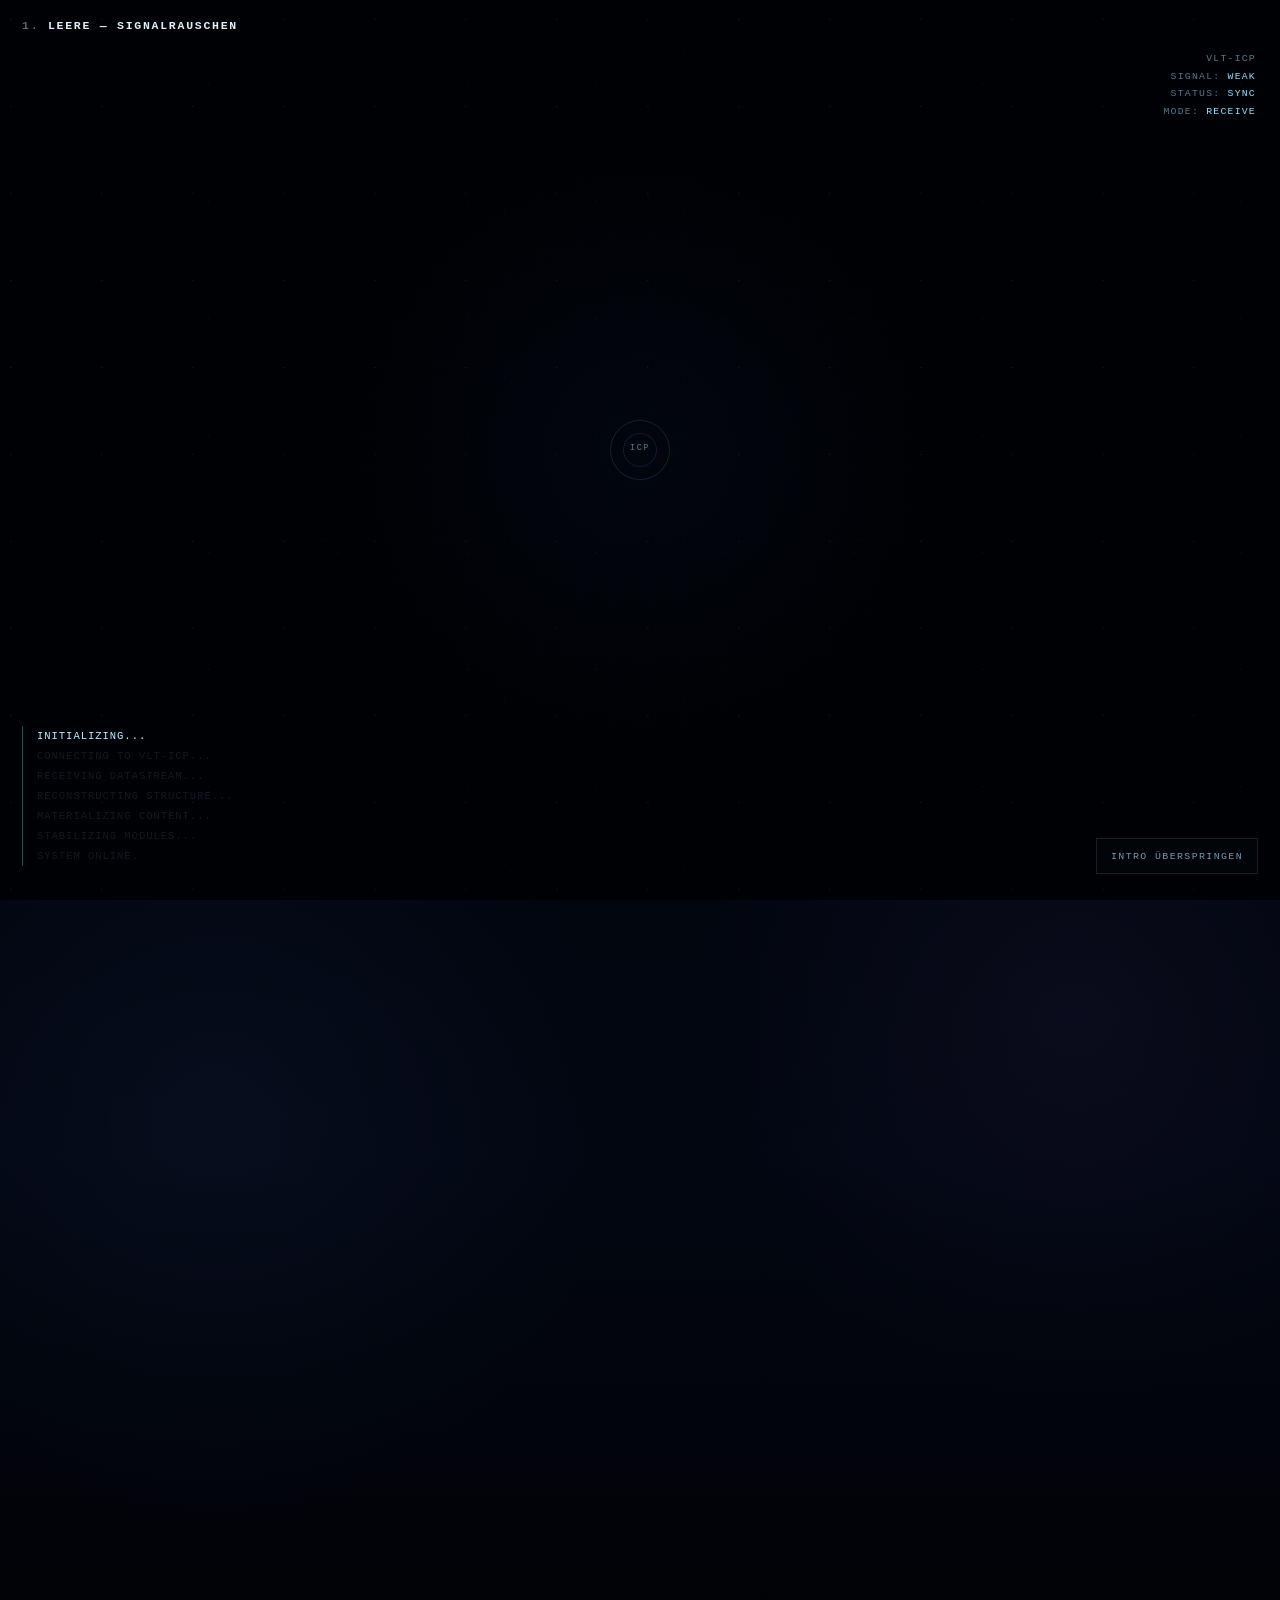
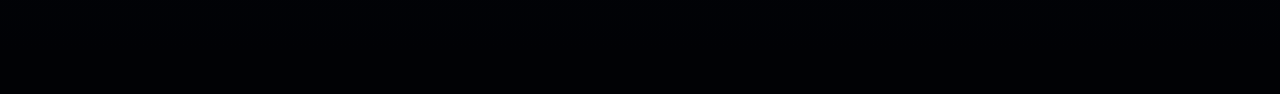
<file: projects/NeoDMX/VLT_ICP.html>
<!DOCTYPE html>
<html lang="de">
<head>
<meta charset="UTF-8">
<meta name="viewport" content="width=device-width, initial-scale=1.0">
<title>VLT-ICP | Preview V4</title>
<meta name="description" content="VLT-ICP – die Seite selbst wird in rund 15 Sekunden aus einem Datenstrom rekonstruiert.">

<style>
:root{
    --bg:#010205;
    --panel:rgba(3,8,14,.78);
    --panel-strong:rgba(2,6,11,.93);
    --text:#dcecf5;
    --muted:#738998;
    --cyan:#69ddff;
    --blue:#4c93ff;
    --violet:#a46aff;
    --red:#a92748;
    --green:#53d69b;
    --white:#effaff;
    --line:rgba(105,221,255,.17);
}

*,
*::before,
*::after{
    box-sizing:border-box;
}

html{
    background:var(--bg);
    scroll-behavior:smooth;
}

body{
    margin:0;
    min-height:100vh;
    overflow:hidden;

    color:var(--text);

    font-family:
        "Courier New",
        "Liberation Mono",
        monospace;

    background:
        radial-gradient(circle at 50% 22%,rgba(59,90,155,.12),transparent 35%),
        radial-gradient(circle at 17% 67%,rgba(76,147,255,.05),transparent 27%),
        radial-gradient(circle at 84% 61%,rgba(164,106,255,.05),transparent 27%),
        linear-gradient(180deg,#010205 0%,#020611 70%,#010205 100%);
}

body.ready{
    overflow-x:hidden;
    overflow-y:auto;
}

a{
    color:inherit;
}

/* =========================================================
   ATMOSPHÄRE
   ========================================================= */

.atmosphere{
    position:fixed;
    inset:0;
    z-index:0;
    pointer-events:none;
}

.atmosphere::before,
.atmosphere::after{
    content:"";
    position:absolute;
    inset:0;
}

.atmosphere::before{
    background-image:
        linear-gradient(rgba(105,221,255,.020) 1px,transparent 1px),
        linear-gradient(90deg,rgba(105,221,255,.020) 1px,transparent 1px);

    background-size:42px 42px;

    opacity:.27;
}

.atmosphere::after{
    background:
        repeating-linear-gradient(
            to bottom,
            rgba(255,255,255,.012) 0,
            rgba(255,255,255,.012) 1px,
            transparent 1px,
            transparent 4px
        );

    opacity:.12;
}

/* =========================================================
   INTRO OVERLAY
   Kein Vorspann vor der Seite:
   Das Overlay liefert Daten, Rauschen und Fragmente,
   während DIE ECHTE SEITE darunter aufgebaut wird.
   ========================================================= */

.reconstruction{
    position:fixed;
    inset:0;
    z-index:400;

    overflow:hidden;

    background:
        radial-gradient(circle at 50% 50%,rgba(8,22,46,.22),transparent 39%),
        rgba(1,2,5,.985);

    transition:
        opacity 1.05s ease,
        visibility 1.05s ease;
}

body.phase-7 .reconstruction{
    opacity:0;
    visibility:hidden;
}

.reconstruction::before{
    content:"";

    position:absolute;
    inset:0;

    background-image:
        linear-gradient(rgba(105,221,255,.035) 1px,transparent 1px),
        linear-gradient(90deg,rgba(105,221,255,.035) 1px,transparent 1px);

    background-size:36px 36px;

    opacity:.16;

    mask-image:
        radial-gradient(
            circle at center,
            black 0 45%,
            transparent 84%
        );
}

.noise{
    position:absolute;
    inset:0;

    opacity:.12;

    background-image:
        radial-gradient(circle at 12% 22%,rgba(255,255,255,.85) .45px,transparent .8px),
        radial-gradient(circle at 62% 72%,rgba(119,195,255,.55) .45px,transparent .85px),
        radial-gradient(circle at 82% 31%,rgba(194,153,255,.45) .45px,transparent .85px);

    background-size:
        91px 87px,
        129px 117px,
        179px 163px;

    animation:
        noiseMove
        1.2s
        steps(2,end)
        infinite;
}

.phase-caption{
    position:absolute;

    top:19px;
    left:22px;

    z-index:30;

    color:#dfeff7;

    font-size:.72rem;
    letter-spacing:.15em;

    text-transform:uppercase;
}

.phase-caption span{
    color:#728fa2;
}

.boot-status{
    position:absolute;

    top:50px;
    right:24px;

    z-index:30;

    color:#58798e;

    font-size:.61rem;
    line-height:1.8;
    letter-spacing:.13em;

    text-align:right;
    text-transform:uppercase;
}

.boot-status strong{
    color:#91e2ff;
    font-weight:normal;
}

.terminal{
    position:absolute;

    left:22px;
    bottom:34px;

    z-index:30;

    padding-left:14px;

    border-left:
        1px solid
        rgba(105,221,255,.34);

    color:#648ca4;

    font-size:.66rem;
    line-height:1.9;
    letter-spacing:.09em;

    text-transform:uppercase;
}

.terminal div{
    opacity:.18;

    transition:
        opacity .35s ease,
        color .35s ease,
        text-shadow .35s ease;
}

.terminal div.on{
    opacity:1;

    color:#bcecff;

    text-shadow:
        0 0 10px
        rgba(105,221,255,.24);
}

.skip{
    position:absolute;

    right:22px;
    bottom:26px;

    z-index:40;

    min-height:36px;

    padding:
        0
        14px;

    border:
        1px solid
        rgba(255,255,255,.10);

    background:
        rgba(2,6,11,.75);

    color:#7598ae;

    font:inherit;

    font-size:.62rem;
    letter-spacing:.14em;

    text-transform:uppercase;

    cursor:pointer;
}

.skip:hover{
    color:#e3f7ff;

    border-color:
        rgba(105,221,255,.30);
}

/* =========================================================
   DATENSTROM
   ========================================================= */

.stream-field{
    position:absolute;
    inset:0;

    z-index:8;

    opacity:0;

    transition:
        opacity .55s ease;
}

body.phase-2 .stream-field,
body.phase-3 .stream-field{
    opacity:1;
}

body.phase-4 .stream-field{
    opacity:.38;
}

body.phase-5 .stream-field{
    opacity:.12;
}

body.phase-6 .stream-field{
    opacity:.04;
}

.stream-half{
    position:absolute;

    top:0;
    bottom:0;

    width:50%;

    overflow:hidden;
}

.stream-half.left{
    left:0;

    mask-image:
        linear-gradient(
            to right,
            black 0 76%,
            rgba(0,0,0,.72) 90%,
            transparent 100%
        );
}

.stream-half.right{
    right:0;

    mask-image:
        linear-gradient(
            to right,
            transparent 0%,
            rgba(0,0,0,.72) 10%,
            black 24% 100%
        );
}

.data-row{
    position:absolute;

    width:max-content;

    white-space:nowrap;

    color:#71ddff;

    font-size:.61rem;

    line-height:1;

    letter-spacing:.14em;

    opacity:.55;

    text-shadow:
        0 0 6px
        rgba(105,221,255,.46);

    will-change:transform;
}

.data-row.violet{
    color:#b58aff;

    text-shadow:
        0 0 7px
        rgba(164,106,255,.46);
}

.data-row.white{
    color:#d4f2ff;

    opacity:.38;
}

.data-row.dim{
    opacity:.20;
}

.stream-half.left .data-row{
    right:-10%;

    animation:
        incomingData
        4.5s
        linear
        infinite;
}

.stream-half.right .data-row{
    left:-10%;

    animation:
        outgoingData
        4.8s
        linear
        infinite;
}

body.phase-3 .data-row{
    animation-duration:2.8s;
}

.fragment{
    position:absolute;

    height:2px;

    opacity:.5;

    background:
        linear-gradient(
            90deg,
            transparent,
            var(--cyan),
            var(--violet),
            transparent
        );

    box-shadow:
        0 0 9px
        rgba(105,221,255,.45);

    animation:
        fragmentFly
        3.8s
        linear
        infinite;
}

.fragment.vertical{
    width:2px;
    height:34px;

    background:
        linear-gradient(
            180deg,
            transparent,
            var(--violet),
            var(--cyan),
            transparent
        );

    animation-name:
        verticalFragment;
}

/* =========================================================
   ICP-DURCHLAUF
   Nur der Knoten im Strom – nicht die Hauptgrafik.
   ========================================================= */

.icp-node{
    position:absolute;

    left:50%;
    top:50%;

    z-index:13;

    width:60px;
    height:60px;

    transform:
        translate(-50%,-50%);

    opacity:.46;

    transition:
        opacity .6s ease,
        transform .6s ease,
        filter .6s ease;
}

.icp-node::before,
.icp-node::after{
    content:"";

    position:absolute;

    border:
        1px solid
        rgba(105,221,255,.32);

    border-radius:50%;
}

.icp-node::before{
    inset:0;
}

.icp-node::after{
    inset:13px;

    border-color:
        rgba(164,106,255,.36);
}

.icp-node b{
    position:absolute;

    inset:
        23px
        0
        auto;

    color:#d5f3ff;

    font-size:.53rem;
    font-weight:normal;

    letter-spacing:.18em;

    text-align:center;

    text-shadow:
        0 0 9px
        rgba(105,221,255,.75);
}

body.phase-2 .icp-node{
    opacity:.9;

    filter:
        drop-shadow(
            0
            0
            12px
            rgba(105,221,255,.34)
        );
}

body.phase-3 .icp-node{
    opacity:1;

    transform:
        translate(-50%,-50%)
        scale(1.12);

    filter:
        drop-shadow(
            0
            0
            18px
            rgba(164,106,255,.38)
        );
}

body.phase-4 .icp-node,
body.phase-5 .icp-node,
body.phase-6 .icp-node{
    opacity:.20;

    transform:
        translate(-50%,-50%)
        scale(.85);
}

/* =========================================================
   ECHTE SEITE
   Sie selbst wird aufgebaut.
   ========================================================= */

.site-shell{
    position:relative;

    z-index:2;

    width:
        min(
            1220px,
            calc(100% - 24px)
        );

    margin:
        12px
        auto
        42px;

    opacity:0;

    transform:
        translateY(12px)
        scale(.995);

    transition:
        opacity .85s ease,
        transform .85s ease;
}

body.phase-3 .site-shell{
    opacity:.24;
}

body.phase-4 .site-shell{
    opacity:.62;
}

body.phase-5 .site-shell{
    opacity:.84;
}

body.phase-6 .site-shell,
body.phase-7 .site-shell{
    opacity:1;
    transform:none;
}

.frame{
    position:relative;

    overflow:hidden;

    min-height:
        calc(100vh - 24px);

    background:
        linear-gradient(
            180deg,
            rgba(2,7,13,.82),
            rgba(2,5,9,.94)
        );

    box-shadow:
        0
        0
        60px
        rgba(0,0,0,.55);
}

/* Rahmen wird wirklich gezeichnet */

.edge{
    position:absolute;

    z-index:16;

    pointer-events:none;

    background:
        linear-gradient(
            90deg,
            var(--cyan),
            rgba(105,221,255,.35),
            var(--violet)
        );

    box-shadow:
        0
        0
        9px
        rgba(105,221,255,.18);
}

.edge.top,
.edge.bottom{
    left:0;

    width:100%;
    height:1px;

    transform:
        scaleX(0);

    transition:
        transform
        1.8s
        cubic-bezier(.18,.8,.25,1);
}

.edge.left,
.edge.right{
    top:0;

    width:1px;
    height:100%;

    transform:
        scaleY(0);

    transition:
        transform
        1.8s
        cubic-bezier(.18,.8,.25,1);
}

.edge.top{
    top:0;
    transform-origin:left center;
}

.edge.bottom{
    bottom:0;
    transform-origin:right center;
}

.edge.left{
    left:0;
    transform-origin:center top;

    background:
        linear-gradient(
            180deg,
            var(--cyan),
            rgba(105,221,255,.28),
            var(--blue)
        );
}

.edge.right{
    right:0;
    transform-origin:center bottom;

    background:
        linear-gradient(
            180deg,
            var(--violet),
            rgba(164,106,255,.24),
            var(--violet)
        );
}

body.phase-3 .edge.top,
body.phase-3 .edge.left,
body.phase-4 .edge,
body.phase-5 .edge,
body.phase-6 .edge,
body.phase-7 .edge{
    transform:none;
}

body.phase-3 .edge.bottom,
body.phase-3 .edge.right{
    transition-delay:.55s;
    transform:none;
}

.frame-inner{
    position:absolute;

    inset:10px;

    z-index:1;

    border:
        1px solid
        rgba(255,255,255,.035);

    opacity:0;

    transform:scale(.985);

    pointer-events:none;

    transition:
        opacity .8s ease,
        transform .8s ease;
}

body.phase-4 .frame-inner,
body.phase-5 .frame-inner,
body.phase-6 .frame-inner,
body.phase-7 .frame-inner{
    opacity:1;
    transform:none;
}

/* =========================================================
   NAV
   ========================================================= */

.topbar{
    position:sticky;

    top:0;

    z-index:30;

    min-height:58px;

    display:flex;

    align-items:center;
    justify-content:center;

    gap:32px;

    padding:
        10px
        20px;

    background:
        rgba(1,3,7,.88);

    border-bottom:
        1px solid
        rgba(105,221,255,.11);

    backdrop-filter:
        blur(12px);

    opacity:0;

    transform:
        translateY(-10px);

    filter:blur(5px);

    transition:
        opacity .75s ease,
        transform .75s ease,
        filter .75s ease;
}

body.phase-4 .topbar,
body.phase-5 .topbar,
body.phase-6 .topbar,
body.phase-7 .topbar{
    opacity:1;
    transform:none;
    filter:none;
}

.topbar a{
    position:relative;

    flex:0 0 auto;

    color:#7898ab;

    text-decoration:none;

    font-size:.68rem;
    letter-spacing:.16em;

    text-transform:uppercase;
}

.topbar a:hover,
.topbar a.active{
    color:#e3f7ff;

    text-shadow:
        0
        0
        10px
        rgba(105,221,255,.45);
}

.topbar a.active{
    padding:
        12px
        18px;

    border-left:
        1px solid
        rgba(105,221,255,.20);

    border-right:
        1px solid
        rgba(164,106,255,.20);

    background:
        linear-gradient(
            180deg,
            rgba(80,130,190,.12),
            transparent
        );
}

/* =========================================================
   HERO
   ========================================================= */

.hero{
    position:relative;

    min-height:58vh;

    display:grid;
    place-items:center;

    padding:
        82px
        clamp(20px,6vw,80px)
        62px;

    overflow:hidden;
}

.hero::before{
    content:"";

    position:absolute;

    left:0;
    right:0;
    bottom:0;

    height:44%;

    opacity:.32;

    background-color:#05070d;

    clip-path:
        polygon(
            0 76%,
            5% 59%,
            9% 68%,
            14% 42%,
            18% 64%,
            23% 51%,
            27% 69%,
            32% 45%,
            37% 61%,
            43% 47%,
            49% 73%,
            55% 46%,
            62% 62%,
            68% 36%,
            74% 68%,
            79% 49%,
            84% 65%,
            89% 42%,
            94% 68%,
            100% 54%,
            100% 100%,
            0 100%
        );

    opacity:0;

    transform:
        translateY(28px);

    transition:
        opacity 1.1s ease,
        transform 1.1s ease;
}

body.phase-5 .hero::before,
body.phase-6 .hero::before,
body.phase-7 .hero::before{
    opacity:.32;
    transform:none;
}

.hero-inner{
    position:relative;

    z-index:3;

    width:
        min(
            900px,
            100%
        );

    text-align:center;
}

.eyebrow{
    margin-bottom:22px;

    color:#5f8398;

    font-size:.64rem;
    letter-spacing:.22em;

    text-transform:uppercase;

    opacity:0;

    transition:
        opacity .7s ease;
}

body.phase-4 .eyebrow,
body.phase-5 .eyebrow,
body.phase-6 .eyebrow,
body.phase-7 .eyebrow{
    opacity:1;
}

/* Titel wird in Phase 3 aus echten Fragmenten zusammengesetzt */

.title-stage{
    position:relative;

    width:
        min(
            900px,
            92vw
        );

    height:
        clamp(
            90px,
            12vw,
            150px
        );

    margin:
        0
        auto;
}

.title-final{
    position:absolute;

    inset:0;

    display:grid;
    place-items:center;

    margin:0;

    color:#eef8ff;

    font-size:
        clamp(
            3.8rem,
            10vw,
            8.7rem
        );

    line-height:.96;
    letter-spacing:.12em;

    opacity:0;

    filter:blur(6px);

    transition:
        opacity .8s ease,
        filter .8s ease;

    text-shadow:
        0 0 7px rgba(105,221,255,.85),
        0 0 22px rgba(76,147,255,.38),
        0 0 38px rgba(164,106,255,.26);
}

.title-final span{
    color:#d4baff;

    text-shadow:
        0 0 8px rgba(164,106,255,.90),
        0 0 28px rgba(164,106,255,.36);
}

body.phase-4 .title-final{
    opacity:.72;
    filter:blur(2px);
}

body.phase-5 .title-final,
body.phase-6 .title-final,
body.phase-7 .title-final{
    opacity:1;
    filter:none;
}

.title-fragment{
    position:absolute;

    left:0;
    right:0;

    overflow:hidden;

    height:16%;

    opacity:0;

    color:#eef8ff;

    font-size:
        clamp(
            3.8rem,
            10vw,
            8.7rem
        );

    line-height:
        clamp(
            90px,
            12vw,
            150px
        );

    letter-spacing:.12em;

    font-weight:bold;

    text-align:center;

    text-shadow:
        0 0 7px rgba(105,221,255,.9),
        0 0 24px rgba(164,106,255,.30);

    transition:
        opacity .25s ease;
}

.title-fragment:nth-child(2){
    top:2%;
    transform:translateX(-120px);
}

.title-fragment:nth-child(3){
    top:20%;
    transform:translateX(145px);
}

.title-fragment:nth-child(4){
    top:39%;
    transform:translateX(-90px);
}

.title-fragment:nth-child(5){
    top:58%;
    transform:translateX(170px);
}

.title-fragment:nth-child(6){
    top:77%;
    transform:translateX(-135px);
}

.title-fragment:nth-child(7){
    top:88%;
    transform:translateX(80px);
}

body.phase-3 .title-fragment{
    opacity:.95;

    animation:
        titleLock
        1.8s
        cubic-bezier(.16,.86,.24,1)
        forwards;
}

body.phase-4 .title-fragment,
body.phase-5 .title-fragment,
body.phase-6 .title-fragment,
body.phase-7 .title-fragment{
    display:none;
}

.claim{
    margin:
        16px
        auto
        0;

    color:#97d7f7;

    font-size:
        clamp(
            .88rem,
            1.7vw,
            1.12rem
        );

    letter-spacing:.24em;

    text-transform:uppercase;

    opacity:0;

    filter:blur(5px);

    transform:
        translateY(10px);

    transition:
        opacity .75s ease,
        filter .75s ease,
        transform .75s ease;
}

body.phase-4 .claim,
body.phase-5 .claim,
body.phase-6 .claim,
body.phase-7 .claim{
    opacity:1;
    filter:none;
    transform:none;
}

.intro{
    max-width:760px;

    margin:
        28px
        auto
        0;

    color:#7d919f;

    line-height:1.82;

    opacity:0;

    filter:blur(6px);

    transition:
        opacity 1s ease,
        filter 1s ease;
}

body.phase-5 .intro,
body.phase-6 .intro,
body.phase-7 .intro{
    opacity:1;
    filter:none;
}

/* Radar + Status erscheinen erst, wenn die Struktur steht */

.radar{
    position:absolute;

    left:5%;
    top:23%;

    width:104px;
    height:104px;

    border:
        1px solid
        rgba(105,221,255,.28);

    border-radius:50%;

    opacity:0;

    transform:scale(.72);

    transition:
        opacity .8s ease,
        transform .8s ease;
}

.radar::before{
    content:"";

    position:absolute;

    inset:18%;

    border:
        1px solid
        rgba(105,221,255,.18);

    border-radius:50%;
}

.radar::after{
    content:"";

    position:absolute;

    left:50%;
    top:-10%;

    width:1px;
    height:120%;

    background:
        linear-gradient(
            transparent,
            var(--cyan),
            transparent
        );

    transform-origin:
        center
        50%;

    animation:
        radarRotate
        4.4s
        linear
        infinite;
}

body.phase-4 .radar,
body.phase-5 .radar,
body.phase-6 .radar,
body.phase-7 .radar{
    opacity:.72;
    transform:scale(1);
}

.system-status{
    position:absolute;

    right:5%;
    top:23%;

    color:#587489;

    font-size:.58rem;
    line-height:1.8;
    letter-spacing:.12em;

    text-transform:uppercase;

    opacity:0;

    transform:
        translateX(10px);

    transition:
        opacity .7s ease,
        transform .7s ease;
}

.system-status strong{
    color:var(--green);
    font-weight:normal;
}

body.phase-4 .system-status,
body.phase-5 .system-status,
body.phase-6 .system-status,
body.phase-7 .system-status{
    opacity:1;
    transform:none;
}

/* =========================================================
   MODULE
   Phase 4 = Rahmen
   Phase 5 = Text materialisiert
   ========================================================= */

.modules{
    display:grid;

    grid-template-columns:
        repeat(
            4,
            1fr
        );

    gap:12px;

    padding:
        0
        clamp(18px,4vw,44px)
        48px;
}

.module{
    position:relative;

    min-height:170px;

    padding:
        25px
        20px;

    overflow:hidden;

    border:
        1px solid
        rgba(105,221,255,.14);

    background:
        rgba(2,7,12,.58);

    opacity:0;

    transform:
        scaleX(.03);

    transform-origin:
        left center;

    transition:
        opacity .9s ease,
        transform .9s cubic-bezier(.17,.82,.25,1);
}

.module:nth-child(2),
.module:nth-child(4){
    border-color:
        rgba(164,106,255,.14);
}

body.phase-4 .module,
body.phase-5 .module,
body.phase-6 .module,
body.phase-7 .module{
    opacity:1;
    transform:scaleX(1);
}

body.phase-4 .module:nth-child(2){
    transition-delay:.12s;
}

body.phase-4 .module:nth-child(3){
    transition-delay:.24s;
}

body.phase-4 .module:nth-child(4){
    transition-delay:.36s;
}

.module::before{
    content:"";

    position:absolute;

    left:15%;
    right:15%;
    top:-1px;

    height:1px;

    background:
        linear-gradient(
            90deg,
            transparent,
            var(--cyan),
            transparent
        );

    opacity:.62;
}

.module:nth-child(2)::before,
.module:nth-child(4)::before{
    background:
        linear-gradient(
            90deg,
            transparent,
            var(--violet),
            transparent
        );
}

.module-icon,
.module h2,
.module p{
    opacity:0;

    transform:
        translateY(8px);

    filter:blur(4px);

    transition:
        opacity .75s ease,
        transform .75s ease,
        filter .75s ease;
}

body.phase-5 .module-icon,
body.phase-5 .module h2,
body.phase-5 .module p,
body.phase-6 .module-icon,
body.phase-6 .module h2,
body.phase-6 .module p,
body.phase-7 .module-icon,
body.phase-7 .module h2,
body.phase-7 .module p{
    opacity:1;
    transform:none;
    filter:none;
}

body.phase-5 .module h2{
    transition-delay:.12s;
}

body.phase-5 .module p{
    transition-delay:.28s;
}

.module-icon{
    margin-bottom:20px;

    color:#87dcff;

    font-size:1.25rem;

    text-shadow:
        0
        0
        11px
        rgba(105,221,255,.36);
}

.module:nth-child(2) .module-icon,
.module:nth-child(4) .module-icon{
    color:#bea0ff;

    text-shadow:
        0
        0
        11px
        rgba(164,106,255,.36);
}

.module h2{
    margin:
        0
        0
        10px;

    color:#dcebf2;

    font-size:.74rem;
    letter-spacing:.12em;

    text-transform:uppercase;
}

.module p{
    margin:0;

    color:#6e8290;

    font-size:.76rem;

    line-height:1.6;
}

/* =========================================================
   UNTERE INHALTE
   Erst NACH dem Intro interessant.
   ========================================================= */

.section{
    padding:
        82px
        clamp(20px,6vw,78px);

    border-top:
        1px solid
        rgba(105,221,255,.08);
}

.section-grid{
    display:grid;

    grid-template-columns:
        .85fr
        1.15fr;

    gap:
        clamp(
            34px,
            7vw,
            90px
        );
}

.section-label{
    margin-bottom:14px;

    color:#56798e;

    font-size:.62rem;
    letter-spacing:.19em;

    text-transform:uppercase;
}

.section h2{
    margin:0;

    color:#e5f1f7;

    font-size:
        clamp(
            1.85rem,
            4vw,
            3.4rem
        );

    line-height:1.18;
}

.section-copy p{
    margin:
        0
        0
        17px;

    color:#8195a1;

    line-height:1.82;
}

.section-copy strong{
    color:#dcebf2;
    font-weight:normal;
}

.signal-line{
    display:flex;

    align-items:center;

    gap:14px;

    margin-top:26px;

    color:#5d7f92;

    font-size:.62rem;
    letter-spacing:.14em;

    text-transform:uppercase;
}

.signal-line::before{
    content:"";

    width:70px;
    height:1px;

    background:
        linear-gradient(
            90deg,
            var(--cyan),
            var(--violet)
        );

    box-shadow:
        0
        0
        8px
        rgba(105,221,255,.30);
}

footer{
    display:flex;

    justify-content:space-between;

    gap:20px;

    flex-wrap:wrap;

    padding:
        28px
        clamp(20px,4vw,44px);

    border-top:
        1px solid
        rgba(105,221,255,.10);

    color:#435f70;

    font-size:.59rem;
    letter-spacing:.16em;

    text-transform:uppercase;
}

.linux-first{
    color:#7798ac;
}

/* =========================================================
   PREVIEW-RESTART
   Nur praktisch zum Testen.
   ========================================================= */

.restart{
    position:fixed;

    right:14px;
    bottom:14px;

    z-index:100;

    min-height:34px;

    padding:
        0
        12px;

    border:
        1px solid
        rgba(105,221,255,.12);

    background:
        rgba(2,6,11,.82);

    color:#62849a;

    font:inherit;

    font-size:.58rem;
    letter-spacing:.13em;

    text-transform:uppercase;

    cursor:pointer;

    opacity:0;
    pointer-events:none;

    transition:
        opacity .5s ease,
        color .2s ease;
}

body.ready .restart{
    opacity:.65;
    pointer-events:auto;
}

.restart:hover{
    opacity:1;
    color:#d9f3ff;
}

/* =========================================================
   ANIMATIONEN
   ========================================================= */

@keyframes noiseMove{
    0%{
        transform:
            translate(0,0);
    }

    25%{
        transform:
            translate(3px,-2px);
    }

    50%{
        transform:
            translate(-2px,2px);
    }

    75%{
        transform:
            translate(2px,1px);
    }

    100%{
        transform:
            translate(0,0);
    }
}

@keyframes incomingData{
    from{
        transform:
            translateX(-70vw);
    }

    to{
        transform:
            translateX(2vw);
    }
}

@keyframes outgoingData{
    from{
        transform:
            translateX(-4vw);
    }

    to{
        transform:
            translateX(72vw);
    }
}

@keyframes fragmentFly{
    from{
        transform:
            translateX(-70vw);
    }

    to{
        transform:
            translateX(170vw);
    }
}

@keyframes verticalFragment{
    from{
        transform:
            translateY(-40vh);
    }

    to{
        transform:
            translateY(140vh);
    }
}

@keyframes titleLock{
    0%{
        opacity:.15;
    }

    18%{
        opacity:.96;
    }

    75%{
        opacity:.96;
    }

    100%{
        opacity:.84;
        transform:translateX(0);
    }
}

@keyframes radarRotate{
    from{
        transform:
            rotate(0deg);
    }

    to{
        transform:
            rotate(360deg);
    }
}

/* =========================================================
   RESPONSIVE
   ========================================================= */

@media(max-width:900px){

    .modules{
        grid-template-columns:
            repeat(
                2,
                1fr
            );
    }

    .section-grid{
        grid-template-columns:1fr;
    }

    .radar,
    .system-status{
        display:none;
    }

}

@media(max-width:580px){

    .site-shell{
        width:
            calc(
                100% - 10px
            );

        margin-top:5px;
    }

    .topbar{
        justify-content:flex-start;

        overflow-x:auto;

        gap:16px;
    }

    .modules{
        grid-template-columns:1fr;
    }

    .hero{
        min-height:64vh;
    }

    .phase-caption{
        font-size:.58rem;
    }

    .terminal{
        max-width:68vw;
    }

}

@media(prefers-reduced-motion:reduce){

    body{
        overflow:auto;
    }

    .reconstruction{
        display:none;
    }

    .site-shell,
    .topbar,
    .eyebrow,
    .title-final,
    .claim,
    .intro,
    .radar,
    .system-status,
    .module,
    .module-icon,
    .module h2,
    .module p{
        opacity:1 !important;
        transform:none !important;
        filter:none !important;
    }

    .edge{
        transform:none !important;
    }

    *,
    *::before,
    *::after{
        animation-duration:.001ms !important;
        animation-delay:0s !important;
        transition-duration:.001ms !important;
    }

}
</style>
</head>

<body class="phase-1">

<div class="atmosphere"></div>

<!-- =========================================================
     DATEN / REKONSTRUKTION
     ========================================================= -->

<div class="reconstruction"
     id="reconstruction"
     aria-hidden="true">

    <div class="noise"></div>

    <div class="phase-caption">
        <span id="phaseNumber">1.</span>
        <b id="phaseText">
            LEERE — SIGNALRAUSCHEN
        </b>
    </div>

    <div class="boot-status">
        VLT-ICP<br>
        SIGNAL:
        <strong id="signalState">
            weak
        </strong>
        <br>

        STATUS:
        <strong id="statusState">
            sync
        </strong>
        <br>

        MODE:
        <strong id="modeState">
            receive
        </strong>
    </div>

    <div class="terminal"
         id="terminal">

        <div class="on">
            INITIALIZING...
        </div>

        <div>
            CONNECTING TO VLT-ICP...
        </div>

        <div>
            RECEIVING DATASTREAM...
        </div>

        <div>
            RECONSTRUCTING STRUCTURE...
        </div>

        <div>
            MATERIALIZING CONTENT...
        </div>

        <div>
            STABILIZING MODULES...
        </div>

        <div>
            SYSTEM ONLINE.
        </div>

    </div>

    <div class="stream-field"
         id="streamField">

        <div class="stream-half left"
             id="incoming">
        </div>

        <div class="stream-half right"
             id="outgoing">
        </div>

        <div id="fragments"></div>

    </div>

    <div class="icp-node">
        <b>ICP</b>
    </div>

    <button class="skip"
            id="skip"
            type="button">
        Intro überspringen
    </button>

</div>


<!-- =========================================================
     DIE ECHTE SEITE
     ========================================================= -->

<div class="site-shell">

    <div class="frame">

        <span class="edge top"></span>
        <span class="edge right"></span>
        <span class="edge bottom"></span>
        <span class="edge left"></span>

        <div class="frame-inner"></div>


        <nav class="topbar">

            <a href="../../index.html">
                Home
            </a>

            <a href="../NeoDMX/NeoDMX_Info.html">
                NeoDMX
            </a>

            <a href="#"
               class="active">
                VLT-ICP
            </a>

            <a href="#projekt">
                Projekt
            </a>

            <a href="#status">
                Status
            </a>

        </nav>


        <header class="hero">

            <div class="radar"></div>

            <div class="system-status">
                SIGNAL:
                <strong>STABLE</strong>
                <br>

                MODULES:
                <strong>LOADED</strong>
                <br>

                STATUS:
                <strong>ONLINE</strong>
            </div>


            <div class="hero-inner">

                <div class="eyebrow">
                    VLT-Welt · Projekt
                </div>


                <div class="title-stage">

                    <h1 class="title-final">
                        VLT-<span>ICP</span>
                    </h1>

                    <div class="title-fragment">
                        VLT-ICP
                    </div>

                    <div class="title-fragment">
                        VLT-ICP
                    </div>

                    <div class="title-fragment">
                        VLT-ICP
                    </div>

                    <div class="title-fragment">
                        VLT-ICP
                    </div>

                    <div class="title-fragment">
                        VLT-ICP
                    </div>

                    <div class="title-fragment">
                        VLT-ICP
                    </div>

                </div>


                <div class="claim">
                    DATA · SIGNAL · CONTROL
                </div>


                <p class="intro">
                    VLT-ICP entstand aus der Entwicklung der eigenen IDE.
                    Was zunächst als Nebenidee innerhalb dieser Umgebung begann,
                    entwickelte sich Schritt für Schritt zu einem eigenständigen
                    Projekt innerhalb der VLT-Welt.
                </p>

            </div>

        </header>


        <section class="modules">

            <article class="module">

                <div class="module-icon">
                    ◇
                </div>

                <h2>
                    Ursprung
                </h2>

                <p>
                    Entstanden aus der Arbeit
                    an der eigenen IDE.
                </p>

            </article>


            <article class="module">

                <div class="module-icon">
                    ⟷
                </div>

                <h2>
                    Verbindung
                </h2>

                <p>
                    Ein weiterer Baustein
                    innerhalb der VLT-Welt.
                </p>

            </article>


            <article class="module">

                <div class="module-icon">
                    ▥
                </div>

                <h2>
                    Entwicklung
                </h2>

                <p>
                    Nicht als fertige Lösung,
                    sondern aus realem Bedarf gewachsen.
                </p>

            </article>


            <article class="module">

                <div class="module-icon">
                    &lt;/&gt;
                </div>

                <h2>
                    Eigenständig
                </h2>

                <p>
                    Aus einer Nebenidee
                    entwickelte sich ein eigenes Projekt.
                </p>

            </article>

        </section>


        <section class="section"
                 id="projekt">

            <div class="section-grid">

                <div>

                    <div class="section-label">
                        Projekt
                    </div>

                    <h2>
                        Aus der IDE heraus entstanden.
                    </h2>

                </div>


                <div class="section-copy">

                    <p>
                        VLT-ICP gehört zu den Projekten, die nicht am Reißbrett
                        entstanden sind. Die Idee entwickelte sich während der
                        Arbeit an der eigenen Entwicklungsumgebung.
                    </p>

                    <p>
                        Damit steht VLT-ICP in enger Verbindung zu NeoDMX und
                        NeoDMX-Hub, besitzt inzwischen aber eine
                        <strong>
                            eigene Identität innerhalb der VLT-Welt.
                        </strong>
                    </p>

                    <div class="signal-line">
                        Stream remains active
                    </div>

                </div>

            </div>

        </section>


        <section class="section"
                 id="status">

            <div class="section-grid">

                <div>

                    <div class="section-label">
                        Status
                    </div>

                    <h2>
                        Noch nicht fertig gedacht.
                    </h2>

                </div>


                <div class="section-copy">

                    <p>
                        Diese Seite bleibt bewusst eine öffentliche
                        Projektvorstellung und kein technisches Datenblatt.
                    </p>

                    <p>
                        Weitere Details können ergänzt werden,
                        sobald die öffentliche Beschreibung von VLT-ICP
                        genauer feststeht.
                    </p>

                    <div class="signal-line">
                        Active development
                    </div>

                </div>

            </div>

        </section>


        <footer>

            <span>
                VLT-ICP · DJ VamLykTan
            </span>

            <span>
                VLT-Welt
            </span>

            <span class="linux-first">
                Linux first.
            </span>

        </footer>

    </div>

</div>


<button class="restart"
        id="restart"
        type="button">
    Intro neu starten
</button>


<script>
(function () {

    const body =
        document.body;

    const phaseNumber =
        document.getElementById(
            "phaseNumber"
        );

    const phaseText =
        document.getElementById(
            "phaseText"
        );

    const signalState =
        document.getElementById(
            "signalState"
        );

    const statusState =
        document.getElementById(
            "statusState"
        );

    const modeState =
        document.getElementById(
            "modeState"
        );

    const terminalLines =
        Array.from(
            document.querySelectorAll(
                "#terminal div"
            )
        );

    const incoming =
        document.getElementById(
            "incoming"
        );

    const outgoing =
        document.getElementById(
            "outgoing"
        );

    const fragments =
        document.getElementById(
            "fragments"
        );

    const skip =
        document.getElementById(
            "skip"
        );

    const restart =
        document.getElementById(
            "restart"
        );


    const dataTexts = [

        "01100101  VLT  FRAME  04A7  RX  SYNC  001101  BUFFER  NODE  7C",

        "A2 17  00  SIGNAL  VLT-ICP  ROUTE  10110100  CHANNEL  READY  C9",

        "PACKET 03  DATA  STREAM  CONTROL  ICP  7F 12  90  REBUILD",

        "01101001 01100011 01110000  SIGNAL  LOCK  BUFFER  4A  77  F1",

        "FRAME 17  05  A8  VLT  MODULE  LOAD  CHANNEL  00  19  RX",

        "DATA  PHASE  ICP  ALIGN  73  12  B7  SEGMENT  VLT  SIGNAL",

        "VLT  4F  98  0A  STREAM  SEGMENT  10110101  ROUTE  5C",

        "NODE LINK 00 C7 3A RECONSTRUCT 01101 BUFFER 77 2A VLT",

        "23 9B VLT-ICP ROUTE SIGNAL 01100110 FRAME 0A 7E 12",

        "BUFFER A1 02 DATA CHANNEL ICP STABLE RX 17 B4 F0",

        "1010 0011 FRAME 7E VLT STREAM 00F4 31 0A MODULE",

        "SYNC MODULE 31 A7 09 CONTROL SIGNAL DATA 82 F1 77",

        "DAT 011001 VLT 42 FRAME ROUTE RX 7A 15 99 BUFFER",

        "ICP 7D 2B STREAM ACCEPTED MODULE 04 F8 A1 VLT"

    ];


    function repeatData(text) {

        return (
            text +
            "   ::   " +
            text +
            "   ::   " +
            text
        );

    }


    function createRows(
        target,
        output
    ) {

        for (
            let i = 0;
            i < 46;
            i++
        ) {

            const row =
                document.createElement(
                    "div"
                );


            row.className =
                "data-row" +
                (
                    i % 5 === 1
                    ? " violet"
                    : ""
                ) +
                (
                    i % 9 === 3
                    ? " white"
                    : ""
                ) +
                (
                    i % 7 === 0
                    ? " dim"
                    : ""
                );


            row.textContent =
                repeatData(
                    dataTexts[
                        i %
                        dataTexts.length
                    ]
                );


            row.style.top =
                (
                    2 +
                    (
                        i *
                        2.13
                    ) %
                    96
                ) +
                "%";


            row.style.animationDelay =
                (
                    -
                    (
                        i %
                        13
                    ) *
                    0.31
                ) +
                "s";


            row.style.animationDuration =
                (
                    3.2 +
                    (
                        i %
                        8
                    ) *
                    0.34
                ) +
                "s";


            if (
                output
            ) {

                row.style.opacity =
                    (
                        0.25 +
                        (
                            i %
                            6
                        ) *
                        0.07
                    );

            }


            target.appendChild(
                row
            );

        }

    }


    function createFragments() {

        for (
            let i = 0;
            i < 34;
            i++
        ) {

            const fragment =
                document.createElement(
                    "span"
                );


            const vertical =
                i % 8 === 0;


            fragment.className =
                "fragment" +
                (
                    vertical
                    ? " vertical"
                    : ""
                );


            if (
                vertical
            ) {

                fragment.style.left =
                    (
                        4 +
                        (
                            i *
                            11
                        ) %
                        92
                    ) +
                    "%";


                fragment.style.top =
                    (
                        i %
                        4
                    ) *
                    18 +
                    "%";

            }

            else {

                fragment.style.top =
                    (
                        4 +
                        (
                            i *
                            7.3
                        ) %
                        90
                    ) +
                    "%";


                fragment.style.left =
                    "-22%";


                fragment.style.width =
                    (
                        28 +
                        (
                            i %
                            7
                        ) *
                        16
                    ) +
                    "px";

            }


            fragment.style.animationDelay =
                (
                    -
                    (
                        i %
                        9
                    ) *
                    0.36
                ) +
                "s";


            fragment.style.animationDuration =
                (
                    2.8 +
                    (
                        i %
                        7
                    ) *
                    0.39
                ) +
                "s";


            fragments.appendChild(
                fragment
            );

        }

    }


    createRows(
        incoming,
        false
    );


    createRows(
        outgoing,
        true
    );


    createFragments();


    /*
     * 15-Sekunden-Dramaturgie:
     *
     * 1  0.0s  Leere / Rauschen
     * 2  2.2s  dichter Datenstrom
     * 3  5.5s  Rahmen + Titel-Fragmente
     * 4  8.1s  Navigation / Module / Claim
     * 5 10.7s  Texte / Feinschliff
     * 6 13.0s  stabiler Zustand
     * 7 15.0s  Intro fällt weg
     */

    const phases = [

        {
            at:0,
            className:"phase-1",
            number:"1.",
            text:"LEERE — SIGNALRAUSCHEN",
            signal:"weak",
            status:"sync",
            mode:"receive",
            terminal:0
        },

        {
            at:2200,
            className:"phase-2",
            number:"2.",
            text:"DATENSTROM — FRAGMENTE TREFFEN EIN",
            signal:"incoming",
            status:"receiving",
            mode:"route",
            terminal:2
        },

        {
            at:5500,
            className:"phase-3",
            number:"3.",
            text:"REKONSTRUKTION — STRUKTUR ENTSTEHT",
            signal:"locked",
            status:"processing",
            mode:"rebuild",
            terminal:3
        },

        {
            at:8100,
            className:"phase-4",
            number:"4.",
            text:"INHALTE MATERIALISIEREN SICH",
            signal:"stable",
            status:"building",
            mode:"assemble",
            terminal:4
        },

        {
            at:10700,
            className:"phase-5",
            number:"5.",
            text:"FEINSCHLIFF — SEITE NIMMT FORM AN",
            signal:"stable",
            status:"stabilizing",
            mode:"refine",
            terminal:5
        },

        {
            at:13000,
            className:"phase-6",
            number:"6.",
            text:"STABILER ZUSTAND — SEITE IST BEREIT",
            signal:"stable",
            status:"online",
            mode:"live",
            terminal:6
        },

        {
            at:15000,
            className:"phase-7",
            number:"7.",
            text:"FINALER ZUSTAND",
            signal:"stable",
            status:"online",
            mode:"live",
            terminal:6
        }

    ];


    let timers =
        [];


    function applyPhase(
        phase
    ) {

        for (
            let i = 1;
            i <= 7;
            i++
        ) {

            body.classList.remove(
                "phase-" +
                i
            );

        }


        body.classList.add(
            phase.className
        );


        phaseNumber.textContent =
            phase.number;


        phaseText.textContent =
            phase.text;


        signalState.textContent =
            phase.signal;


        statusState.textContent =
            phase.status;


        modeState.textContent =
            phase.mode;


        terminalLines.forEach(
            (
                line,
                index
            ) => {

                line.classList.toggle(
                    "on",
                    index <=
                    phase.terminal
                );

            }
        );


        if (
            phase.className ===
            "phase-7"
        ) {

            body.classList.add(
                "ready"
            );

        }

        else {

            body.classList.remove(
                "ready"
            );

        }

    }


    function clearTimers() {

        timers.forEach(
            (
                timer
            ) => {

                clearTimeout(
                    timer
                );

            }
        );


        timers =
            [];

    }


    function startIntro() {

        clearTimers();


        window.scrollTo(
            0,
            0
        );


        applyPhase(
            phases[0]
        );


        phases
            .slice(1)
            .forEach(
                (
                    phase
                ) => {

                    const timer =
                        window.setTimeout(
                            () => {

                                applyPhase(
                                    phase
                                );

                            },
                            phase.at
                        );


                    timers.push(
                        timer
                    );

                }
            );

    }


    function finishIntro() {

        clearTimers();


        applyPhase(
            phases[
                phases.length -
                1
            ]
        );

    }


    skip.addEventListener(
        "click",
        finishIntro
    );


    restart.addEventListener(
        "click",
        startIntro
    );


    startIntro();

})();
</script>

</body>
</html>
</file>
<file: counter.css>
:root {
  color-scheme: dark;
  --counter-accent: #ff102d;
  --counter-accent-glow: rgba(255,16,45,.62);
}

* { box-sizing: border-box; }

html,
body {
  margin: 0;
  width: 100%;
  height: 100%;
  overflow: hidden;
  background: #000;
}

body { font-family: Georgia, "Times New Roman", serif; }

#viewport {
  position: fixed;
  inset: 0;
  overflow: hidden;
  background: #000;
}

/*
 * Hintergrund und Soul-Overlay arbeiten deckungsgleich im nativen
 * 1672x941-Koordinatensystem. Erst der komplette Stage wird skaliert.
 */
#stage {
  position: absolute;
  left: 50%;
  top: 50%;
  width: 1672px;
  height: 941px;
  transform-origin: 50% 50%;
  will-change: transform;
}

.hero-image,
.soul-overlay {
  position: absolute;
  inset: 0;
  width: 1672px;
  height: 941px;
  display: block;
  user-select: none;
  -webkit-user-drag: none;
}

.hero-image {
  z-index: 1;
}

/*
 * Ausschließlich das transparente *_Soul.png bewegt sich.
 * Für iOS/WebKit wird bewusst kein eigener Transform-Compositor-Layer
 * erzwungen: die Bewegung läuft nur über left/top.
 */
.soul-overlay {
  z-index: 2;
  right: auto;
  bottom: auto;
  left: 0;
  top: 0;
  pointer-events: none;
  animation: soul-drift 12s step-end infinite;
}

/*
 * Sehr kleine, absichtlich pixelweise Bewegung der Seelenebene.
 * Jeder Schritt verschiebt exakt 1 px; der gesamte Weg bleibt
 * auf maximal +/-3 px in X- und Y-Richtung begrenzt.
 */
@keyframes soul-drift {
   0% { left:  0px; top:  0px; }
   3% { left:  1px; top:  0px; }
   6% { left:  2px; top:  0px; }
   9% { left:  3px; top:  0px; }
  12% { left:  3px; top:  1px; }
  15% { left:  3px; top:  2px; }
  18% { left:  3px; top:  3px; }
  21% { left:  2px; top:  3px; }
  24% { left:  1px; top:  3px; }
  27% { left:  0px; top:  3px; }
  30% { left: -1px; top:  3px; }
  33% { left: -2px; top:  3px; }
  36% { left: -3px; top:  3px; }
  39% { left: -3px; top:  2px; }
  42% { left: -3px; top:  1px; }
  45% { left: -3px; top:  0px; }
  48% { left: -3px; top: -1px; }
  51% { left: -3px; top: -2px; }
  54% { left: -3px; top: -3px; }
  57% { left: -2px; top: -3px; }
  60% { left: -1px; top: -3px; }
  63% { left:  0px; top: -3px; }
  66% { left:  1px; top: -3px; }
  69% { left:  2px; top: -3px; }
  72% { left:  3px; top: -3px; }
  75% { left:  3px; top: -2px; }
  78% { left:  3px; top: -1px; }
  81% { left:  3px; top:  0px; }
  87% { left:  2px; top:  0px; }
  93% { left:  1px; top:  0px; }
 100% { left:  0px; top:  0px; }
}

#soul-readout {
  position: absolute;
  left: var(--counter-x);
  top: var(--counter-y);
  width: var(--counter-width);
  height: 244px;
  z-index: 5;
  pointer-events: none;
  text-align: center;
  text-transform: uppercase;
  filter: drop-shadow(0 3px 10px rgba(0,0,0,.82));
}

#soul-readout::before {
  content: "";
  position: absolute;
  left: 16px;
  right: 16px;
  top: 2px;
  bottom: 0;
  border-radius: 50%;
  background: radial-gradient(
    ellipse at 50% 48%,
    rgba(0,0,0,.58) 0%,
    rgba(0,0,0,.38) 45%,
    rgba(0,0,0,.14) 69%,
    transparent 88%
  );
  filter: blur(4px);
}

.counter {
  position: absolute;
  left: 0;
  width: 100%;
  display: flex;
  flex-direction: column;
  align-items: center;
  text-shadow: 0 2px 7px rgba(0,0,0,1), 0 0 11px rgba(0,0,0,.95);
}

.counter-souls { top: 4px; }
.counter-echoes { top: 134px; }

.counter-label {
  display: block;
  color: rgba(239,236,239,.97);
  font-size: 17px;
  font-weight: 400;
  line-height: 1;
  letter-spacing: 5.5px;
  white-space: nowrap;
}

.counter-value {
  display: block;
  font-weight: 400;
  font-variant-numeric: tabular-nums;
  line-height: .96;
  letter-spacing: 0;
  white-space: nowrap;
}

.soul-value {
  margin-top: 16px;
  color: var(--counter-accent);
  font-size: 69px;
  text-shadow: 0 0 7px var(--counter-accent), 0 0 20px var(--counter-accent-glow), 0 2px 8px rgba(0,0,0,1);
}

.echo-value {
  margin-top: 14px;
  color: rgba(228,223,231,.97);
  font-size: 50px;
  text-shadow: 0 0 8px rgba(255,255,255,.18), 0 2px 8px rgba(0,0,0,1);
}

.counter-divider {
  position: absolute;
  left: 22px;
  top: 113px;
  width: calc(100% - 44px);
  height: 1px;
  background: linear-gradient(90deg, transparent 0%, var(--counter-accent) 15%, var(--counter-accent) 85%, transparent 100%);
  box-shadow: 0 0 7px var(--counter-accent-glow);
}

.divider-diamond {
  position: absolute;
  left: 50%;
  top: 50%;
  width: 13px;
  height: 13px;
  background: var(--counter-accent);
  transform: translate(-50%,-50%) rotate(45deg);
  box-shadow: 0 0 9px var(--counter-accent-glow);
}

/* Kleiner, absichtlich augenzwinkernder Hinweis nur auf iOS/iPadOS. */
#ios-note {
  position: fixed;
  z-index: 110;
  left: 50%;
  bottom: 16px;
  transform: translateX(-50%);
  display: flex;
  align-items: center;
  gap: 10px;
  width: min(92vw, 560px);
  padding: 10px 12px;
  border: 1px solid rgba(255,255,255,.22);
  border-radius: 10px;
  background: rgba(8,8,10,.94);
  color: rgba(245,245,247,.96);
  box-shadow: 0 8px 28px rgba(0,0,0,.45);
  font: 14px/1.35 -apple-system, BlinkMacSystemFont, "Segoe UI", sans-serif;
}

.ios-note-icon {
  flex: 0 0 auto;
  font-size: 20px;
}

.ios-note-text {
  flex: 1 1 auto;
}

.ios-note-close {
  flex: 0 0 auto;
  width: 30px;
  height: 30px;
  padding: 0;
  border: 0;
  border-radius: 50%;
  background: rgba(255,255,255,.08);
  color: #fff;
  font: 22px/28px Arial, sans-serif;
  cursor: pointer;
}

/* Bewusst beibehalten: https://vamlyktan.github.io/?debug=1 */
#debug-panel {
  position: fixed;
  z-index: 100;
  left: 16px;
  bottom: 16px;
  display: flex;
  gap: 10px;
  align-items: end;
  padding: 12px;
  border: 1px solid rgba(255,24,48,.55);
  background: rgba(0,0,0,.90);
  color: #ddd;
  font: 13px/1.2 Arial, sans-serif;
}

#debug-panel[hidden] { display: none; }
#debug-panel label { display: grid; gap: 4px; }

#debug-panel input,
#debug-panel select {
  min-width: 88px;
  padding: 6px 7px;
  border: 1px solid #555;
  background: #111;
  color: #fff;
}

#debug-panel button {
  padding: 7px 11px;
  border: 1px solid #a00018;
  background: #280006;
  color: #fff;
  cursor: pointer;
}

@media (prefers-reduced-motion: reduce) {
  *, *::before, *::after {
    transition: none !important;
    animation: none !important;
  }
}
</file>
<file: neonet/css/styles.css>
:root {
  --bg:#030609;--surface:#0a1118;--surface-2:#0d1820;--surface-3:#101d27;
  --panel:rgba(10,19,27,.92);--border:rgba(105,221,255,.16);--border-strong:rgba(105,221,255,.30);
  --text:#e0edf3;--muted:#92a6b3;--dim:#647e8e;--cyan:#69ddff;--turquoise:#38a6b0;
  --violet:#a46aff;--red:#d25c76;--green:#53d69b;--yellow:#ffcf78;
  --shadow:0 24px 55px rgba(0,0,0,.26)
}
*{box-sizing:border-box}html{min-height:100%;background:var(--bg)}body{margin:0;color:var(--text);font:15px/1.55 Arial,Helvetica,sans-serif;background:radial-gradient(ellipse at 65% -20%,rgba(80,92,164,.14),transparent 50%),#030609}
body:before{content:"";position:fixed;inset:0;z-index:0;pointer-events:none;background-image:linear-gradient(rgba(105,221,255,.023) 1px,transparent 1px),linear-gradient(90deg,rgba(105,221,255,.023) 1px,transparent 1px);background-size:43px 43px;mask-image:linear-gradient(#000,transparent 92%)}
button,input,select{font:inherit}button{cursor:pointer}button:disabled{opacity:.45;cursor:not-allowed}a{color:var(--cyan)}a:hover{color:#b8efff}:focus-visible{outline:2px solid var(--cyan);outline-offset:3px}.skip-link{position:fixed;top:-100px;left:15px;background:var(--cyan);color:#001018;padding:10px 18px;z-index:1000}.skip-link:focus{top:15px}
.app-shell{position:relative;z-index:1;min-height:100vh;display:grid;grid-template-columns:252px minmax(0,1fr)}
.sidebar{position:sticky;top:0;align-self:start;height:100vh;min-height:650px;background:linear-gradient(175deg,#0c141d,#070e14 62%,#080b15);border-right:1px solid var(--border);display:flex;flex-direction:column;padding:31px 17px 22px}
.brand{display:flex;gap:13px;align-items:center;text-decoration:none;color:var(--text);padding:5px 11px 36px}.brand-symbol{font:bold 38px/1 Georgia,serif;letter-spacing:-.11em;color:var(--cyan);text-shadow:0 0 20px rgba(105,221,255,.2)}.brand-dot{color:var(--violet)}.brand strong{font:700 23px/1.2 Georgia,serif;letter-spacing:.025em;display:block}.brand small{display:block;color:var(--dim);letter-spacing:.16em;font:10px/1.8 'Courier New',monospace}.sidebar-section-caption,.small-kicker{font:700 10px/1.5 'Courier New',monospace;letter-spacing:.17em;color:var(--dim)}.sidebar-section-caption{padding:0 14px 14px}
.nav{display:grid;gap:6px}.nav-item{display:flex;align-items:center;gap:13px;color:#a6bbc7;text-align:left;width:100%;border:1px solid transparent;border-radius:9px;background:none;padding:12px 15px;transition:.15s background,.15s color}.nav-symbol{display:inline-grid;place-items:center;width:24px;font:21px/1 Georgia,serif;color:#748f9f}.nav-item:hover{background:rgba(105,221,255,.06);color:var(--text)}.nav-item.active{color:#d9f8ff;background:rgba(59,145,173,.13);border-color:rgba(105,221,255,.19);box-shadow:inset 3px 0 0 var(--cyan)}.nav-item.active .nav-symbol{color:var(--cyan)}.sidebar-bottom{margin-top:auto;padding:22px 13px 5px;border-top:1px solid var(--border)}.sidebar-bottom p{font-size:12px;color:var(--muted);margin:9px 0 15px}.sidebar-bottom a{font-size:11px;text-decoration:none;color:#9cc9e0}.side-status{margin-top:9px;display:flex;gap:8px;align-items:center;font:700 12px 'Courier New',monospace;letter-spacing:.04em}
.status-dot{display:inline-block;width:8px;height:8px;flex:none;border-radius:50%;background:var(--dim);box-shadow:0 0 0 3px rgba(100,130,150,.09)}.status-dot.online{background:var(--green);box-shadow:0 0 8px rgba(83,214,155,.5)}.status-dot.offline{background:var(--red)}.status-dot.degraded,.status-dot.warning{background:var(--yellow)}.status-dot.unknown{background:#81909c}
.workspace{min-width:0}.topbar{min-height:69px;padding:0 clamp(24px,4vw,64px);display:flex;justify-content:space-between;align-items:center;gap:20px;border-bottom:1px solid var(--border);background:rgba(6,12,18,.72);backdrop-filter:blur(14px)}.breadcrumb{font:11px/1.5 'Courier New',monospace;letter-spacing:.15em;color:#adc0cb}.breadcrumb span{padding:0 12px;color:var(--cyan)}.header-tools{display:flex;align-items:center;gap:22px}.header-chip{border:1px solid rgba(255,207,120,.25);background:rgba(255,207,120,.055);padding:7px 11px;border-radius:5px;display:inline-flex;align-items:center;gap:9px;color:var(--yellow);font:bold 10px 'Courier New',monospace;letter-spacing:.12em}.header-version{color:var(--dim);font:10px 'Courier New',monospace;letter-spacing:.09em}.mobile-brand{display:none}
main{max-width:1500px;padding:42px clamp(24px,4vw,64px) 20px;margin:auto}.page-heading{display:flex;align-items:end;justify-content:space-between;gap:22px;margin-bottom:25px}.eyebrow{font:700 10px 'Courier New',monospace;letter-spacing:.2em;color:var(--cyan);text-transform:uppercase;margin-bottom:9px}h1{font:400 clamp(36px,4vw,56px)/1.15 Georgia,'Times New Roman',serif;letter-spacing:-.035em;margin:0 0 12px}.title-accent{color:var(--violet)}.page-subtitle{color:var(--muted);margin:0;max-width:690px;font-size:14px}.source-panel{border-left:2px solid var(--violet);padding:2px 0 2px 17px;min-width:190px;display:grid;gap:2px}.source-panel strong{font-size:13px;font-weight:600}.small-muted{font-size:11px;color:var(--dim)}
.mock-banner{display:flex;align-items:flex-start;gap:13px;border:1px solid rgba(255,207,120,.24);background:linear-gradient(90deg,rgba(255,207,120,.08),rgba(255,207,120,.022));border-radius:9px;padding:14px 17px;margin-bottom:20px}.banner-icon{width:23px;height:23px;border:1px solid rgba(255,207,120,.55);border-radius:50%;display:grid;place-items:center;flex:none;color:var(--yellow);font:700 14px 'Courier New',monospace}.mock-banner strong{color:#ffe3a2;font-size:12px;letter-spacing:.025em}.mock-banner p{color:#b9b5a7;font-size:12px;margin:2px 0 0}
.control-strip{display:flex;align-items:center;gap:11px;flex-wrap:wrap;background:rgba(11,20,28,.75);border:1px solid var(--border);padding:12px 16px;border-radius:8px;margin-bottom:22px}.control-strip label{color:var(--muted);font-size:11px;font-weight:700}.control-strip select,.field select,.field input,.search-input,.filter-select{color:var(--text);background:#101e28;border:1px solid rgba(127,167,186,.32);border-radius:6px;padding:9px 12px;min-height:39px;max-width:100%}.control-strip select{font-size:12px;margin-right:15px}.strip-note{margin-left:auto;font-size:11px;color:var(--dim)}
.panel{background:linear-gradient(145deg,rgba(11,22,31,.92),rgba(6,13,19,.96));border:1px solid var(--border);border-radius:10px;box-shadow:var(--shadow);min-width:0}.panel-header{display:flex;align-items:center;justify-content:space-between;gap:14px;padding:22px 23px 17px;border-bottom:1px solid rgba(105,221,255,.09)}.panel-heading{margin:0;font:400 20px Georgia,serif}.panel-kicker{font:700 10px 'Courier New',monospace;letter-spacing:.14em;color:var(--dim);margin:0 0 5px}.panel-body{padding:21px 23px}.panel-subtitle{font-size:12px;color:var(--muted)}.panel-grid{display:grid;grid-template-columns:1.38fr 1fr;gap:18px}.stack{display:grid;gap:18px}.section-space{margin-top:19px}
.metrics{display:grid;grid-template-columns:repeat(4,minmax(0,1fr));gap:16px;margin-bottom:19px}.metric{position:relative;overflow:hidden;padding:19px 20px 18px}.metric:before{content:"";position:absolute;left:0;top:0;height:3px;width:100%;background:linear-gradient(90deg,var(--cyan),transparent)}.metric.violet:before{background:linear-gradient(90deg,var(--violet),transparent)}.metric.red:before{background:linear-gradient(90deg,var(--red),transparent)}.metric.yellow:before{background:linear-gradient(90deg,var(--yellow),transparent)}.metric-label{font:700 10px 'Courier New',monospace;letter-spacing:.08em;color:var(--muted);text-transform:uppercase}.metric-value{font:400 38px/1.2 Georgia,serif;margin:8px 0 2px}.metric-detail{color:var(--dim);font-size:11px}
.pill{display:inline-flex;align-items:center;gap:7px;border:1px solid rgba(255,255,255,.12);border-radius:5px;padding:4px 8px;font:700 10px 'Courier New',monospace;color:#c4d8e1;background:rgba(255,255,255,.035);white-space:nowrap}.pill.online{color:#83ecc0;border-color:rgba(83,214,155,.24);background:rgba(83,214,155,.06)}.pill.offline{color:#f28ea5;border-color:rgba(210,92,118,.28);background:rgba(210,92,118,.08)}.pill.degraded{color:var(--yellow);border-color:rgba(255,207,120,.25)}.pill.unknown{color:#9db1bc}.pill.violet{color:#c6acff;border-color:rgba(164,106,255,.27)}.pill.cyan{color:#86e7ff;border-color:rgba(105,221,255,.25)}
.module-mini{display:grid;gap:0}.module-mini-item{display:flex;align-items:center;justify-content:space-between;gap:10px;padding:12px 0;border-bottom:1px solid rgba(105,221,255,.09)}.module-mini-item:last-child{border:0}.module-mini-name{display:flex;align-items:center;gap:11px;font-size:13px;font-weight:600}.module-mini-meta{color:var(--dim);font:11px 'Courier New',monospace;margin-left:19px}.module-row-actions{display:flex;align-items:center;gap:8px;flex-wrap:wrap}.text-link{border:none;background:none;color:var(--cyan);padding:5px 0;font-size:12px}.text-link:hover{text-decoration:underline}.notice{padding:12px 14px;border-radius:7px;border:1px solid rgba(255,207,120,.2);background:rgba(255,207,120,.04);color:#e1cfaa;font-size:12px;margin-bottom:10px}.notice:last-child{margin-bottom:0}.notice.info{border-color:rgba(105,221,255,.18);color:#bed7e3;background:rgba(105,221,255,.035)}
.table-wrap{overflow-x:auto}.data-table{width:100%;border-collapse:collapse;font-size:12px}.data-table th{text-align:left;font:bold 10px 'Courier New',monospace;letter-spacing:.07em;text-transform:uppercase;color:var(--dim);border-bottom:1px solid var(--border);padding:11px 13px;white-space:nowrap}.data-table td{padding:14px 13px;border-bottom:1px solid rgba(105,221,255,.08);color:#c2d2db;vertical-align:middle}.data-table tr:last-child td{border-bottom:0}.data-table td strong{font-weight:600;color:var(--text)}.data-table .id-text{color:var(--dim);font:11px 'Courier New',monospace}.data-table button{color:var(--cyan);background:none;border:0;padding:4px 0;font-size:12px}.data-table button:hover{text-decoration:underline}.table-tools{display:flex;flex-wrap:wrap;align-items:center;gap:10px}.search-input{width:255px;font-size:12px}.filter-select{font-size:12px}
.details-grid{display:grid;grid-template-columns:repeat(2,minmax(0,1fr));gap:13px 24px}.details-grid dt{font:10px 'Courier New',monospace;letter-spacing:.07em;text-transform:uppercase;color:var(--dim);margin:0 0 3px}.details-grid dd{margin:0;font-size:13px;overflow-wrap:anywhere}.route-list{display:flex;gap:7px;flex-wrap:wrap;margin-top:9px}.empty{color:var(--muted);font-size:12px;padding:22px 0}.field-grid{display:grid;grid-template-columns:repeat(2,minmax(0,1fr));gap:15px}.field{display:grid;gap:6px}.field label{font-size:11px;color:var(--muted)}.field input:disabled,.field select:disabled{color:#91a2ac;background:#0b141b;border-color:rgba(127,167,186,.14)}.field .hint{font-size:10px;color:var(--dim)}.field.full{grid-column:1/-1}.actions{display:flex;align-items:center;gap:10px;flex-wrap:wrap;margin-top:20px}.btn{border:1px solid rgba(105,221,255,.33);border-radius:6px;background:rgba(105,221,255,.1);color:#bdeeff;font-weight:700;font-size:12px;padding:10px 17px}.btn:hover:not(:disabled){background:rgba(105,221,255,.18)}.btn.secondary{background:none;color:#b6c8d3;border-color:rgba(127,167,186,.28)}.btn:disabled{opacity:.35}.preview-output{border:1px solid rgba(105,221,255,.23);background:rgba(105,221,255,.04);padding:14px;border-radius:6px;font-size:12px;white-space:pre-wrap;overflow-wrap:anywhere;margin-top:14px;color:#d0e7ef}.preview-output.errors{border-color:rgba(210,92,118,.3);color:#f2adbb}
.topology-canvas{border-radius:7px;border:1px solid rgba(105,221,255,.13);background:radial-gradient(circle at 50% 48%,rgba(70,131,174,.075),transparent 55%),linear-gradient(rgba(105,221,255,.02) 1px,transparent 1px),linear-gradient(90deg,rgba(105,221,255,.02) 1px,transparent 1px),#071017;background-size:auto,35px 35px,35px 35px,auto;overflow:hidden}.topology-canvas svg{display:block;width:100%;height:auto;min-height:330px}.graph-line{fill:none;stroke-width:3}.graph-line.rs422{stroke:#a46aff}.graph-line.ethernet{stroke:#69ddff}.graph-line.mixed{stroke:#53d69b}.graph-line.unknown{stroke:#94a3af}.graph-line.uncertain{stroke-dasharray:5 8;opacity:.65}.graph-line.interrupted{stroke:#d25c76;stroke-dasharray:12 7}.graph-node rect{fill:#0b1c28;stroke:rgba(105,221,255,.3);stroke-width:1.5}.graph-node.gateway rect{stroke:var(--violet)}.graph-node.offline rect{stroke:#d25c76}.graph-node text{fill:#e0edf3;font:13px Arial,sans-serif}.graph-node .secondary{fill:#87a6b8;font:10px 'Courier New',monospace}.graph-node .state-indicator{fill:#8496a1}.graph-node.online .state-indicator{fill:#53d69b}.graph-node.offline .state-indicator{fill:#d25c76}.graph-node.degraded .state-indicator{fill:#ffcf78}.graph-tag{fill:#aacbd9;font:11px 'Courier New',monospace}.legend{display:flex;flex-wrap:wrap;gap:13px 23px;padding:16px 0;color:var(--muted);font-size:11px}.legend span{display:inline-flex;align-items:center;gap:7px}.legend-line{width:25px;display:inline-block;border-top:3px solid var(--cyan)}.legend-line.rs{border-color:var(--violet)}.legend-line.broken{border-color:var(--red);border-top-style:dashed}.legend-line.unsure{border-color:var(--dim);border-top-style:dotted}.edge-list{padding-left:18px;color:var(--muted);font-size:12px}.edge-list li{padding:5px 0}.event-list{display:grid;gap:0}.event-item{display:grid;grid-template-columns:70px 90px minmax(0,1fr);align-items:start;gap:10px;padding:13px 0;border-bottom:1px solid rgba(105,221,255,.09);font-size:12px}.event-item:last-child{border-bottom:0}.event-time{font:11px 'Courier New',monospace;color:var(--dim)}.event-source{color:var(--cyan);overflow-wrap:anywhere}.event-message{color:#c5d7df}.event-level{margin-right:9px;font:700 9px 'Courier New',monospace}.event-level.error{color:#f28ea5}.event-level.warn{color:var(--yellow)}.event-level.info{color:var(--cyan)}.info-pair{display:grid;gap:15px}.info-pair>div{border-left:2px solid rgba(105,221,255,.25);padding-left:12px}.info-pair .small-kicker{display:block;margin-bottom:4px}.info-pair strong{font-size:13px;font-weight:500}footer{margin-top:28px;padding:19px 0;border-top:1px solid var(--border);font:10px 'Courier New',monospace;color:var(--dim);letter-spacing:.03em}
@media(max-width:1190px){.panel-grid{grid-template-columns:1fr}.metrics{grid-template-columns:repeat(2,minmax(0,1fr))}.header-version{display:none}.strip-note{width:100%;margin-left:0}}
@media(max-width:800px){.app-shell{display:block}.sidebar{position:relative;min-height:0;height:auto;padding:13px 14px 10px;border-right:0;border-bottom:1px solid var(--border)}.brand,.sidebar-section-caption,.sidebar-bottom{display:none}.nav{grid-template-columns:repeat(5,minmax(0,1fr));gap:5px}.nav-item{justify-content:center;gap:5px;flex-direction:column;padding:10px 3px;font-size:10px}.nav-symbol{font-size:21px}.nav-item.active{box-shadow:inset 0 -3px 0 var(--cyan)}.topbar{min-height:51px;padding:0 18px}.breadcrumb{font-size:10px}.header-chip{font-size:9px}main{padding:30px 18px 10px}.source-panel{display:none}.page-subtitle{font-size:13px}}
@media(max-width:560px){.metrics{grid-template-columns:repeat(2,minmax(0,1fr));gap:10px}.metric{padding:14px}.metric-value{font-size:30px}.panel-header,.panel-body{padding:16px}.panel-heading{font-size:19px}.table-tools{width:100%}.search-input{width:100%}.control-strip{gap:8px}.control-strip label{min-width:90px}.control-strip select{margin-right:0;flex:1;min-width:135px}.field-grid,.details-grid{grid-template-columns:1fr}.event-item{grid-template-columns:63px minmax(0,1fr);gap:5px 8px}.event-message{grid-column:2}.module-mini-item{align-items:start;flex-direction:column}.module-row-actions{margin-left:19px}.page-heading{margin-bottom:22px}.header-tools{gap:6px}.mock-banner{padding:12px}.nav-item{font-size:9px}.nav-symbol{font-size:18px}}
@media(prefers-reduced-motion:reduce){*,*:before,*:after{scroll-behavior:auto!important;transition:none!important}}

/* One physical IPv4 endpoint, multiple NeoNet identities behind a hypothetical RS gateway. */
.access-overview{display:grid;grid-template-columns:repeat(3,minmax(0,1fr));gap:16px}
.access-overview>div{border-left:2px solid var(--border-strong);padding:5px 14px;display:grid;gap:5px;min-width:0}
.access-overview strong{font-size:15px;overflow-wrap:anywhere}
.access-overview .access-ip{color:var(--cyan);font:700 21px 'Courier New',monospace;letter-spacing:.02em}
.access-overview .small-muted{font-size:12px}
@media(max-width:800px){.access-overview{grid-template-columns:1fr}}

/* HTTP-01: ICP live region; does not alter NeoNet mock rendering. */
.icp-live-panel{margin-bottom:20px}.icp-live-panel .actions{margin:16px 0;display:flex;gap:10px;flex-wrap:wrap}.icp-live-panel .small-muted{line-height:1.6}.icp-live-raw{padding-top:4px;font-size:12px}.icp-live-raw summary{cursor:pointer;color:var(--cyan)}.icp-live-raw pre{background:#061018;border:1px solid var(--border);padding:12px;white-space:pre-wrap;overflow-wrap:anywhere;max-height:240px;overflow:auto}

/* NeoNet IDE: independent HTTP port and session status in the shared Modules tab. */
.icp-live-panel[hidden]{display:none!important}
.neonet-scan .scan-facts{display:grid;grid-template-columns:repeat(3,minmax(0,1fr));gap:14px;margin-bottom:14px}
.neonet-scan .scan-facts>div{min-width:0;border-left:2px solid var(--border-strong);padding-left:12px}
.neonet-scan .scan-facts strong{display:block;font-size:13px;font-weight:500;overflow-wrap:anywhere}
.neonet-scan code{color:var(--cyan);font-size:12px;overflow-wrap:anywhere}
.neonet-scan .scan-message{font-size:12px;color:var(--muted);margin:14px 0;overflow-wrap:anywhere}
.neonet-scan .scan-response summary{color:var(--cyan);cursor:pointer;font-size:12px}
.neonet-scan .scan-response pre{white-space:pre-wrap;overflow-wrap:anywhere;max-height:230px;overflow:auto;background:#061018;border:1px solid var(--border);padding:12px;font-size:12px}
@media(max-width:800px){.neonet-scan .scan-facts{grid-template-columns:1fr}}
</file>
<file: style.css>
/* =========================================================
   DJ VamLykTan
   FESTER SEITENHINTERGRUND
   Das Bild steht fest – nur der Inhalt scrollt
   ========================================================= */


/* =========================================================
   VARIABLEN
   ========================================================= */

:root {

    /*
     * Fallback-Hintergrund.
     *
     * script.js ersetzt diesen Wert später entsprechend:
     *
     * mainbackground.png   60 %
     * Gothic.png           10 %
     * Psycho.png           30 %
     */

    --hero-image: url("images/mainbackground.png");

    --black: #000000;

    --text: #d0d0d0;
    --text-muted: #999999;

    --red: #900000;
    --red-bright: #c00000;
}


/* =========================================================
   RESET
   ========================================================= */

*,
*::before,
*::after {
    box-sizing: border-box;
}


html {
    margin: 0;
    padding: 0;

    width: 100%;
    min-height: 100%;

    background: var(--black);

    scroll-behavior: smooth;
}


body {
    margin: 0;
    padding: 0;

    width: 100%;
    min-height: 100%;

    overflow-x: hidden;

    background: transparent;

    color: var(--text);

    font-family:
        Arial,
        Helvetica,
        sans-serif;

    line-height: 1.6;
}


/* =========================================================
   FESTE HINTERGRUNDEBENE
   ========================================================= */

/*
 * DAS ist das eigentliche Hintergrundbild.
 *
 * Es steht fest im Browserfenster.
 * Beim Scrollen bewegt es sich keinen Pixel.
 */

body::before {

    content: "";

    position: fixed;

    inset: 0;

    width: 100vw;
    height: 100vh;
    height: 100svh;

    z-index: -2;

    pointer-events: none;


    /*
     * Schwarzer Hintergrund für die Bereiche,
     * die bei abweichendem Seitenverhältnis frei bleiben.
     */

    background-color: var(--black);


    /*
     * Ausgewähltes Hero-Bild
     */

    background-image: var(--hero-image);

    background-repeat: no-repeat;


    /*
     * WICHTIG:
     *
     * Das komplette Bild MUSS sichtbar bleiben.
     *
     * KEIN Cropping.
     */

    background-size: contain;


    /*
     * Bild horizontal und vertikal zentrieren.
     */

    background-position: center center;
}


/* =========================================================
   FESTE ABDUNKLUNG
   ========================================================= */

/*
 * Sehr leichte Abdunklung über dem Bild.
 *
 * Ebenfalls feststehend.
 */

body::after {

    content: "";

    position: fixed;

    inset: 0;

    z-index: -1;

    pointer-events: none;

    background:
        linear-gradient(
            to bottom,
            rgba(0, 0, 0, 0.04),
            rgba(0, 0, 0, 0.12)
        );
}


/* =========================================================
   HAUPTINHALT
   ========================================================= */

main {

    position: relative;

    z-index: 1;

    width: 100%;

    margin: 0;
    padding: 0;

    background: transparent;
}


/* =========================================================
   ERSTER BILDSCHIRM
   ========================================================= */

.hero {

    position: relative;

    width: 100%;

    min-height: 100vh;
    min-height: 100svh;

    margin: 0;
    padding: 0;

    background: transparent;
}


/* =========================================================
   MOMENTAN AUSGEBLENDETE HTML-ELEMENTE
   ========================================================= */

/*
 * Unsere aktuellen Hintergrundbilder enthalten bereits:
 *
 * - Logo
 * - Navigation
 * - DJ-VamLykTan-Schriftzug
 * - Claim
 * - Buttons
 *
 * Deshalb derzeit keine doppelten HTML-Versionen.
 */

.site-header {
    display: none;
}


.hero-content {
    display: none;
}


.hero-overlay {
    display: none;
}


/* =========================================================
   SCROLLENDE INHALTSBEREICHE
   ========================================================= */

/*
 * Nur diese Elemente bewegen sich beim Scrollen.
 *
 * Der Hintergrund bleibt stehen.
 */

.content-section {

    position: relative;

    z-index: 1;

    width: 100%;

    min-height: 75vh;

    margin: 0;

    padding:
        100px
        max(6vw, 30px);


    /*
     * Hintergrundbild bleibt sichtbar.
     */

    background:
        rgba(0, 0, 0, 0.24);


    border-top:
        1px solid
        rgba(160, 0, 0, 0.30);
}


/*
 * Geringfügiger Wechsel zwischen Bereichen.
 */

.content-section:nth-of-type(even) {

    background:
        rgba(0, 0, 0, 0.34);
}


/* =========================================================
   ÜBERSCHRIFTEN
   ========================================================= */

.content-section h2 {

    margin:
        0
        0
        30px
        0;

    color: var(--red-bright);

    font-family:
        Georgia,
        "Times New Roman",
        serif;

    font-size:
        clamp(
            2.5rem,
            5vw,
            5rem
        );

    font-weight: normal;

    letter-spacing: 0.05em;

    text-shadow:
        0 2px 12px
        rgba(0, 0, 0, 1);
}


/* =========================================================
   FLIESSTEXT
   ========================================================= */

.content-section p {

    max-width: 800px;

    margin: 0;

    color: var(--text);

    font-size: 1rem;

    text-shadow:
        0 2px 8px
        rgba(0, 0, 0, 1);
}


/* =========================================================
   FOOTER
   ========================================================= */

.site-footer {

    position: relative;

    z-index: 1;

    margin: 0;

    padding:
        40px
        20px;

    text-align: center;

    background:
        rgba(0, 0, 0, 0.65);

    color: #777777;

    border-top:
        1px solid
        rgba(150, 0, 0, 0.30);

    font-size: 0.75rem;

    letter-spacing: 0.15em;
}


.site-footer p {
    margin: 0;
}


/* =========================================================
   HOTSPOT-EBENE
   ========================================================= */

/*
 * Unsichtbare bzw. im Debug sichtbare Klickflächen
 * über Elementen, die bereits im Hintergrundbild stehen.
 */

#background-hotspots {

    position: fixed;

    inset: 0;

    z-index: 50;

    pointer-events: none;
}


.background-hotspot {

    position: fixed;

    display: block;

    pointer-events: auto;

    cursor: pointer;

    text-decoration: none;
}


/*
 * Sobald die Hotspots deaktiviert werden,
 * können sie keine scrollenden Inhalte blockieren.
 */

#background-hotspots.inactive
.background-hotspot {

    pointer-events: none;
}


/* =========================================================
   HOTSPOT DEBUG
   ========================================================= */

/*
 * Nur aktiv, solange im script.js
 *
 * const HOTSPOT_DEBUG = true;
 *
 * gesetzt ist.
 */

.hotspot-debug
.background-hotspot {

    outline:
        2px solid
        #c00000;

    background:
        rgba(150, 0, 0, 0.22);

    box-shadow:
        0 0 8px
        rgba(190, 0, 0, 0.60);
}


/* =========================================================
   MOBILE
   ========================================================= */

@media (max-width: 800px) {

    body::before {

        /*
         * Auch mobil:
         *
         * Bild vollständig anzeigen.
         * Nichts abschneiden.
         */

        background-size: contain;

        background-position: center center;
    }


    .content-section {

        min-height: 65vh;

        padding:
            75px
            24px;

        background:
            rgba(0, 0, 0, 0.32);
    }


    .content-section:nth-of-type(even) {

        background:
            rgba(0, 0, 0, 0.40);
    }

}


{
    outline-color: #ff1a1a;

    background:
        rgba(170, 0, 0, 0.28);

    box-shadow:
        0 0 8px rgba(255, 20, 20, 0.85),
        0 0 18px rgba(180, 0, 0, 0.55);
}
{
    pointer-events: none;

    opacity: 0;
}
/* =========================================================
   AKTIVE HOTSPOTS
   ========================================================= */

.background-hotspot {

    position: fixed;

    display: block;

    pointer-events: auto;

    cursor: pointer;

    text-decoration: none;

    outline:
        1px solid
        rgba(150, 0, 0, 0.65);

    background:
        rgba(100, 0, 0, 0.10);

    box-shadow:
        0 0 6px
        rgba(180, 0, 0, 0.35),

        0 0 14px
        rgba(120, 0, 0, 0.18);

    transition:
        background 0.2s ease,
        box-shadow 0.2s ease,
        outline-color 0.2s ease,
        opacity 0.2s ease;
}


/* ---------------------------------------------------------
   Hotspot Hover
   --------------------------------------------------------- */

.background-hotspot:hover {

    outline-color:
        #ff1a1a;

    background:
        rgba(170, 0, 0, 0.28);

    box-shadow:
        0 0 8px
        rgba(255, 20, 20, 0.85),

        0 0 18px
        rgba(180, 0, 0, 0.55);
}


/* ---------------------------------------------------------
   Hotspots beim Scrollen deaktivieren
   --------------------------------------------------------- */

#background-hotspots.inactive
.background-hotspot {

    pointer-events: none;

    opacity: 0;
}


/* =========================================================
   SEHR KLEINE DISPLAYS
   ========================================================= */

@media (max-width: 450px) {

    .content-section {

        padding:
            60px
            20px;
    }

}


/* =========================================================
   PROJEKTSEITE
   ========================================================= */

.projects-page {

    background: transparent;
}


/* ---------------------------------------------------------
   Hauptbereich
   --------------------------------------------------------- */

.projects-main {

    position: relative;

    z-index: 1;

    width:
        min(
            1400px,
            100%
        );

    margin:
        0 auto;

    padding:
        0
        max(5vw, 25px)
        100px;

    background:
        transparent;
}


/* =========================================================
   PROJEKTSEITEN-KOPF
   ========================================================= */

.projects-header {

    position: relative;

    min-height: 70vh;

    display: flex;

    flex-direction: column;

    justify-content: center;

    padding:
        120px
        0
        80px;
}


/* ---------------------------------------------------------
   Zurück-Link
   --------------------------------------------------------- */

.projects-back {

    position: absolute;

    top: 40px;
    left: 0;

    color:
        #aaaaaa;

    text-decoration:
        none;

    text-transform:
        uppercase;

    font-size:
        0.72rem;

    letter-spacing:
        0.22em;

    transition:
        color 0.25s ease,
        text-shadow 0.25s ease;
}


.projects-back:hover {

    color:
        #e00000;

    text-shadow:
        0 0 8px
        rgba(200, 0, 0, 0.70);
}


/* ---------------------------------------------------------
   Titelblock
   --------------------------------------------------------- */

.projects-title-block {

    max-width:
        900px;

    padding:
        45px
        55px;

    background:
        rgba(0, 0, 0, 0.42);

    border-left:
        1px solid
        rgba(180, 0, 0, 0.75);

    backdrop-filter:
        blur(2px);
}


.projects-eyebrow {

    display:
        block;

    margin-bottom:
        15px;

    color:
        #a00000;

    text-transform:
        uppercase;

    font-size:
        0.72rem;

    letter-spacing:
        0.35em;
}


.projects-title-block h1 {

    margin:
        0;

    color:
        #b00000;

    font-family:
        Georgia,
        "Times New Roman",
        serif;

    font-size:
        clamp(
            4rem,
            10vw,
            9rem
        );

    font-weight:
        normal;

    line-height:
        0.95;

    letter-spacing:
        -0.03em;

    text-shadow:
        0 0 15px
        rgba(120, 0, 0, 0.45),

        0 3px 20px
        rgba(0, 0, 0, 1);
}


.projects-title-block p {

    max-width:
        650px;

    margin:
        30px
        0
        0;

    color:
        #c0c0c0;

    font-family:
        Georgia,
        "Times New Roman",
        serif;

    font-size:
        clamp(
            1rem,
            2vw,
            1.3rem
        );

    letter-spacing:
        0.08em;

    text-shadow:
        0 2px 10px
        #000000;
}


/* =========================================================
   PROJEKTABSCHNITTE
   ========================================================= */

.projects-section {

    margin-bottom:
        100px;

    padding:
        55px;

    background:
        rgba(0, 0, 0, 0.52);

    border-top:
        1px solid
        rgba(160, 0, 0, 0.40);

    border-bottom:
        1px solid
        rgba(90, 0, 0, 0.25);

    backdrop-filter:
        blur(2px);
}


/* ---------------------------------------------------------
   Abschnittstitel
   --------------------------------------------------------- */

.projects-section-heading {

    display:
        flex;

    align-items:
        center;

    gap:
        20px;

    margin-bottom:
        45px;
}


.projects-section-heading span {

    color:
        #760000;

    font-size:
        0.70rem;

    letter-spacing:
        0.20em;
}


.projects-section-heading h2 {

    margin:
        0;

    color:
        #c00000;

    font-family:
        Georgia,
        "Times New Roman",
        serif;

    font-size:
        clamp(
            2rem,
            4vw,
            4rem
        );

    font-weight:
        normal;

    letter-spacing:
        0.04em;

    text-shadow:
        0 2px 12px
        #000000;
}


/* =========================================================
   PROJEKT-GRID
   ========================================================= */

.projects-grid {

    display:
        grid;

    grid-template-columns:
        repeat(
            2,
            minmax(0, 1fr)
        );

    gap:
        25px;
}


/* =========================================================
   PROJEKTKARTEN
   ========================================================= */

.project-card {

    position:
        relative;

    min-height:
        280px;

    display:
        flex;

    gap:
        25px;

    padding:
        35px;

    overflow:
        hidden;

    background:
        rgba(8, 8, 8, 0.76);

    border:
        1px solid
        rgba(100, 0, 0, 0.45);

    transition:
        border-color 0.25s ease,
        background 0.25s ease,
        box-shadow 0.25s ease,
        transform 0.25s ease;
}


.project-card::before {

    content:
        "";

    position:
        absolute;

    top:
        0;

    left:
        0;

    width:
        2px;

    height:
        100%;

    background:
        linear-gradient(
            to bottom,
            transparent,
            #a00000,
            transparent
        );

    opacity:
        0.65;
}


.project-card:hover {

    transform:
        translateY(-3px);

    background:
        rgba(15, 0, 0, 0.82);

    border-color:
        rgba(180, 0, 0, 0.75);

    box-shadow:
        0 0 8px
        rgba(180, 0, 0, 0.30),

        0 0 24px
        rgba(100, 0, 0, 0.18);
}


/* ---------------------------------------------------------
   Projektnummer
   --------------------------------------------------------- */

.project-card-number {

    color:
        #650000;

    font-family:
        Georgia,
        "Times New Roman",
        serif;

    font-size:
        2.5rem;

    line-height:
        1;

    opacity:
        0.85;
}


/* ---------------------------------------------------------
   Karteninhalt
   --------------------------------------------------------- */

.project-card-content {

    display:
        flex;

    flex-direction:
        column;

    flex:
        1;
}


.project-card h3 {

    margin:
        0
        0
        20px;

    color:
        #d0d0d0;

    font-family:
        Georgia,
        "Times New Roman",
        serif;

    font-size:
        clamp(
            1.5rem,
            2.5vw,
            2.5rem
        );

    font-weight:
        normal;

    letter-spacing:
        0.03em;
}


.project-card p {

    margin:
        0
        0
        30px;

    max-width:
        600px;

    color:
        #999999;

    line-height:
        1.8;
}


/* ---------------------------------------------------------
   Projekt-Link
   --------------------------------------------------------- */

.project-card-link {

    margin-top:
        auto;

    align-self:
        flex-start;

    color:
        #a80000;

    text-decoration:
        none;

    text-transform:
        uppercase;

    font-size:
        0.72rem;

    letter-spacing:
        0.20em;

    transition:
        color 0.25s ease,
        text-shadow 0.25s ease;
}


.project-card-link:hover {

    color:
        #ff1a1a;

    text-shadow:
        0 0 8px
        rgba(255, 20, 20, 0.65);
}


/* =========================================================
   PROJEKTSEITE TABLET
   ========================================================= */

@media (max-width: 900px) {

    .projects-grid {

        grid-template-columns:
            1fr;
    }


    .projects-section {

        padding:
            40px
            30px;
    }

}


/* =========================================================
   PROJEKTSEITE MOBILE
   ========================================================= */

@media (max-width: 600px) {

    .projects-main {

        padding:
            0
            20px
            70px;
    }


    .projects-header {

        min-height:
            65vh;

        padding-top:
            100px;
    }


    .projects-title-block {

        padding:
            35px
            25px;
    }


    .projects-title-block h1 {

        font-size:
            clamp(
                3.5rem,
                18vw,
                6rem
            );
    }


    .projects-section {

        margin-bottom:
            60px;

        padding:
            35px
            20px;
    }


    .project-card {

        min-height:
            250px;

        padding:
            28px
            22px;

        gap:
            15px;
    }


    .project-card-number {

        font-size:
            1.6rem;
    }

}

/* =========================================================
   FONT: PSYCHO
   Rémy Demarest
   ========================================================= */

@font-face {
    font-family: "Psycho";
    src: url("fonts/psycho/Psycho.otf") format("opentype");
    font-weight: 400;
    font-style: normal;
    font-display: swap;
}

@font-face {
    font-family: "Psycho";
    src: url("fonts/psycho/Psycho italic.otf") format("opentype");
    font-weight: 400;
    font-style: italic;
    font-display: swap;
}

@font-face {
    font-family: "Psycho";
    src: url("fonts/psycho/Psycho Bold.otf") format("opentype");
    font-weight: 700;
    font-style: normal;
    font-display: swap;
}

@font-face {
    font-family: "Psycho";
    src: url("fonts/psycho/Psycho Bold Italic.otf") format("opentype");
    font-weight: 700;
    font-style: italic;
    font-display: swap;
}
</file>
<file: neonet/css/icp-test.css>
.test-topbar{display:flex;align-items:center;justify-content:space-between;gap:1rem;padding:18px clamp(22px,5vw,70px);border-bottom:1px solid var(--border);background:rgba(6,12,18,.85);position:relative;z-index:1;flex-wrap:wrap}
.test-back{text-decoration:none;font-weight:600;font-size:13px}.test-main{position:relative;z-index:1;max-width:1060px;margin:0 auto;padding:38px 24px 72px}.test-main h1{margin-bottom:11px}.test-main>.page-subtitle{margin-bottom:27px}
.test-section{margin-top:17px}.test-fields{display:grid;grid-template-columns:1fr 1fr;gap:20px}.test-field{display:grid;gap:8px;font-size:12px;color:var(--muted);font-weight:700}.test-field input{width:100%;min-width:0;border:1px solid rgba(127,167,186,.32);background:#101e28;color:var(--text);padding:12px 13px;border-radius:6px;font:13px 'Courier New',monospace}.test-field input:focus{border-color:var(--cyan)}.test-note{font-size:12px;color:var(--muted);line-height:1.7;margin:16px 0 0}.test-note code,.notice code{color:var(--cyan)}.test-actions{display:flex;gap:10px;flex-wrap:wrap;margin-top:19px}.test-code{background:#061018;color:#b4edff;border:1px solid var(--border);padding:15px;border-radius:6px;font:12px/1.7 'Courier New',monospace;white-space:pre-wrap;overflow-wrap:anywhere;word-break:break-word;max-width:100%;margin:10px 0 0}.test-output-grid{display:grid;grid-template-columns:1fr 1fr;gap:18px}.test-output-grid h3{margin:0;font-size:12px;color:var(--muted);letter-spacing:.04em}.test-log{min-height:145px;max-height:340px;overflow:auto}.test-main .btn{border-radius:6px}.test-main .notice{font-size:12px;line-height:1.75}.test-main .notice strong{color:var(--cyan)}.test-main .panel-body>p:first-child{margin-top:0}.local-test-link{display:block;color:var(--cyan)!important;font-size:12px!important;font-weight:bold;margin-bottom:16px;padding:9px 10px;border-radius:6px;border:1px solid rgba(105,221,255,.2)}.local-test-link:hover{background:rgba(105,221,255,.08)}
@media(max-width:750px){.test-fields,.test-output-grid{grid-template-columns:1fr}.test-main{padding:25px 16px}.test-topbar{padding:15px 16px}.test-main h1{font-size:34px}}
</file>
